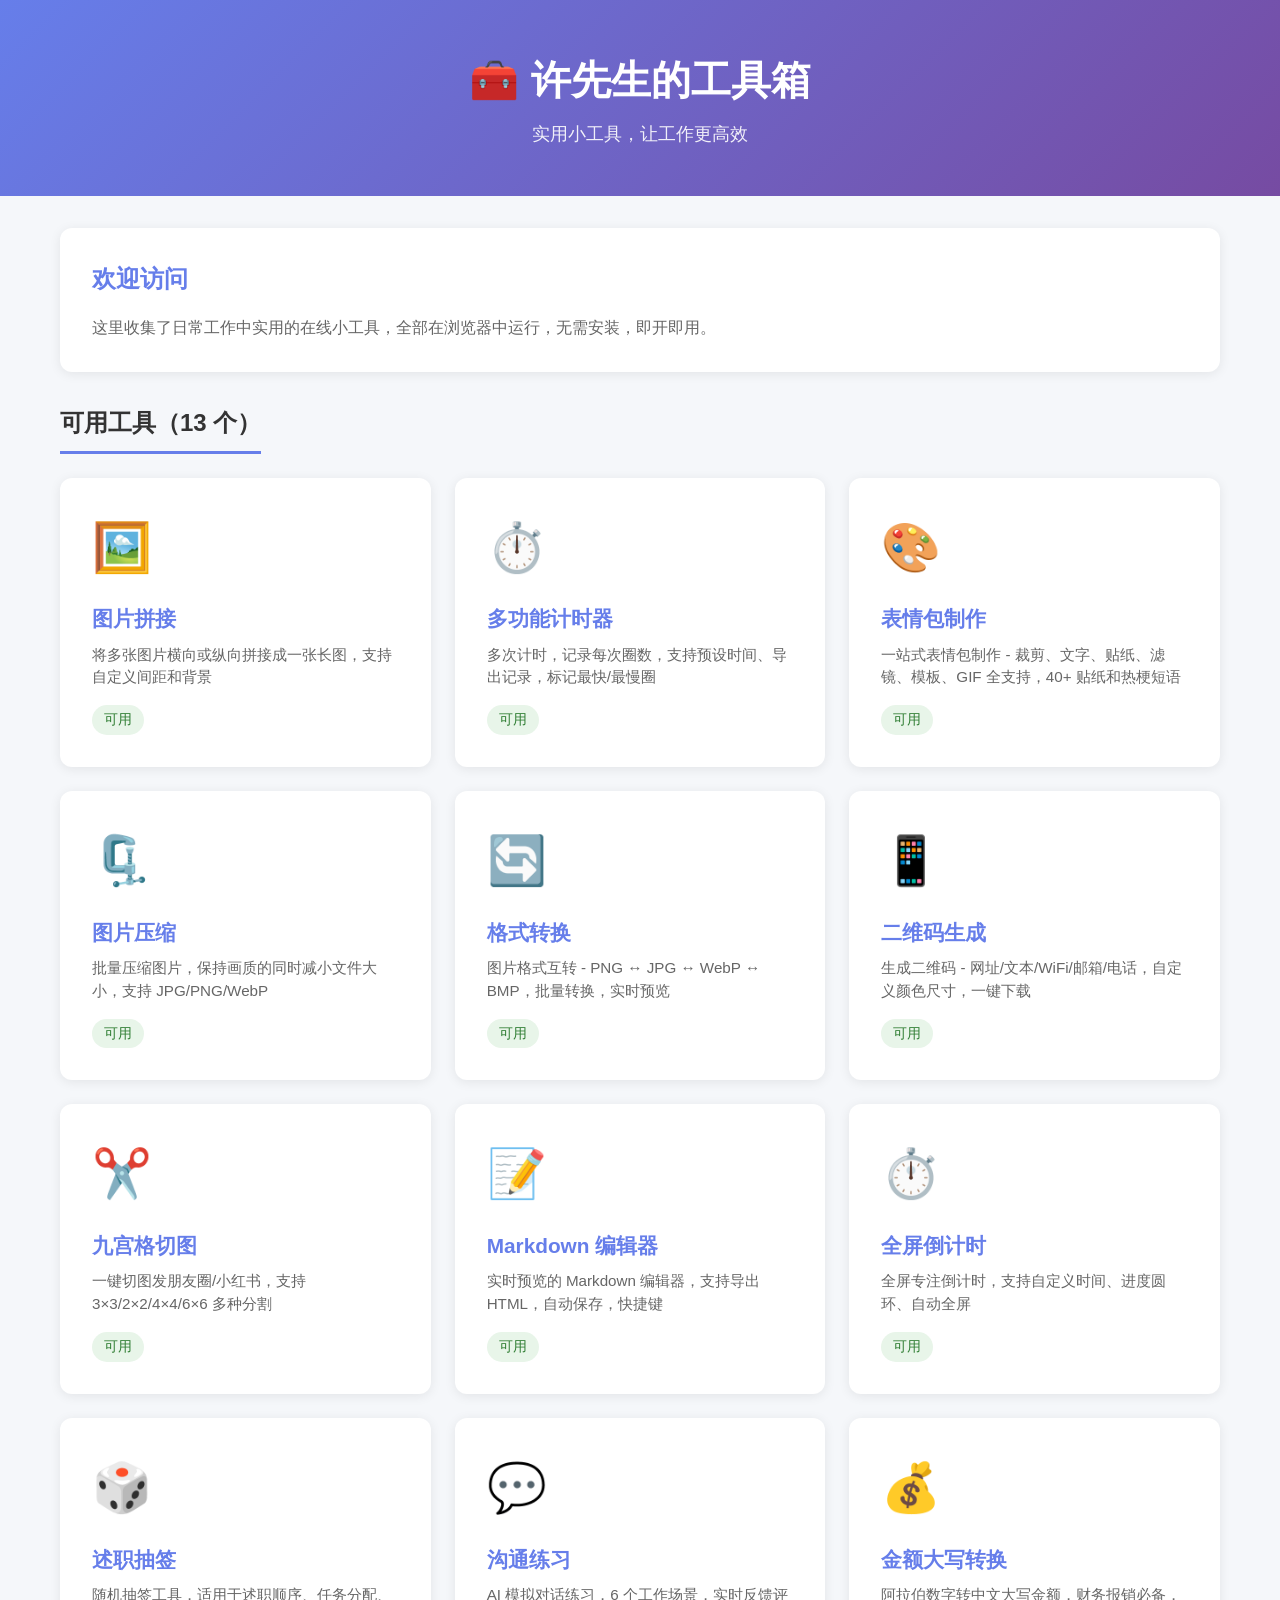
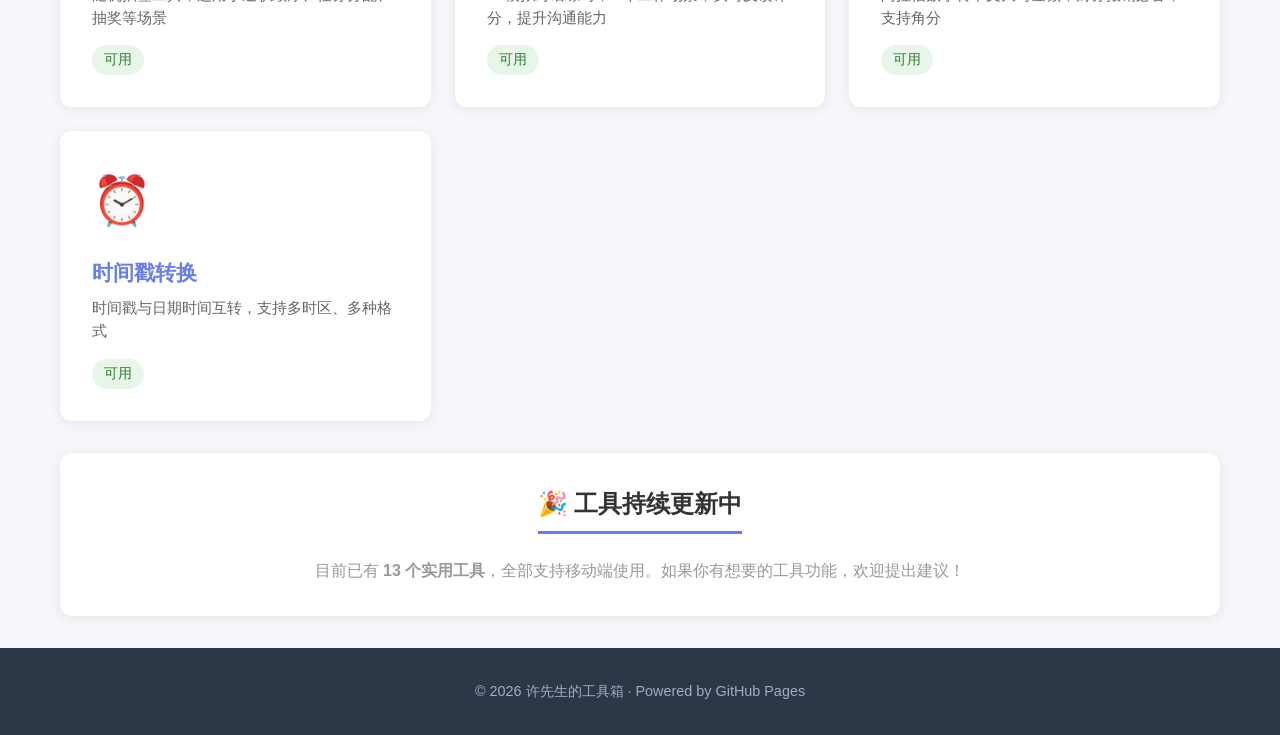
<file: index.html>
<!DOCTYPE html>
<html lang="zh-CN">
<head>
    <meta charset="UTF-8">
    <meta name="viewport" content="width=device-width, initial-scale=1.0">
    <title>许先生的工具箱</title>
    <link rel="stylesheet" href="assets/css/style.css">
</head>
<body>
    <div class="wrapper">
        <header class="header">
            <div class="container">
                <h1 class="site-title">🧰 许先生的工具箱</h1>
                <p class="site-slogan">实用小工具，让工作更高效</p>
            </div>
        </header>

        <main class="main">
            <div class="container">
                <section class="intro">
                    <h2>欢迎访问</h2>
                    <p>这里收集了日常工作中实用的在线小工具，全部在浏览器中运行，无需安装，即开即用。</p>
                </section>

                <section class="tools-grid">
                    <h2 class="section-title">可用工具（13 个）</h2>
                    <div class="tools-list">
                        <!-- 工具 1: 图片拼接 -->
                        <a href="tools/image-stitching/index.html" class="tool-card">
                            <div class="tool-icon">🖼️</div>
                            <h3 class="tool-name">图片拼接</h3>
                            <p class="tool-desc">将多张图片横向或纵向拼接成一张长图，支持自定义间距和背景</p>
                            <span class="tool-status">可用</span>
                        </a>

                        <!-- 工具 2: 多功能计时器 -->
                        <a href="tools/timer/index.html" class="tool-card">
                            <div class="tool-icon">⏱️</div>
                            <h3 class="tool-name">多功能计时器</h3>
                            <p class="tool-desc">多次计时，记录每次圈数，支持预设时间、导出记录，标记最快/最慢圈</p>
                            <span class="tool-status">可用</span>
                        </a>

                        <!-- 工具 3: 表情包制作 -->
                        <a href="tools/sticker-maker/index.html" class="tool-card">
                            <div class="tool-icon">🎨</div>
                            <h3 class="tool-name">表情包制作</h3>
                            <p class="tool-desc">一站式表情包制作 - 裁剪、文字、贴纸、滤镜、模板、GIF 全支持，40+ 贴纸和热梗短语</p>
                            <span class="tool-status">可用</span>
                        </a>

                        <!-- 工具 4: 图片压缩 -->
                        <a href="tools/image-compressor/index.html" class="tool-card">
                            <div class="tool-icon">🗜️</div>
                            <h3 class="tool-name">图片压缩</h3>
                            <p class="tool-desc">批量压缩图片，保持画质的同时减小文件大小，支持 JPG/PNG/WebP</p>
                            <span class="tool-status">可用</span>
                        </a>

                        <!-- 工具 5: 格式转换 -->
                        <a href="tools/format-converter/index.html" class="tool-card">
                            <div class="tool-icon">🔄</div>
                            <h3 class="tool-name">格式转换</h3>
                            <p class="tool-desc">图片格式互转 - PNG ↔ JPG ↔ WebP ↔ BMP，批量转换，实时预览</p>
                            <span class="tool-status">可用</span>
                        </a>

                        <!-- 工具 6: 二维码生成 -->
                        <a href="tools/qr-generator/index.html" class="tool-card">
                            <div class="tool-icon">📱</div>
                            <h3 class="tool-name">二维码生成</h3>
                            <p class="tool-desc">生成二维码 - 网址/文本/WiFi/邮箱/电话，自定义颜色尺寸，一键下载</p>
                            <span class="tool-status">可用</span>
                        </a>

                        <!-- 工具 7: 九宫格切图 -->
                        <a href="tools/nine-grid-cutter/index.html" class="tool-card">
                            <div class="tool-icon">✂️</div>
                            <h3 class="tool-name">九宫格切图</h3>
                            <p class="tool-desc">一键切图发朋友圈/小红书，支持 3×3/2×2/4×4/6×6 多种分割</p>
                            <span class="tool-status">可用</span>
                        </a>

                        <!-- 工具 8: Markdown 编辑器 -->
                        <a href="tools/markdown-editor/index.html" class="tool-card">
                            <div class="tool-icon">📝</div>
                            <h3 class="tool-name">Markdown 编辑器</h3>
                            <p class="tool-desc">实时预览的 Markdown 编辑器，支持导出 HTML，自动保存，快捷键</p>
                            <span class="tool-status">可用</span>
                        </a>

                        <!-- 工具 9: 全屏倒计时 -->
                        <a href="tools/fullscreen-countdown/index.html" class="tool-card">
                            <div class="tool-icon">⏱️</div>
                            <h3 class="tool-name">全屏倒计时</h3>
                            <p class="tool-desc">全屏专注倒计时，支持自定义时间、进度圆环、自动全屏</p>
                            <span class="tool-status">可用</span>
                        </a>

                        <!-- 工具 10: 述职抽签 -->
                        <a href="tools/presentation-lottery/index.html" class="tool-card">
                            <div class="tool-icon">🎲</div>
                            <h3 class="tool-name">述职抽签</h3>
                            <p class="tool-desc">随机抽签工具，适用于述职顺序、任务分配、抽奖等场景</p>
                            <span class="tool-status">可用</span>
                        </a>

                        <!-- 工具 11: 沟通练习 -->
                        <a href="tools/communication-practice/index.html" class="tool-card">
                            <div class="tool-icon">💬</div>
                            <h3 class="tool-name">沟通练习</h3>
                            <p class="tool-desc">AI 模拟对话练习，6 个工作场景，实时反馈评分，提升沟通能力</p>
                            <span class="tool-status">可用</span>
                        </a>

                        <!-- 工具 12: 金额大写转换 -->
                        <a href="tools/amount-converter/index.html" class="tool-card">
                            <div class="tool-icon">💰</div>
                            <h3 class="tool-name">金额大写转换</h3>
                            <p class="tool-desc">阿拉伯数字转中文大写金额，财务报销必备，支持角分</p>
                            <span class="tool-status">可用</span>
                        </a>

                        <!-- 工具 13: 时间戳转换 -->
                        <a href="tools/timestamp-converter/index.html" class="tool-card">
                            <div class="tool-icon">⏰</div>
                            <h3 class="tool-name">时间戳转换</h3>
                            <p class="tool-desc">时间戳与日期时间互转，支持多时区、多种格式</p>
                            <span class="tool-status">可用</span>
                        </a>
                    </div>
                </section>

                <section class="coming-soon">
                    <h2 class="section-title">🎉 工具持续更新中</h2>
                    <p>目前已有 <strong>13 个实用工具</strong>，全部支持移动端使用。如果你有想要的工具功能，欢迎提出建议！</p>
                </section>
            </div>
        </main>

        <footer class="footer">
            <div class="container">
                <p>&copy; 2026 许先生的工具箱 · Powered by GitHub Pages</p>
            </div>
        </footer>
    </div>
</body>
</html>
</file>
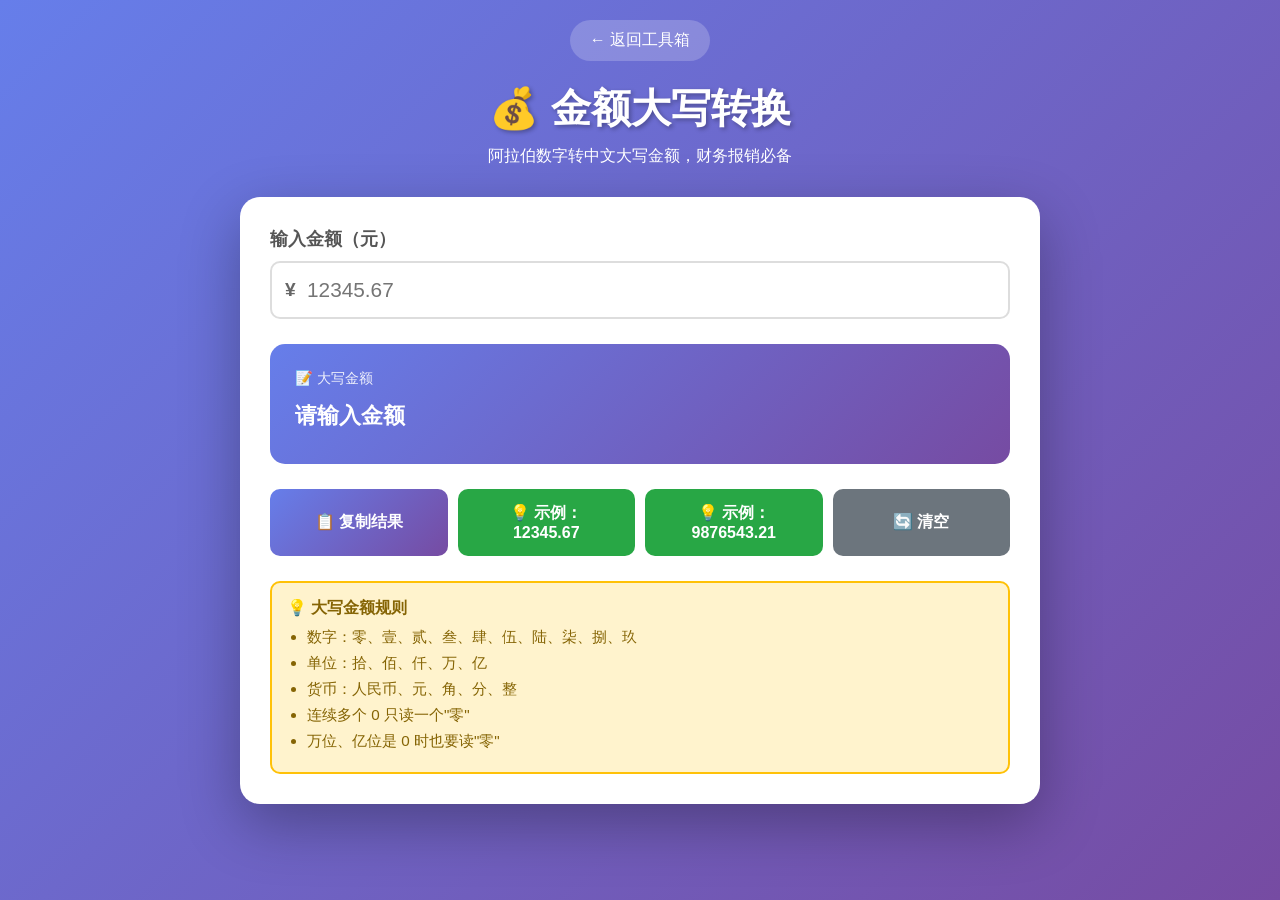
<file: tools/amount-converter/index.html>
<!DOCTYPE html>
<html lang="zh-CN">
<head>
    <meta charset="UTF-8">
    <meta name="viewport" content="width=device-width, initial-scale=1.0">
    <title>金额大写转换工具 - 许先生的工具箱</title>
    <style>
        * {
            margin: 0;
            padding: 0;
            box-sizing: border-box;
        }

        body {
            font-family: -apple-system, BlinkMacSystemFont, 'Segoe UI', Roboto, sans-serif;
            background: linear-gradient(135deg, #667eea 0%, #764ba2 100%);
            min-height: 100vh;
            padding: 20px;
        }

        .container {
            max-width: 800px;
            margin: 0 auto;
        }

        .header {
            text-align: center;
            color: white;
            margin-bottom: 30px;
        }

        .header h1 {
            font-size: 2.5em;
            margin-bottom: 10px;
            text-shadow: 2px 2px 4px rgba(0,0,0,0.3);
        }

        .back-btn {
            display: inline-block;
            background: rgba(255,255,255,0.2);
            color: white;
            padding: 10px 20px;
            border-radius: 25px;
            text-decoration: none;
            margin-bottom: 20px;
            transition: background 0.3s;
        }

        .back-btn:hover {
            background: rgba(255,255,255,0.3);
        }

        .main-content {
            background: white;
            border-radius: 20px;
            padding: 30px;
            box-shadow: 0 20px 60px rgba(0,0,0,0.3);
        }

        .input-group {
            margin-bottom: 25px;
        }

        .input-group label {
            display: block;
            margin-bottom: 10px;
            color: #555;
            font-weight: 600;
            font-size: 1.1em;
        }

        .input-wrapper {
            position: relative;
            display: flex;
            align-items: center;
        }

        .input-prefix {
            position: absolute;
            left: 15px;
            color: #666;
            font-size: 1.2em;
            font-weight: 600;
        }

        .input-group input {
            width: 100%;
            padding: 15px 15px 15px 35px;
            border: 2px solid #ddd;
            border-radius: 10px;
            font-size: 1.3em;
            transition: border-color 0.3s;
        }

        .input-group input:focus {
            outline: none;
            border-color: #667eea;
        }

        .result-box {
            background: linear-gradient(135deg, #667eea 0%, #764ba2 100%);
            color: white;
            padding: 25px;
            border-radius: 15px;
            margin-top: 25px;
            min-height: 120px;
        }

        .result-label {
            font-size: 0.9em;
            opacity: 0.9;
            margin-bottom: 10px;
        }

        .result-value {
            font-size: 1.4em;
            line-height: 1.6;
            font-weight: 600;
            word-break: break-all;
        }

        .btn-group {
            display: grid;
            grid-template-columns: repeat(auto-fit, minmax(150px, 1fr));
            gap: 10px;
            margin-top: 25px;
        }

        .btn {
            padding: 14px 20px;
            border: none;
            border-radius: 10px;
            cursor: pointer;
            font-size: 1em;
            font-weight: 600;
            transition: all 0.3s;
        }

        .btn-primary {
            background: linear-gradient(135deg, #667eea 0%, #764ba2 100%);
            color: white;
        }

        .btn-primary:hover {
            transform: translateY(-2px);
            box-shadow: 0 5px 15px rgba(102, 126, 234, 0.4);
        }

        .btn-secondary {
            background: #6c757d;
            color: white;
        }

        .btn-success {
            background: #28a745;
            color: white;
        }

        .tips {
            background: #fff3cd;
            border: 2px solid #ffc107;
            border-radius: 10px;
            padding: 15px;
            margin-top: 25px;
            color: #856404;
        }

        .tips-title {
            font-weight: 600;
            margin-bottom: 8px;
        }

        .tips ul {
            margin-left: 20px;
            font-size: 0.95em;
        }

        .tips li {
            margin: 5px 0;
        }

        .error-message {
            background: #f8d7da;
            color: #721c24;
            padding: 12px 15px;
            border-radius: 8px;
            margin-top: 15px;
            display: none;
        }

        .error-message.show {
            display: block;
        }

        /* 📱 移动端适配 */
        @media (max-width: 768px) {
            body { padding: 10px; }
            .header h1 { font-size: 1.8em; }
            .main-content { padding: 20px; }
            .input-group input { font-size: 1.1em; padding: 12px 12px 12px 30px; }
            .result-value { font-size: 1.2em; }
            .btn-group { grid-template-columns: 1fr 1fr; }
        }

        @media (max-width: 480px) {
            .header h1 { font-size: 1.5em; }
            .btn-group { grid-template-columns: 1fr; }
        }
    </style>
</head>
<body>
    <div class="container">
        <div class="header">
            <a href="../../index.html" class="back-btn">← 返回工具箱</a>
            <h1>💰 金额大写转换</h1>
            <p>阿拉伯数字转中文大写金额，财务报销必备</p>
        </div>

        <div class="main-content">
            <div class="input-group">
                <label>输入金额（元）</label>
                <div class="input-wrapper">
                    <span class="input-prefix">¥</span>
                    <input type="number" id="amountInput" placeholder="12345.67" step="0.01" min="0" max="999999999999.99" oninput="convertAmount()">
                </div>
                <div class="error-message" id="errorMessage"></div>
            </div>

            <div class="result-box">
                <div class="result-label">📝 大写金额</div>
                <div class="result-value" id="resultValue">请输入金额</div>
            </div>

            <div class="btn-group">
                <button class="btn btn-primary" onclick="copyResult()">📋 复制结果</button>
                <button class="btn btn-success" onclick="fillExample(12345.67)">💡 示例：12345.67</button>
                <button class="btn btn-success" onclick="fillExample(9876543.21)">💡 示例：9876543.21</button>
                <button class="btn btn-secondary" onclick="clearAll()">🔄 清空</button>
            </div>

            <div class="tips">
                <div class="tips-title">💡 大写金额规则</div>
                <ul>
                    <li>数字：零、壹、贰、叁、肆、伍、陆、柒、捌、玖</li>
                    <li>单位：拾、佰、仟、万、亿</li>
                    <li>货币：人民币、元、角、分、整</li>
                    <li>连续多个 0 只读一个"零"</li>
                    <li>万位、亿位是 0 时也要读"零"</li>
                </ul>
            </div>
        </div>
    </div>

    <script>
        const digits = ['零', '壹', '贰', '叁', '肆', '伍', '陆', '柒', '捌', '玖'];
        const units = ['', '拾', '佰', '仟'];
        const bigUnits = ['', '万', '亿', '兆'];

        function convertAmount() {
            const input = document.getElementById('amountInput').value;
            const errorDiv = document.getElementById('errorMessage');
            const resultDiv = document.getElementById('resultValue');

            if (!input) {
                resultDiv.textContent = '请输入金额';
                errorDiv.classList.remove('show');
                return;
            }

            const amount = parseFloat(input);
            
            if (isNaN(amount)) {
                errorDiv.textContent = '❌ 请输入有效的数字';
                errorDiv.classList.add('show');
                resultDiv.textContent = '无效输入';
                return;
            }

            if (amount < 0) {
                errorDiv.textContent = '❌ 金额不能为负数';
                errorDiv.classList.add('show');
                resultDiv.textContent = '无效输入';
                return;
            }

            if (amount > 999999999999.99) {
                errorDiv.textContent = '❌ 金额超出范围（最大 9999 亿）';
                errorDiv.classList.add('show');
                resultDiv.textContent = '超出范围';
                return;
            }

            errorDiv.classList.remove('show');

            // 分离整数和小数部分
            const yuan = Math.floor(amount);
            const fen = Math.round((amount - yuan) * 100);
            const jiao = Math.floor((amount - yuan) * 10);

            let result = '人民币';

            // 转换整数部分
            if (yuan === 0) {
                result += '零元';
            } else {
                result += convertInteger(yuan) + '元';
            }

            // 转换小数部分
            if (fen === 0) {
                result += '整';
            } else {
                if (jiao === 0) {
                    result += '零' + digits[fen % 10] + '分';
                } else if (fen % 10 === 0) {
                    result += digits[jiao] + '角';
                } else {
                    result += digits[jiao] + '角' + digits[fen % 10] + '分';
                }
            }

            resultDiv.textContent = result;
        }

        function convertInteger(num) {
            if (num === 0) return '零';

            let result = '';
            let zeroFlag = false;
            let unitPos = 0;

            while (num > 0) {
                const section = num % 10000;
                if (section !== 0) {
                    const sectionStr = convertSection(section);
                    if (zeroFlag) {
                        result = '零' + sectionStr + bigUnits[unitPos] + result;
                        zeroFlag = false;
                    } else {
                        result = sectionStr + bigUnits[unitPos] + result;
                    }
                } else {
                    if (!zeroFlag && result !== '') {
                        zeroFlag = true;
                    }
                }
                num = Math.floor(num / 10000);
                unitPos++;
            }

            return result;
        }

        function convertSection(num) {
            let result = '';
            let zeroFlag = true;
            let unitPos = 0;

            while (num > 0) {
                const digit = num % 10;
                if (digit !== 0) {
                    if (zeroFlag) {
                        result = digits[digit] + units[unitPos] + result;
                        zeroFlag = false;
                    } else {
                        result = digits[digit] + units[unitPos] + result;
                    }
                } else {
                    if (!zeroFlag) {
                        result = '零' + result;
                        zeroFlag = true;
                    }
                }
                num = Math.floor(num / 10);
                unitPos++;
            }

            // 去掉末尾的零
            if (result.endsWith('零')) {
                result = result.slice(0, -1);
            }

            return result;
        }

        function copyResult() {
            const text = document.getElementById('resultValue').textContent;
            if (text === '请输入金额' || text === '无效输入' || text === '超出范围') {
                alert('请先输入有效的金额');
                return;
            }

            navigator.clipboard.writeText(text).then(() => {
                showToast('✅ 已复制到剪贴板');
            }).catch(err => {
                alert('复制失败：' + err);
            });
        }

        function fillExample(amount) {
            document.getElementById('amountInput').value = amount;
            convertAmount();
        }

        function clearAll() {
            document.getElementById('amountInput').value = '';
            document.getElementById('resultValue').textContent = '请输入金额';
            document.getElementById('errorMessage').classList.remove('show');
        }

        function showToast(message) {
            const toast = document.createElement('div');
            toast.style.cssText = `
                position: fixed;
                top: 50%;
                left: 50%;
                transform: translate(-50%, -50%);
                background: rgba(0,0,0,0.8);
                color: white;
                padding: 20px 30px;
                border-radius: 10px;
                font-size: 1.1em;
                z-index: 1000;
            `;
            toast.textContent = message;
            document.body.appendChild(toast);
            setTimeout(() => toast.remove(), 2000);
        }

        // 初始化
        convertAmount();
    </script>
</body>
</html>
</file>
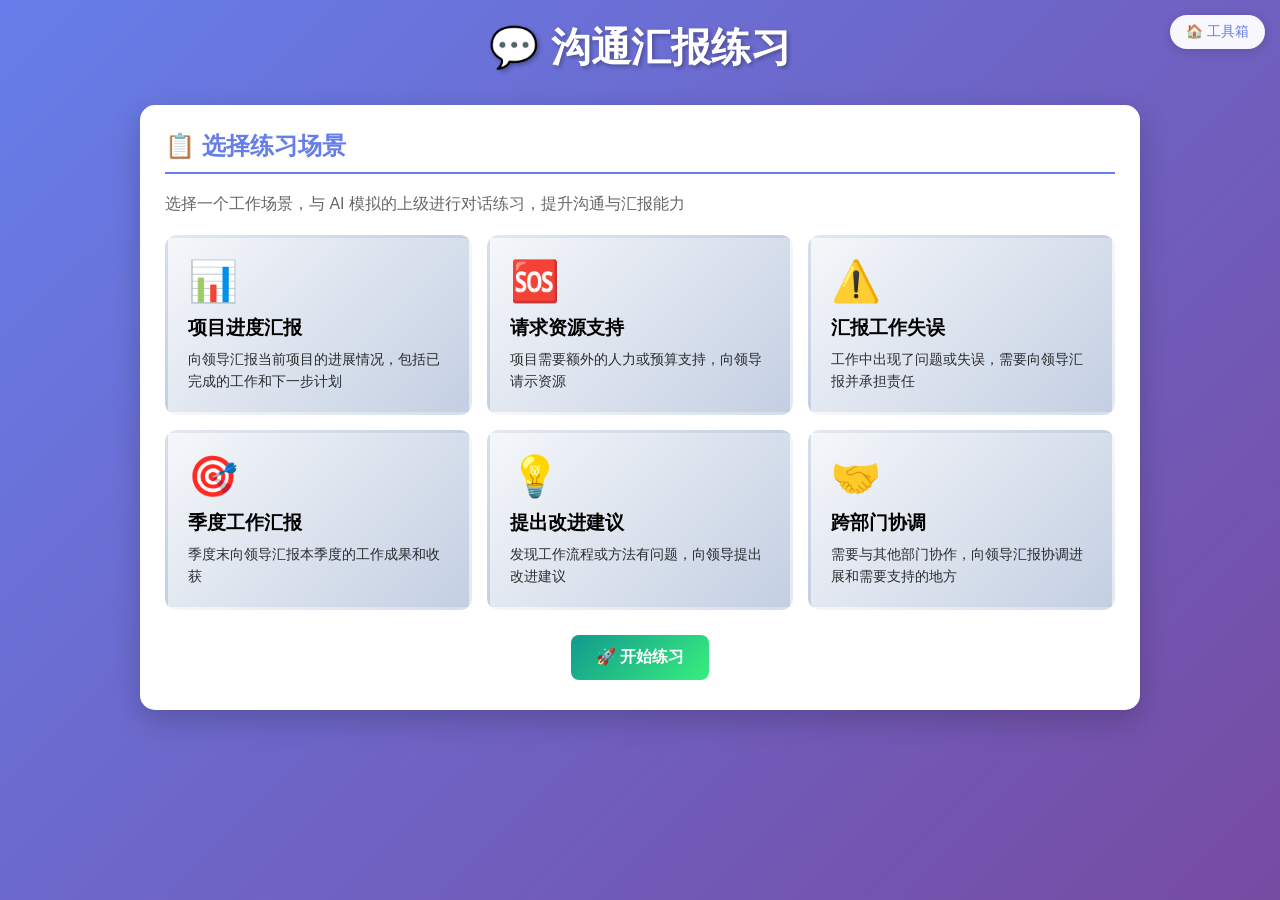
<file: tools/communication-practice/index.html>
<!DOCTYPE html>
<html lang="zh-CN">
<head>
    <meta charset="UTF-8">
    <meta name="viewport" content="width=device-width, initial-scale=1.0">
    <title>沟通汇报练习 - 许先生的工具箱</title>
    <style>
        * {
            margin: 0;
            padding: 0;
            box-sizing: border-box;
        }

        body {
            font-family: 'Microsoft YaHei', 'PingFang SC', sans-serif;
            background: linear-gradient(135deg, #667eea 0%, #764ba2 100%);
            min-height: 100vh;
            padding: 20px;
        }

        /* 返回按钮组 */
        .back-buttons {
            position: fixed;
            top: 15px;
            right: 15px;
            z-index: 1001;
            display: flex;
            gap: 10px;
        }

        .back-btn {
            display: inline-block;
            padding: 8px 16px;
            background: rgba(255,255,255,0.95);
            color: #667eea;
            text-decoration: none;
            border-radius: 20px;
            font-size: 0.85em;
            font-weight: 500;
            box-shadow: 0 2px 10px rgba(0,0,0,0.15);
            transition: all 0.3s;
            cursor: pointer;
            border: none;
        }

        .back-btn:hover {
            background: white;
            transform: translateY(-2px);
            box-shadow: 0 4px 15px rgba(102, 126, 234, 0.3);
        }

        .container {
            max-width: 1000px;
            margin: 0 auto;
        }

        h1 {
            text-align: center;
            color: white;
            font-size: 2.5em;
            margin-bottom: 30px;
            text-shadow: 2px 2px 4px rgba(0,0,0,0.3);
        }

        .card {
            background: white;
            border-radius: 15px;
            padding: 25px;
            box-shadow: 0 10px 30px rgba(0,0,0,0.2);
            margin-bottom: 20px;
        }

        .card h2 {
            color: #667eea;
            margin-bottom: 20px;
            font-size: 1.5em;
            border-bottom: 2px solid #667eea;
            padding-bottom: 10px;
        }

        /* 场景选择 */
        .scene-grid {
            display: grid;
            grid-template-columns: repeat(auto-fill, minmax(280px, 1fr));
            gap: 15px;
        }

        .scene-card {
            background: linear-gradient(135deg, #f5f7fa 0%, #c3cfe2 100%);
            border-radius: 12px;
            padding: 20px;
            cursor: pointer;
            transition: all 0.3s;
            border: 3px solid transparent;
        }

        .scene-card:hover {
            transform: translateY(-5px);
            box-shadow: 0 10px 30px rgba(102, 126, 234, 0.3);
            border-color: #667eea;
        }

        .scene-card.selected {
            background: linear-gradient(135deg, #667eea 0%, #764ba2 100%);
            color: white;
        }

        .scene-card.selected .scene-icon {
            filter: brightness(0) invert(1);
        }

        .scene-icon {
            font-size: 2.5em;
            margin-bottom: 10px;
        }

        .scene-title {
            font-size: 1.2em;
            font-weight: bold;
            margin-bottom: 8px;
        }

        .scene-desc {
            font-size: 0.9em;
            opacity: 0.8;
            line-height: 1.5;
        }

        /* 对话区域 */
        .chat-container {
            display: none;
        }

        .chat-header {
            display: flex;
            justify-content: space-between;
            align-items: center;
            margin-bottom: 20px;
            padding-bottom: 15px;
            border-bottom: 2px solid #667eea;
        }

        .chat-info h3 {
            color: #667eea;
            margin-bottom: 5px;
        }

        .chat-info p {
            color: #666;
            font-size: 0.9em;
        }

        .score-display {
            text-align: right;
        }

        .score-number {
            font-size: 2em;
            font-weight: bold;
            color: #667eea;
        }

        .score-label {
            color: #999;
            font-size: 0.9em;
        }

        .chat-messages {
            min-height: 400px;
            max-height: 500px;
            overflow-y: auto;
            padding: 20px;
            background: #f8f9fa;
            border-radius: 12px;
            margin-bottom: 20px;
        }

        .message {
            margin-bottom: 20px;
            display: flex;
            gap: 12px;
        }

        .message.user {
            flex-direction: row-reverse;
        }

        .message-avatar {
            width: 45px;
            height: 45px;
            border-radius: 50%;
            display: flex;
            align-items: center;
            justify-content: center;
            font-size: 1.5em;
            flex-shrink: 0;
        }

        .message.boss .message-avatar {
            background: linear-gradient(135deg, #667eea 0%, #764ba2 100%);
        }

        .message.user .message-avatar {
            background: linear-gradient(135deg, #11998e 0%, #38ef7d 100%);
        }

        .message-content {
            max-width: 70%;
            padding: 15px 20px;
            border-radius: 15px;
            line-height: 1.6;
        }

        .message.boss .message-content {
            background: white;
            border-bottom-left-radius: 5px;
        }

        .message.user .message-content {
            background: linear-gradient(135deg, #667eea 0%, #764ba2 100%);
            color: white;
            border-bottom-right-radius: 5px;
        }

        .message-time {
            font-size: 0.75em;
            color: #999;
            margin-top: 5px;
        }

        .message.user .message-time {
            text-align: right;
        }

        /* 输入区域 */
        .chat-input-area {
            display: flex;
            gap: 10px;
        }

        .chat-input {
            flex: 1;
            padding: 15px 20px;
            border: 2px solid #e2e8f0;
            border-radius: 12px;
            font-size: 1em;
            font-family: inherit;
            resize: none;
            min-height: 80px;
        }

        .chat-input:focus {
            outline: none;
            border-color: #667eea;
            box-shadow: 0 0 10px rgba(102, 126, 234, 0.2);
        }

        .send-btn {
            padding: 15px 30px;
            background: linear-gradient(135deg, #667eea 0%, #764ba2 100%);
            color: white;
            border: none;
            border-radius: 12px;
            font-size: 1em;
            font-weight: bold;
            cursor: pointer;
            transition: all 0.3s;
        }

        .send-btn:hover {
            transform: translateY(-2px);
            box-shadow: 0 5px 20px rgba(102, 126, 234, 0.4);
        }

        .send-btn:disabled {
            opacity: 0.5;
            cursor: not-allowed;
            transform: none;
        }

        /* 反馈面板 */
        .feedback-panel {
            display: none;
            background: linear-gradient(135deg, #e8f5e9 0%, #c8e6c9 100%);
            border: 2px solid #4caf50;
            border-radius: 12px;
            padding: 20px;
            margin-top: 20px;
        }

        .feedback-panel h3 {
            color: #2e7d32;
            margin-bottom: 15px;
            display: flex;
            align-items: center;
            gap: 10px;
        }

        /* 参考模板面板 */
        .template-panel {
            display: none;
            background: linear-gradient(135deg, #fff3e0 0%, #ffe0b2 100%);
            border: 2px solid #ff9800;
            border-radius: 12px;
            padding: 20px;
            margin-top: 15px;
            cursor: pointer;
            transition: box-shadow 0.3s;
        }

        .template-panel:hover {
            box-shadow: 0 5px 20px rgba(255, 152, 0, 0.3);
        }

        .template-panel h3 {
            color: #e65100;
            margin-bottom: 15px;
            display: flex;
            align-items: center;
            gap: 10px;
            font-size: 1.1em;
        }

        .template-example {
            background: white;
            border-left: 4px solid #ff9800;
            padding: 15px;
            border-radius: 8px;
            margin-bottom: 12px;
        }

        .template-label {
            font-size: 0.85em;
            color: #999;
            margin-bottom: 8px;
            display: flex;
            align-items: center;
            gap: 5px;
        }

        .template-text {
            color: #333;
            line-height: 1.8;
            font-size: 0.95em;
        }

        .template-tips {
            background: rgba(255, 152, 0, 0.1);
            padding: 12px;
            border-radius: 8px;
            margin-top: 12px;
        }

        .template-tips-title {
            font-size: 0.85em;
            color: #e65100;
            font-weight: bold;
            margin-bottom: 8px;
        }

        .template-tips ul {
            margin: 0;
            padding-left: 20px;
            color: #555;
            font-size: 0.9em;
            line-height: 1.8;
        }

        .feedback-item {
            margin-bottom: 15px;
        }

        .feedback-label {
            font-weight: bold;
            color: #333;
            margin-bottom: 5px;
        }

        .feedback-text {
            color: #555;
            line-height: 1.6;
        }

        .rating-stars {
            color: #ffc107;
            font-size: 1.5em;
        }

        /* 按钮样式 */
        .btn {
            padding: 12px 25px;
            border: none;
            border-radius: 8px;
            cursor: pointer;
            font-size: 1em;
            font-weight: bold;
            transition: all 0.3s;
            margin: 5px;
        }

        .btn-primary {
            background: linear-gradient(135deg, #667eea 0%, #764ba2 100%);
            color: white;
        }

        .btn-success {
            background: linear-gradient(135deg, #11998e 0%, #38ef7d 100%);
            color: white;
        }

        .btn-secondary {
            background: #6c757d;
            color: white;
        }

        .btn-warning {
            background: linear-gradient(135deg, #f093fb 0%, #f5576c 100%);
            color: white;
        }

        .btn:hover {
            transform: translateY(-2px);
            box-shadow: 0 5px 15px rgba(0,0,0,0.2);
        }

        /* 隐藏类 */
        .hidden {
            display: none;
        }

        /* 响应式 */
        @media (max-width: 768px) {
            .message-content {
                max-width: 85%;
            }

            .scene-grid {
                grid-template-columns: 1fr;
            }
        }
    </style>
</head>
<body>
    <!-- 返回按钮 -->
    <div class="back-buttons">
        <button class="back-btn" onclick="backToScenes()" id="backToScenesBtn" style="display: none;">📋 选择场景</button>
        <a href="../../index.html" class="back-btn">🏠 工具箱</a>
    </div>

    <div class="container">
        <h1>💬 沟通汇报练习</h1>

        <!-- 场景选择 -->
        <div class="card" id="sceneSelectCard">
            <h2>📋 选择练习场景</h2>
            <p style="color: #666; margin-bottom: 20px;">
                选择一个工作场景，与 AI 模拟的上级进行对话练习，提升沟通与汇报能力
            </p>
            <div class="scene-grid" id="sceneGrid">
                <!-- 场景由 JS 生成 -->
            </div>
            <div style="margin-top: 20px; text-align: center;">
                <button class="btn btn-success" onclick="startPractice()" id="startBtn" disabled>🚀 开始练习</button>
            </div>
        </div>

        <!-- 对话区域 -->
        <div class="card chat-container" id="chatContainer">
            <div class="chat-header">
                <div class="chat-info">
                    <h3 id="chatSceneTitle">场景标题</h3>
                    <p id="chatSceneDesc">场景描述</p>
                </div>
                <div class="score-display">
                    <div class="score-number" id="scoreNumber">0</div>
                    <div class="score-label">当前得分</div>
                </div>
            </div>

            <div class="chat-messages" id="chatMessages">
                <!-- 对话消息 -->
            </div>

            <div class="chat-input-area">
                <textarea class="chat-input" id="chatInput" placeholder="请输入你的回复..." rows="3"></textarea>
                <button class="send-btn" onclick="sendMessage()" id="sendBtn">发送</button>
            </div>

            <div class="feedback-panel" id="feedbackPanel">
                <h3>📊 对话反馈</h3>
                <div class="feedback-item">
                    <div class="feedback-label">表达方式</div>
                    <div class="feedback-text" id="feedbackExpression"></div>
                </div>
                <div class="feedback-item">
                    <div class="feedback-label">改进建议</div>
                    <div class="feedback-text" id="feedbackSuggestion"></div>
                </div>
                <div class="feedback-item">
                    <div class="feedback-label">评分</div>
                    <div class="rating-stars" id="feedbackStars"></div>
                </div>
            </div>

            <div class="template-panel" id="templatePanel">
                <h3>💡 参考回复模板</h3>
                <div class="template-example">
                    <div class="template-label">📝 你可以这样回复：</div>
                    <div class="template-text" id="templateText"></div>
                </div>
                <div class="template-tips">
                    <div class="template-tips-title">✨ 这个回复好在哪里：</div>
                    <ul id="templateTips"></ul>
                </div>
            </div>

            <div style="margin-top: 20px; text-align: center;">
                <button class="btn btn-warning" onclick="endPractice()" id="endBtn">🏁 结束练习</button>
                <button class="btn btn-secondary" onclick="restartPractice()" id="restartBtn" style="display: none;">🔄 重新开始</button>
            </div>
        </div>
    </div>

    <script>
        // ==================== 场景数据 ====================
        const scenes = [
            {
                id: 1,
                icon: '📊',
                title: '项目进度汇报',
                desc: '向领导汇报当前项目的进展情况，包括已完成的工作和下一步计划',
                role: '部门经理',
                opening: '你好，听说你负责的项目正在进行中，现在进展怎么样了？',
                tips: ['清晰说明完成进度', '突出关键成果', '说明遇到的问题和解决方案', '给出明确的下一步计划'],
                templates: [
                    {
                        text: '领导好，目前项目整体进度完成了约 70%。已完成的工作包括：1）核心功能开发完毕，已通过测试；2）用户界面优化完成；3）文档编写完成 80%。遇到的主要问题是第三方接口响应较慢，我们已经增加了缓存机制来优化。下一步计划：本周内完成剩余文档，下周一开始内部测试，预计两周后可以上线。',
                        tips: ['使用具体数据（70%、80%）', '分点说明已完成工作（1、2、3）', '说明问题及解决方案', '给出明确的时间节点']
                    },
                    {
                        text: '项目按计划推进中，目前三个主要模块已完成两个，进度符合预期。关键成果是上周我们攻克了技术难点，性能提升了 50%。风险点是设计团队人手紧张，可能影响下周的 UI 评审。我建议是否可以临时借调一名设计师支持一周？',
                        tips: ['对比计划说明进度', '突出关键成果和数据', '提前说明风险', '主动提出建议方案']
                    }
                ]
            },
            {
                id: 2,
                icon: '🆘',
                title: '请求资源支持',
                desc: '项目需要额外的人力或预算支持，向领导请示资源',
                role: '部门总监',
                opening: '你之前提到的资源需求，我想再详细了解一下具体情况？',
                tips: ['说明资源需求的具体原因', '量化资源投入的预期收益', '提供多个方案供选择', '说明不增加资源的風險'],
                templates: [
                    {
                        text: '感谢领导关注。目前项目进入关键阶段，我们评估需要增加 2 名开发人员支持 1 个月。原因有两个：1）客户临时增加了两个功能需求；2）原定上线时间提前了两周。投入产出比方面，增加人力后可以保证按时上线，预计带来 50 万的合同收入。如果不增加人手，我们有两个备选方案：A）推迟上线时间 2 周；B）先上线核心功能，次要功能延后。建议优先方案 A，您看如何？',
                        tips: ['说明具体原因（1、2）', '量化收益（50 万）', '提供多个方案（A/B）', '给出推荐建议']
                    },
                    {
                        text: '我们需要申请 5 万元的额外预算用于服务器扩容。原因是用户增长超出预期，当前服务器负载已达 85%，存在宕机风险。扩容后可以支持 5 倍用户增长，保障双十一活动顺利进行。如果不扩容，活动期间宕机风险约 70%，可能影响约 200 万交易额。',
                        tips: ['明确申请金额', '用数据说明紧迫性（85%）', '说明投入效果（5 倍）', '量化不投入的风险（70%、200 万）']
                    }
                ]
            },
            {
                id: 3,
                icon: '⚠️',
                title: '汇报工作失误',
                desc: '工作中出现了问题或失误，需要向领导汇报并承担责任',
                role: '直属上级',
                opening: '我听说项目出了些问题，你来说说具体情况吧。',
                tips: ['主动承认错误，不推卸责任', '说明问题的具体原因', '提出补救措施', '说明如何避免再次发生'],
                templates: [
                    {
                        text: '领导，这次问题主要责任在我。原因是我没有在上线前做充分的回归测试，导致旧功能出现了兼容性问题。目前已经采取的补救措施：1）已回滚到上一版本，服务恢复正常；2）团队正在修复 bug，预计 2 小时内可以重新上线；3）已安排专人测试验证。为避免再次发生，我会：1）建立上线检查清单；2）增加自动化测试覆盖率；3）重要更新安排双人复核。这次教训很深刻，我会认真反思。',
                        tips: ['主动承担责任', '说明具体原因', '列出已采取的措施（1、2、3）', '说明预防措施', '表达反思态度']
                    },
                    {
                        text: '抱歉领导，这个失误是我的责任。我在需求评审时没有充分评估技术风险，导致开发周期估算过于乐观。现在已经和客户沟通，争取到了 1 周的缓冲时间。团队正在加班赶工，可以追回部分进度。后续我会建立更严格的需求评估流程，类似情况不会再发生。',
                        tips: ['主动道歉并承担责任', '说明原因', '说明补救进展', '说明预防措施']
                    }
                ]
            },
            {
                id: 4,
                icon: '🎯',
                title: '季度工作汇报',
                desc: '季度末向领导汇报本季度的工作成果和收获',
                role: '部门经理',
                opening: '这个季度辛苦了，来聊聊你这季度的工作情况和收获吧。',
                tips: ['用数据说话，量化成果', '突出对团队/公司的贡献', '说明个人成长和学习', '提出下季度的目标和计划'],
                templates: [
                    {
                        text: '感谢领导关心。本季度我主要负责了三个项目：1）A 项目如期上线，用户满意度 95%，带来 30 万收入；2）B 项目优化了核心流程，效率提升 40%；3）C 项目完成了前期调研和技术验证。个人成长方面，学习了新技术 X，并应用到项目中。下季度计划：1）推进 A 项目的二期开发；2）将 B 项目的优化经验推广到其他产品线；3）培养一名新人。希望能在技术深度和团队贡献上都有更大提升。',
                        tips: ['分项目说明成果', '用数据量化（95%、30 万、40%）', '说明个人学习', '列出下季度计划（1、2、3）']
                    },
                    {
                        text: '本季度完成了 5 个需求开发，代码质量评分团队第一。主导的技术分享获得同事好评。不足的是在跨部门沟通上还可以更好。下季度目标是：1）负责一个完整模块的架构设计；2）发表一篇技术文章；3）帮助新人快速上手。',
                        tips: ['量化成果（5 个、第一）', '说明亮点（技术分享）', '坦诚不足', '明确下季度目标']
                    }
                ]
            },
            {
                id: 5,
                icon: '💡',
                title: '提出改进建议',
                desc: '发现工作流程或方法有问题，向领导提出改进建议',
                role: '部门主管',
                opening: '你说有个想法想跟我聊聊？说说看是什么。',
                tips: ['说明现状和存在的问题', '提出具体的改进方案', '说明预期效果和收益', '考虑实施的可行性'],
                templates: [
                    {
                        text: '领导，我发现目前的周报流程比较耗时，每人平均需要 2 小时整理。我建议引入自动化工具，从系统直接生成数据报表。实施成本：需要 3 天开发时间。预期效果：1）每人每周节省 1.5 小时；2）数据准确性提升；3）管理层可以实时查看。团队 10 人算，每周节省 15 小时，一年就是 780 小时。我已经做了技术验证，可行性很高。您看是否可以尝试？',
                        tips: ['说明现状问题（2 小时）', '提出具体方案', '量化效果（1.5 小时、780 小时）', '说明已验证可行性', '征求领导意见']
                    },
                    {
                        text: '我建议优化代码评审流程。目前的问题是评审周期长（平均 3 天），且问题发现率低。建议：1）建立评审检查清单；2）小批量多次评审；3）引入自动化代码扫描。预期可以将评审周期缩短到 1 天，问题发现率提升 50%。可以先在一个小组试点，效果好再推广。',
                        tips: ['说明现状问题（3 天）', '列出具体方案（1、2、3）', '量化预期效果', '建议试点验证']
                    }
                ]
            },
            {
                id: 6,
                icon: '🤝',
                title: '跨部门协调',
                desc: '需要与其他部门协作，向领导汇报协调进展和需要支持的地方',
                role: '项目负责人',
                opening: '跨部门协作的事情进展如何？有什么需要我帮忙协调的吗？',
                tips: ['说明协作的目标和进展', '指出遇到的障碍', '明确需要的支持', '提出具体的协调建议'],
                templates: [
                    {
                        text: '目前和设计部门的协作整体顺利，已完成 80% 的设计稿。遇到的障碍是：1）他们临时插入了优先级更高的项目；2）我们这边需求有两次变更。需要您支持的是：1）帮忙确认设计资源的优先级；2）协调下周一次三方会议，对齐最终交付时间。建议会议时间定在下周二或周三，您看哪个时间方便？',
                        tips: ['说明进展（80%）', '说明障碍（1、2）', '明确需要的支持（1、2）', '提出具体建议（时间）']
                    },
                    {
                        text: '和市场部的协作遇到一些挑战。主要问题是双方对需求理解不一致，导致方案反复修改。建议由您牵头开一个 kickoff 会议，明确项目目标和各自职责。我已经准备了需求文档初稿，会前可以发给大家预览。',
                        tips: ['说明问题本质', '提出解决建议', '说明已做准备']
                    }
                ]
            }
        ];

        // ==================== 状态管理 ====================
        let selectedScene = null;
        let conversation = [];
        let score = 0;
        let turnCount = 0;
        let isPracticeEnded = false;

        // ==================== 初始化 ====================
        window.addEventListener('DOMContentLoaded', function() {
            renderScenes();
        });

        // ==================== 场景选择 ====================
        function renderScenes() {
            const grid = document.getElementById('sceneGrid');
            grid.innerHTML = scenes.map(scene => `
                <div class="scene-card" onclick="selectScene(${scene.id})" id="scene${scene.id}">
                    <div class="scene-icon">${scene.icon}</div>
                    <div class="scene-title">${scene.title}</div>
                    <div class="scene-desc">${scene.desc}</div>
                </div>
            `).join('');
        }

        function selectScene(id) {
            // 清除之前的选择
            document.querySelectorAll('.scene-card').forEach(card => {
                card.classList.remove('selected');
            });

            // 选择新场景
            selectedScene = scenes.find(s => s.id === id);
            document.getElementById(`scene${id}`).classList.add('selected');
            document.getElementById('startBtn').disabled = false;
        }

        function startPractice() {
            if (!selectedScene) return;

            // 切换显示
            document.getElementById('sceneSelectCard').style.display = 'none';
            document.getElementById('chatContainer').style.display = 'block';
            document.getElementById('backToScenesBtn').style.display = 'block';

            // 设置场景信息
            document.getElementById('chatSceneTitle').textContent = `${selectedScene.icon} ${selectedScene.title}`;
            document.getElementById('chatSceneDesc').textContent = `模拟对象：${selectedScene.role}`;

            // 重置状态
            conversation = [];
            score = 0;
            turnCount = 0;
            isPracticeEnded = false;
            updateScore(0);

            // 添加开场白
            addMessage('boss', selectedScene.opening);

            // 滚动到底部
            scrollToBottom();
        }

        function backToScenes() {
            if (turnCount > 0 && !isPracticeEnded) {
                if (!confirm('当前练习还未结束，确定要返回场景选择吗？')) return;
            }
            document.getElementById('sceneSelectCard').style.display = 'block';
            document.getElementById('chatContainer').style.display = 'none';
            document.getElementById('backToScenesBtn').style.display = 'none';
            document.getElementById('feedbackPanel').style.display = 'none';
            document.getElementById('restartBtn').style.display = 'inline-block';
        }

        // ==================== 对话逻辑 ====================
        function addMessage(type, content) {
            const messages = document.getElementById('chatMessages');
            const time = new Date().toLocaleTimeString('zh-CN', { hour: '2-digit', minute: '2-digit' });
            
            const messageDiv = document.createElement('div');
            messageDiv.className = `message ${type}`;
            messageDiv.innerHTML = `
                <div class="message-avatar">${type === 'boss' ? '👔' : '👤'}</div>
                <div>
                    <div class="message-content">${content}</div>
                    <div class="message-time">${time}</div>
                </div>
            `;
            
            messages.appendChild(messageDiv);
            conversation.push({ type, content, time });
            scrollToBottom();
        }

        function sendMessage() {
            const input = document.getElementById('chatInput');
            const content = input.value.trim();
            
            if (!content || isPracticeEnded) return;

            // 添加用户消息
            addMessage('user', content);
            input.value = '';

            // 增加轮次
            turnCount++;

            // 模拟 AI 回复（延迟）
            setTimeout(() => {
                generateResponse(content);
            }, 1000 + Math.random() * 1000);
        }

        function generateResponse(userContent) {
            // 简单的情绪和关键词分析
            const analysis = analyzeContent(userContent);
            
            // 更新分数
            const turnScore = calculateTurnScore(analysis);
            score += turnScore;
            updateScore(score);

            // 生成回复
            const response = generateBossResponse(analysis, turnCount);
            addMessage('boss', response);

            // 显示参考模板（每轮都显示）
            showTemplate();

            // 显示反馈（每 3 轮显示一次）
            if (turnCount % 3 === 0 && turnCount > 0) {
                showFeedback(analysis);
            }

            scrollToBottom();
        }

        function analyzeContent(content) {
            // 关键词分析
            const positiveKeywords = ['完成', '已经', '好的', '明白', '计划', '方案', '数据', '结果', '进展', '解决'];
            const negativeKeywords = ['不知道', '可能', '大概', '应该', '问题', '困难', '但是', '不过'];
            const actionKeywords = ['会', '将', '马上', '立即', '今天', '明天', '本周'];
            
            const positiveCount = positiveKeywords.filter(k => content.includes(k)).length;
            const negativeCount = negativeKeywords.filter(k => content.includes(k)).length;
            const actionCount = actionKeywords.filter(k => content.includes(k)).length;

            // 长度分析
            const length = content.length;
            const hasData = /\d+/.test(content); // 是否包含数字
            const hasStructure = content.includes('首先') || content.includes('其次') || content.includes('最后') || content.includes('第一') || content.includes('第二');

            return {
                positive: positiveCount,
                negative: negativeCount,
                action: actionCount,
                length,
                hasData,
                hasStructure,
                confidence: positiveCount - negativeCount + actionCount
            };
        }

        function calculateTurnScore(analysis) {
            let score = 5; // 基础分
            
            // 积极词汇加分
            score += Math.min(analysis.positive * 1.5, 6);
            
            // 消极词汇减分
            score -= Math.min(analysis.negative * 1, 4);
            
            // 行动词汇加分
            score += Math.min(analysis.action * 2, 6);
            
            // 长度适中加分
            if (analysis.length > 20 && analysis.length < 200) score += 2;
            
            // 有数据加分
            if (analysis.hasData) score += 3;
            
            // 有结构加分
            if (analysis.hasStructure) score += 2;

            return Math.max(1, Math.min(15, Math.round(score)));
        }

        function generateBossResponse(analysis, turn) {
            const responses = {
                positive: [
                    '好的，我了解了。',
                    '嗯，继续说。',
                    '这个思路不错。',
                    '很好，我认可你的想法。',
                    '明白了，你做得很好。'
                ],
                neutral: [
                    '嗯，然后呢？',
                    '还有其他要补充的吗？',
                    '我听着，继续。',
                    '好的，请继续说明。',
                    '嗯，明白了。'
                ],
                probing: [
                    '能具体说说吗？',
                    '这个数据是怎么来的？',
                    '你有什么具体的计划吗？',
                    '如果遇到这个问题，你打算怎么处理？',
                    '能给我一个更详细的时间表吗？'
                ],
                encouraging: [
                    '很好，继续保持！',
                    '你的思考很全面。',
                    '这个方案很可行。',
                    '我看好你的计划。',
                    '做得不错，继续推进吧。'
                ]
            };

            // 根据分析选择回复类型
            if (analysis.confidence > 3) {
                return responses.encouraging[Math.floor(Math.random() * responses.encouraging.length)];
            } else if (analysis.confidence > 0) {
                return responses.positive[Math.floor(Math.random() * responses.positive.length)];
            } else if (analysis.hasData || analysis.hasStructure) {
                return responses.probing[Math.floor(Math.random() * responses.probing.length)];
            } else {
                return responses.neutral[Math.floor(Math.random() * responses.neutral.length)];
            }
        }

        function updateScore(newScore) {
            document.getElementById('scoreNumber').textContent = newScore;
        }

        function showFeedback(analysis) {
            const panel = document.getElementById('feedbackPanel');
            const expression = document.getElementById('feedbackExpression');
            const suggestion = document.getElementById('feedbackSuggestion');
            const stars = document.getElementById('feedbackStars');

            // 表达方式反馈
            if (analysis.confidence > 3) {
                expression.textContent = '表达清晰、积极，展现了良好的沟通态度和专业性。';
            } else if (analysis.confidence > 0) {
                expression.textContent = '表达较为清晰，可以适当增加具体数据和行动计划。';
            } else {
                expression.textContent = '表达略显模糊，建议更明确地说明情况和计划。';
            }

            // 改进建议
            const suggestions = [];
            if (!analysis.hasData) {
                suggestions.push('• 增加具体数据支撑观点');
            }
            if (!analysis.hasStructure) {
                suggestions.push('• 使用结构化表达（首先、其次、最后）');
            }
            if (analysis.negative > analysis.positive) {
                suggestions.push('• 减少模糊词汇，增加确定性表达');
            }
            if (analysis.action === 0) {
                suggestions.push('• 增加明确的行动计划和时间节点');
            }
            if (analysis.length < 20) {
                suggestions.push('• 回复可以更详细一些，提供更多信息');
            }

            suggestion.textContent = suggestions.length > 0 
                ? suggestions.join('\n') 
                : '继续保持！你的表达已经很清晰了。';

            // 星级评分
            const avgScore = score / turnCount;
            const starCount = avgScore >= 12 ? 5 : avgScore >= 10 ? 4 : avgScore >= 8 ? 3 : avgScore >= 6 ? 2 : 1;
            stars.textContent = '⭐'.repeat(starCount) + '☆'.repeat(5 - starCount);

            panel.style.display = 'block';
            setTimeout(() => {
                panel.style.display = 'none';
            }, 8000);
        }

        function endPractice() {
            if (turnCount === 0) {
                alert('还没有开始对话呢！');
                return;
            }

            isPracticeEnded = true;
            document.getElementById('endBtn').style.display = 'none';
            document.getElementById('restartBtn').style.display = 'inline-block';
            document.getElementById('templatePanel').style.display = 'none';

            // 显示最终反馈
            showFinalFeedback();
        }

        let hideTemplateTimer = null;

        function showTemplate() {
            if (!selectedScene || !selectedScene.templates) return;

            const panel = document.getElementById('templatePanel');
            const templateText = document.getElementById('templateText');
            const templateTips = document.getElementById('templateTips');

            // 随机选择一个模板
            const templates = selectedScene.templates;
            const template = templates[Math.floor(Math.random() * templates.length)];

            templateText.textContent = template.text;
            templateTips.innerHTML = template.tips.map(tip => `<li>${tip}</li>`).join('');

            panel.style.display = 'block';

            // 清除之前的定时器
            if (hideTemplateTimer) clearTimeout(hideTemplateTimer);

            // 添加鼠标悬停事件 - 悬停时不隐藏
            panel.onmouseenter = function() {
                if (hideTemplateTimer) clearTimeout(hideTemplateTimer);
            };

            panel.onmouseleave = function() {
                // 鼠标离开后 2 秒隐藏
                hideTemplateTimer = setTimeout(() => {
                    panel.style.display = 'none';
                }, 2000);
            };

            // 30 秒后自动隐藏（防止一直占用空间）
            hideTemplateTimer = setTimeout(() => {
                panel.style.display = 'none';
            }, 30000);
        }

        function showFinalFeedback() {
            const avgScore = score / turnCount;
            const panel = document.getElementById('feedbackPanel');
            const expression = document.getElementById('feedbackExpression');
            const suggestion = document.getElementById('feedbackSuggestion');
            const stars = document.getElementById('feedbackStars');

            expression.textContent = `练习完成！共对话 ${turnCount} 轮，平均得分 ${avgScore.toFixed(1)} 分。`;
            
            let finalSuggestion = `📊 练习总结：\n`;
            finalSuggestion += `• 总得分：${score} 分\n`;
            finalSuggestion += `• 平均得分：${avgScore.toFixed(1)} 分/轮\n`;
            finalSuggestion += `• 对话轮次：${turnCount} 轮\n\n`;
            
            if (avgScore >= 12) {
                finalSuggestion += '🌟 表现优秀！你的沟通表达清晰、结构化，善于使用数据和行动计划。继续保持！';
            } else if (avgScore >= 8) {
                finalSuggestion += '👍 表现良好！整体沟通流畅，可以在数据支撑和结构化表达上继续提升。';
            } else {
                finalSuggestion += '📚 需要加油！建议多练习结构化表达，增加具体数据和明确的行动计划。';
            }

            suggestion.textContent = finalSuggestion;

            const starCount = avgScore >= 12 ? 5 : avgScore >= 10 ? 4 : avgScore >= 8 ? 3 : avgScore >= 6 ? 2 : 1;
            stars.textContent = '⭐'.repeat(starCount) + '☆'.repeat(5 - starCount);

            panel.style.display = 'block';
        }

        function restartPractice() {
            document.getElementById('chatMessages').innerHTML = '';
            document.getElementById('feedbackPanel').style.display = 'none';
            document.getElementById('templatePanel').style.display = 'none';
            document.getElementById('endBtn').style.display = 'inline-block';
            document.getElementById('restartBtn').style.display = 'none';
            document.getElementById('chatInput').value = '';
            
            conversation = [];
            score = 0;
            turnCount = 0;
            isPracticeEnded = false;
            updateScore(0);

            if (selectedScene) {
                addMessage('boss', selectedScene.opening);
            }
        }

        function scrollToBottom() {
            const messages = document.getElementById('chatMessages');
            messages.scrollTop = messages.scrollHeight;
        }

        // 监听回车键发送
        document.getElementById('chatInput').addEventListener('keydown', function(e) {
            if (e.key === 'Enter' && !e.shiftKey) {
                e.preventDefault();
                sendMessage();
            }
        });
    </script>
</body>
</html>
</file>
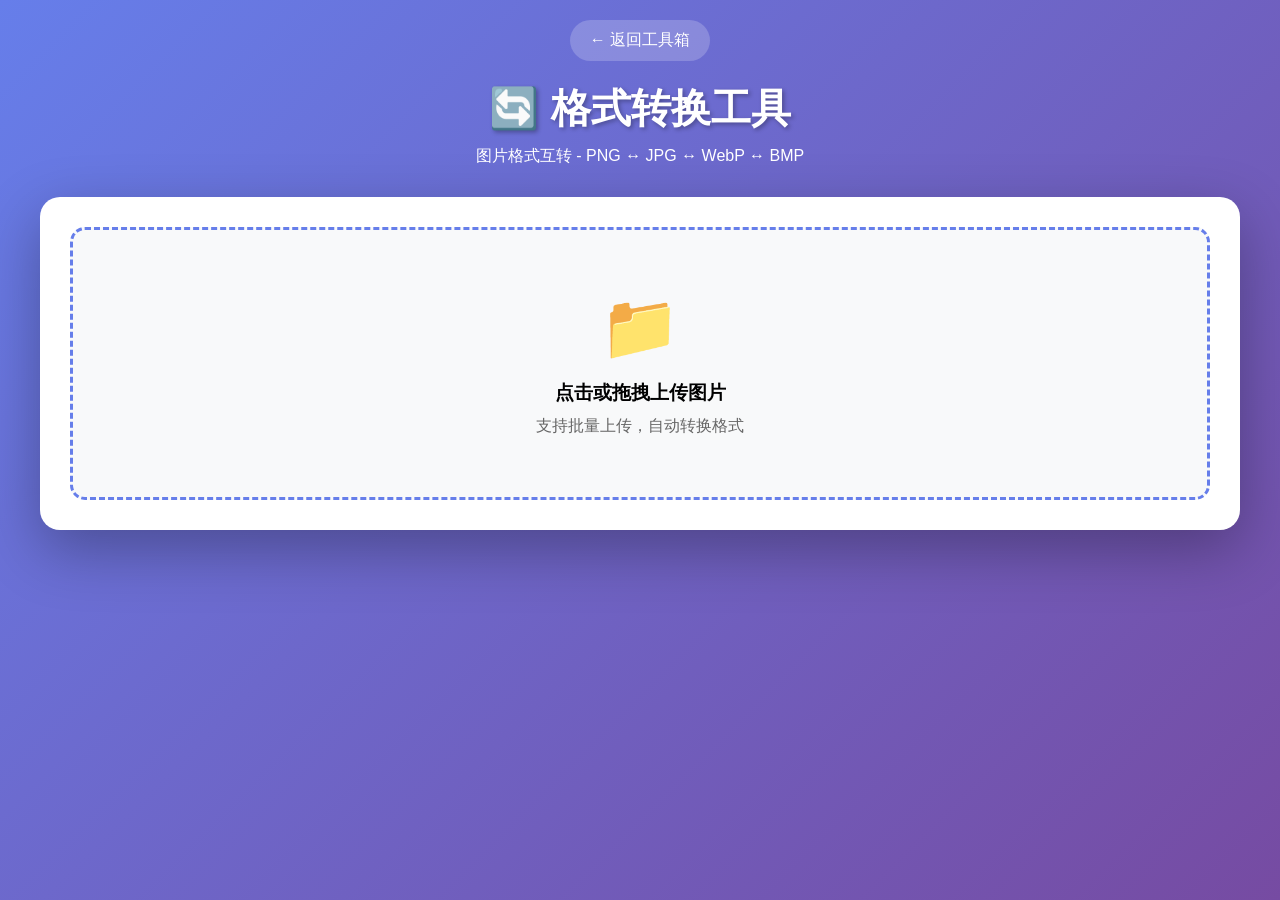
<file: tools/format-converter/index.html>
<!DOCTYPE html>
<html lang="zh-CN">
<head>
    <meta charset="UTF-8">
    <meta name="viewport" content="width=device-width, initial-scale=1.0">
    <title>格式转换工具 - 许先生的工具箱</title>
    <style>
        * {
            margin: 0;
            padding: 0;
            box-sizing: border-box;
        }

        body {
            font-family: -apple-system, BlinkMacSystemFont, 'Segoe UI', Roboto, sans-serif;
            background: linear-gradient(135deg, #667eea 0%, #764ba2 100%);
            min-height: 100vh;
            padding: 20px;
        }

        .container {
            max-width: 1200px;
            margin: 0 auto;
        }

        .header {
            text-align: center;
            color: white;
            margin-bottom: 30px;
        }

        .header h1 {
            font-size: 2.5em;
            margin-bottom: 10px;
            text-shadow: 2px 2px 4px rgba(0,0,0,0.3);
        }

        .back-btn {
            display: inline-block;
            background: rgba(255,255,255,0.2);
            color: white;
            padding: 10px 20px;
            border-radius: 25px;
            text-decoration: none;
            margin-bottom: 20px;
            transition: background 0.3s;
        }

        .back-btn:hover {
            background: rgba(255,255,255,0.3);
        }

        .main-content {
            background: white;
            border-radius: 20px;
            padding: 30px;
            box-shadow: 0 20px 60px rgba(0,0,0,0.3);
        }

        .upload-area {
            border: 3px dashed #667eea;
            border-radius: 15px;
            padding: 60px 20px;
            text-align: center;
            cursor: pointer;
            transition: all 0.3s;
            background: #f8f9fa;
        }

        .upload-area:hover {
            background: #f0f0ff;
            border-color: #764ba2;
        }

        .upload-icon {
            font-size: 4em;
            margin-bottom: 15px;
        }

        .controls {
            display: none;
            margin-top: 30px;
        }

        .controls.active {
            display: block;
        }

        .format-selector {
            display: flex;
            gap: 15px;
            justify-content: center;
            flex-wrap: wrap;
            margin: 20px 0;
        }

        .format-btn {
            padding: 15px 30px;
            border: 3px solid #ddd;
            border-radius: 10px;
            background: white;
            cursor: pointer;
            font-size: 1.2em;
            font-weight: 600;
            transition: all 0.3s;
        }

        .format-btn:hover {
            border-color: #667eea;
            background: #f0f0ff;
        }

        .format-btn.active {
            border-color: #667eea;
            background: linear-gradient(135deg, #667eea 0%, #764ba2 100%);
            color: white;
        }

        .file-list {
            margin-top: 20px;
        }

        .file-item {
            display: flex;
            justify-content: space-between;
            align-items: center;
            padding: 15px;
            background: #f8f9fa;
            border-radius: 10px;
            margin-bottom: 10px;
        }

        .file-info {
            flex: 1;
        }

        .file-name {
            font-weight: 600;
            color: #333;
            font-size: 1.1em;
        }

        .file-size {
            color: #666;
            font-size: 0.9em;
            margin-top: 5px;
        }

        .btn {
            display: inline-block;
            padding: 12px 24px;
            border: none;
            border-radius: 8px;
            cursor: pointer;
            font-size: 14px;
            font-weight: 600;
            transition: all 0.3s;
            margin: 5px;
        }

        .btn-primary {
            background: linear-gradient(135deg, #667eea 0%, #764ba2 100%);
            color: white;
        }

        .btn-success {
            background: #28a745;
            color: white;
        }

        .btn-secondary {
            background: #6c757d;
            color: white;
        }

        .btn-block {
            display: block;
            width: 100%;
            margin: 10px 0;
        }

        .loading {
            position: fixed;
            top: 0;
            left: 0;
            right: 0;
            bottom: 0;
            background: rgba(0,0,0,0.7);
            display: none;
            align-items: center;
            justify-content: center;
            z-index: 1000;
        }

        .loading.active {
            display: flex;
        }

        .loading-content {
            background: white;
            padding: 40px;
            border-radius: 15px;
            text-align: center;
        }

        .spinner {
            width: 50px;
            height: 50px;
            border: 4px solid #f3f3f3;
            border-top: 4px solid #667eea;
            border-radius: 50%;
            animation: spin 1s linear infinite;
            margin: 0 auto 20px;
        }

        @keyframes spin {
            0% { transform: rotate(0deg); }
            100% { transform: rotate(360deg); }
        }

        .preview-grid {
            display: grid;
            grid-template-columns: repeat(auto-fill, minmax(200px, 1fr));
            gap: 15px;
            margin-top: 20px;
        }

        .preview-item {
            background: #f8f9fa;
            border-radius: 10px;
            padding: 10px;
            text-align: center;
        }

        .preview-item img {
            max-width: 100%;
            max-height: 150px;
            border-radius: 8px;
        }

        .preview-name {
            font-size: 0.9em;
            color: #666;
            margin-top: 8px;
            word-break: break-all;
        }

        /* 📱 移动端适配 */
        @media (max-width: 768px) {
            body { padding: 10px; }
            .header h1 { font-size: 1.8em; }
            .header p { font-size: 0.95em; }
            .main-content { padding: 15px; }
            .upload-area { padding: 40px 15px; }
            .upload-icon { font-size: 3em; }
            .btn { padding: 12px 20px; font-size: 14px; }
            .btn-block { padding: 14px; }
            .control-group input, .control-group select, .control-group textarea { font-size: 16px; padding: 12px; }
            .preview-container, .preview-grid { grid-template-columns: 1fr !important; }
            .stats { grid-template-columns: 1fr 1fr; }
            .format-selector, .grid-selector, .type-selector { flex-wrap: wrap; }
            .format-btn, .grid-btn, .type-btn { padding: 12px 20px; font-size: 14px; }
        }
        @media (max-width: 480px) {
            .header h1 { font-size: 1.5em; }
            .upload-area { padding: 30px 10px; }
            .btn { padding: 10px 16px; font-size: 13px; }
            .stats { grid-template-columns: 1fr; }
        }
    </style>
</head>
<body>
    <div class="container">
        <div class="header">
            <a href="../../index.html" class="back-btn">← 返回工具箱</a>
            <h1>🔄 格式转换工具</h1>
            <p>图片格式互转 - PNG ↔ JPG ↔ WebP ↔ BMP</p>
        </div>

        <div class="main-content">
            <div class="upload-area" onclick="document.getElementById('fileInput').click()">
                <div class="upload-icon">📁</div>
                <h3>点击或拖拽上传图片</h3>
                <p style="color: #666; margin-top: 10px;">支持批量上传，自动转换格式</p>
            </div>
            <input type="file" id="fileInput" accept="image/*" multiple style="display: none;" onchange="handleFiles(event)">

            <div class="controls" id="controls">
                <h3 style="text-align: center; margin-bottom: 15px;">选择目标格式</h3>
                <div class="format-selector">
                    <button class="format-btn active" onclick="selectFormat('image/jpeg', this)">JPG</button>
                    <button class="format-btn" onclick="selectFormat('image/png', this)">PNG</button>
                    <button class="format-btn" onclick="selectFormat('image/webp', this)">WebP</button>
                    <button class="format-btn" onclick="selectFormat('image/bmp', this)">BMP</button>
                </div>

                <div class="control-group" id="qualityControl">
                    <label style="display: block; margin-bottom: 8px; color: #555; font-weight: 600;">
                        质量：<span id="qualityValue">90</span>%
                    </label>
                    <input type="range" id="quality" min="1" max="100" value="90" oninput="document.getElementById('qualityValue').textContent = this.value">
                </div>

                <div class="preview-grid" id="previewGrid"></div>

                <button class="btn btn-success btn-block" onclick="downloadAll()" style="margin-top: 20px;">📦 打包下载全部</button>
                <button class="btn btn-secondary btn-block" onclick="resetAll()">🔄 重置</button>
            </div>
        </div>
    </div>

    <div class="loading" id="loading">
        <div class="loading-content">
            <div class="spinner"></div>
            <p id="loadingText">转换中...</p>
        </div>
    </div>

    <script src="https://cdn.bootcdn.net/ajax/libs/jszip/3.10.1/jszip.min.js"></script>
    <script>
        let files = [];
        let convertedFiles = [];
        let targetFormat = 'image/jpeg';

        function selectFormat(format, btn) {
            targetFormat = format;
            document.querySelectorAll('.format-btn').forEach(b => b.classList.remove('active'));
            btn.classList.add('active');
            
            // JPG 和 WebP 可以调整质量，PNG 和 BMP 不行
            document.getElementById('qualityControl').style.display = 
                (format === 'image/jpeg' || format === 'image/webp') ? 'block' : 'none';
            
            // 重新转换
            if (files.length > 0) {
                convertAllFiles();
            }
        }

        function handleFiles(event) {
            const selectedFiles = Array.from(event.target.files);
            if (selectedFiles.length === 0) return;

            files = [...files, ...selectedFiles];
            document.getElementById('controls').classList.add('active');
            
            convertAllFiles();
        }

        async function convertAllFiles() {
            showLoading('正在转换格式...');
            convertedFiles = [];
            document.getElementById('previewGrid').innerHTML = '';

            for (let i = 0; i < files.length; i++) {
                await convertImage(files[i]);
            }

            hideLoading();
        }

        function convertImage(file) {
            return new Promise((resolve) => {
                const reader = new FileReader();
                reader.onload = (e) => {
                    const img = new Image();
                    img.onload = () => {
                        const canvas = document.createElement('canvas');
                        canvas.width = img.width;
                        canvas.height = img.height;
                        const ctx = canvas.getContext('2d');
                        
                        // 如果是转 PNG 且有透明通道，需要特殊处理
                        if (targetFormat === 'image/png') {
                            ctx.fillStyle = '#ffffff';
                            ctx.fillRect(0, 0, canvas.width, canvas.height);
                        }
                        
                        ctx.drawImage(img, 0, 0);

                        const quality = parseInt(document.getElementById('quality').value) / 100;
                        canvas.toBlob((blob) => {
                            const ext = getExtension(targetFormat);
                            const newName = file.name.replace(/\.[^.]+$/, '') + '.' + ext;
                            
                            const url = URL.createObjectURL(blob);
                            convertedFiles.push({
                                name: newName,
                                blob: blob,
                                url: url
                            });

                            addPreview(newName, url);
                            resolve();
                        }, targetFormat, quality);
                    };
                    img.src = e.target.result;
                };
                reader.readAsDataURL(file);
            });
        }

        function getExtension(mimeType) {
            const map = {
                'image/jpeg': 'jpg',
                'image/png': 'png',
                'image/webp': 'webp',
                'image/bmp': 'bmp'
            };
            return map[mimeType] || 'jpg';
        }

        function addPreview(name, url) {
            const grid = document.getElementById('previewGrid');
            const item = document.createElement('div');
            item.className = 'preview-item';
            item.innerHTML = `
                <img src="${url}" alt="${name}">
                <div class="preview-name">${name}</div>
                <a href="${url}" download="${name}" class="btn btn-primary" style="margin-top: 8px;">⬇️ 下载</a>
            `;
            grid.appendChild(item);
        }

        function downloadAll() {
            if (convertedFiles.length === 0) {
                alert('没有可下载的文件');
                return;
            }

            showLoading('正在打包...');
            const zip = new JSZip();
            
            convertedFiles.forEach((file) => {
                zip.file(file.name, file.blob);
            });

            zip.generateAsync({type: 'blob'}).then((content) => {
                const url = URL.createObjectURL(content);
                const a = document.createElement('a');
                a.href = url;
                a.download = `converted_${Date.now()}.zip`;
                a.click();
                URL.revokeObjectURL(url);
                hideLoading();
            });
        }

        function resetAll() {
            files = [];
            convertedFiles = [];
            document.getElementById('fileInput').value = '';
            document.getElementById('controls').classList.remove('active');
            document.getElementById('previewGrid').innerHTML = '';
        }

        function showLoading(text) {
            document.getElementById('loadingText').textContent = text;
            document.getElementById('loading').classList.add('active');
        }

        function hideLoading() {
            document.getElementById('loading').classList.remove('active');
        }

        // 拖拽上传
        const uploadArea = document.querySelector('.upload-area');
        uploadArea.addEventListener('dragover', (e) => {
            e.preventDefault();
            uploadArea.style.background = '#f0f0ff';
        });
        uploadArea.addEventListener('dragleave', () => {
            uploadArea.style.background = '#f8f9fa';
        });
        uploadArea.addEventListener('drop', (e) => {
            e.preventDefault();
            uploadArea.style.background = '#f8f9fa';
            const selectedFiles = Array.from(e.dataTransfer.files);
            if (selectedFiles.length > 0) {
                files = [...files, ...selectedFiles];
                document.getElementById('controls').classList.add('active');
                convertAllFiles();
            }
        });

        // 初始化
        selectFormat('image/jpeg', document.querySelector('.format-btn'));
    </script>
</body>
</html>
</file>
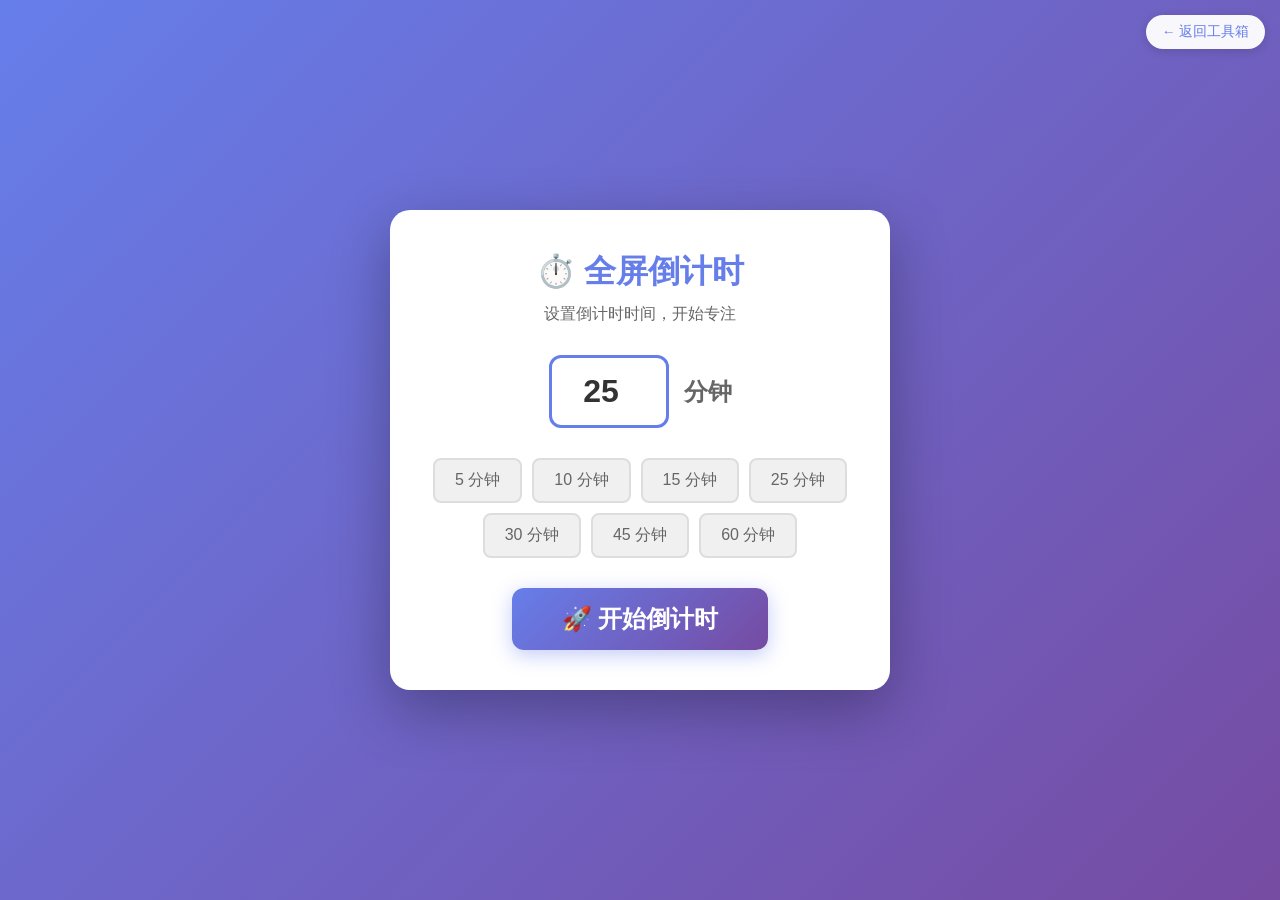
<file: tools/fullscreen-countdown/index.html>
<!DOCTYPE html>
<html lang="zh-CN">
<head>
    <meta charset="UTF-8">
    <meta name="viewport" content="width=device-width, initial-scale=1.0">
    <title>全屏倒计时 - 许先生的工具箱</title>
    <style>
        * {
            margin: 0;
            padding: 0;
            box-sizing: border-box;
        }

        body {
            font-family: 'Microsoft YaHei', 'PingFang SC', sans-serif;
            background: linear-gradient(135deg, #667eea 0%, #764ba2 100%);
            min-height: 100vh;
            overflow: hidden;
        }

        /* 返回按钮组 */
        .back-buttons {
            position: fixed;
            top: 15px;
            right: 15px;
            z-index: 1001;
            display: flex;
            gap: 10px;
        }

        .back-btn {
            display: inline-block;
            padding: 8px 16px;
            background: rgba(255,255,255,0.95);
            color: #667eea;
            text-decoration: none;
            border-radius: 20px;
            font-size: 0.85em;
            font-weight: 500;
            box-shadow: 0 2px 10px rgba(0,0,0,0.15);
            transition: all 0.3s;
            cursor: pointer;
            border: none;
        }

        .back-btn:hover {
            background: white;
            transform: translateY(-2px);
            box-shadow: 0 4px 15px rgba(102, 126, 234, 0.3);
        }

        .back-btn.primary {
            background: linear-gradient(135deg, #667eea 0%, #764ba2 100%);
            color: white;
        }

        .back-btn.primary:hover {
            background: linear-gradient(135deg, #764ba2 0%, #667eea 100%);
        }

        /* 设置面板 */
        .setup-panel {
            display: flex;
            flex-direction: column;
            justify-content: center;
            align-items: center;
            min-height: 100vh;
            padding: 20px;
        }

        .setup-card {
            background: white;
            padding: 40px;
            border-radius: 20px;
            box-shadow: 0 20px 60px rgba(0,0,0,0.3);
            text-align: center;
            max-width: 500px;
            width: 100%;
        }

        .setup-card h1 {
            color: #667eea;
            font-size: 2em;
            margin-bottom: 10px;
        }

        .setup-card p {
            color: #666;
            margin-bottom: 30px;
        }

        .time-input-group {
            display: flex;
            justify-content: center;
            align-items: center;
            gap: 15px;
            margin-bottom: 30px;
        }

        .time-input {
            width: 120px;
            padding: 15px;
            font-size: 2em;
            text-align: center;
            border: 3px solid #667eea;
            border-radius: 12px;
            font-weight: bold;
            color: #333;
        }

        .time-input:focus {
            outline: none;
            border-color: #764ba2;
            box-shadow: 0 0 20px rgba(102, 126, 234, 0.3);
        }

        .time-label {
            font-size: 1.5em;
            color: #666;
            font-weight: bold;
        }

        .quick-times {
            display: flex;
            flex-wrap: wrap;
            justify-content: center;
            gap: 10px;
            margin-bottom: 30px;
        }

        .quick-btn {
            padding: 10px 20px;
            background: #f0f0f0;
            border: 2px solid #ddd;
            border-radius: 8px;
            cursor: pointer;
            font-size: 1em;
            font-weight: 500;
            color: #666;
            transition: all 0.3s;
        }

        .quick-btn:hover {
            background: #667eea;
            border-color: #667eea;
            color: white;
            transform: translateY(-2px);
        }

        .start-btn {
            padding: 15px 50px;
            font-size: 1.5em;
            background: linear-gradient(135deg, #667eea 0%, #764ba2 100%);
            color: white;
            border: none;
            border-radius: 12px;
            cursor: pointer;
            font-weight: bold;
            transition: all 0.3s;
            box-shadow: 0 5px 20px rgba(102, 126, 234, 0.4);
        }

        .start-btn:hover {
            transform: translateY(-3px);
            box-shadow: 0 8px 30px rgba(102, 126, 234, 0.5);
        }

        .start-btn:active {
            transform: translateY(-1px);
        }

        /* 倒计时显示 */
        .countdown-display {
            display: none;
            flex-direction: column;
            justify-content: center;
            align-items: center;
            min-height: 100vh;
            padding: 20px;
        }

        .timer-circle {
            position: relative;
            width: 65vh;
            height: 65vh;
            margin-bottom: 40px;
        }

        .timer-svg {
            transform: rotate(-90deg);
            width: 100%;
            height: 100%;
        }

        .timer-bg {
            fill: none;
            stroke: rgba(255,255,255,0.2);
            stroke-width: 6;
        }

        .timer-progress {
            fill: none;
            stroke: white;
            stroke-width: 6;
            stroke-linecap: round;
            stroke-dasharray: 1822;
            stroke-dashoffset: 0;
            transition: stroke-dashoffset 1s linear;
        }

        .timer-text {
            position: absolute;
            top: 50%;
            left: 50%;
            transform: translate(-50%, -50%);
            font-size: 18vh;
            font-weight: bold;
            color: white;
            text-shadow: 0 0 50px rgba(0,0,0,0.5);
            font-variant-numeric: tabular-nums;
            letter-spacing: 5px;
        }

        .timer-label {
            font-size: 2em;
            color: rgba(255,255,255,0.8);
            margin-bottom: 40px;
            letter-spacing: 3px;
        }

        .control-buttons {
            display: flex;
            gap: 15px;
        }

        .control-btn {
            padding: 12px 30px;
            font-size: 1.1em;
            border: none;
            border-radius: 10px;
            cursor: pointer;
            font-weight: 600;
            transition: all 0.3s;
        }

        .pause-btn {
            background: rgba(255,255,255,0.2);
            color: white;
            border: 2px solid white;
        }

        .pause-btn:hover {
            background: rgba(255,255,255,0.3);
        }

        .reset-btn {
            background: rgba(255,255,255,0.2);
            color: white;
            border: 2px solid white;
        }

        .reset-btn:hover {
            background: rgba(255,255,255,0.3);
        }

        .fullscreen-btn {
            background: rgba(255,255,255,0.2);
            color: white;
            border: 2px solid white;
        }

        .fullscreen-btn:hover {
            background: rgba(255,255,255,0.3);
        }

        /* 时间结束动画 */
        .time-up {
            animation: shake 0.5s ease-in-out infinite;
        }

        @keyframes shake {
            0%, 100% { transform: translate(-50%, -50%) rotate(0deg); }
            25% { transform: translate(-50%, -50%) rotate(-5deg); }
            75% { transform: translate(-50%, -50%) rotate(5deg); }
        }

        .time-up-text {
            animation: flash 0.5s ease-in-out infinite;
        }

        @keyframes flash {
            0%, 100% { opacity: 1; }
            50% { opacity: 0.3; }
        }

        /* 响应式 */
        @media (max-width: 768px) {
            .timer-circle {
                width: 50vh;
                height: 50vh;
            }

            .timer-text {
                font-size: 12vh;
            }

            .setup-card {
                padding: 30px 20px;
            }

            .time-input {
                width: 80px;
                padding: 10px;
                font-size: 1.5em;
            }

            .quick-btn {
                padding: 8px 15px;
                font-size: 0.9em;
            }
        }
    </style>
</head>
<body>
    <!-- 返回按钮（设置页面显示） -->
    <div class="back-buttons" id="setupButtons">
        <a href="../../index.html" class="back-btn">← 返回工具箱</a>
    </div>

    <!-- 返回按钮（倒计时页面显示） -->
    <div class="back-buttons" id="countdownButtons" style="display: none;">
        <button class="back-btn primary" onclick="backToSetup()">⏪ 返回设定</button>
        <a href="../../index.html" class="back-btn">🏠 工具箱</a>
    </div>

    <!-- 设置面板 -->
    <div class="setup-panel" id="setupPanel">
        <div class="setup-card">
            <h1>⏱️ 全屏倒计时</h1>
            <p>设置倒计时时间，开始专注</p>

            <div class="time-input-group">
                <input type="number" class="time-input" id="minutesInput" value="25" min="1" max="999" placeholder="分钟">
                <span class="time-label">分钟</span>
            </div>

            <div class="quick-times">
                <button class="quick-btn" onclick="setMinutes(5)">5 分钟</button>
                <button class="quick-btn" onclick="setMinutes(10)">10 分钟</button>
                <button class="quick-btn" onclick="setMinutes(15)">15 分钟</button>
                <button class="quick-btn" onclick="setMinutes(25)">25 分钟</button>
                <button class="quick-btn" onclick="setMinutes(30)">30 分钟</button>
                <button class="quick-btn" onclick="setMinutes(45)">45 分钟</button>
                <button class="quick-btn" onclick="setMinutes(60)">60 分钟</button>
            </div>

            <button class="start-btn" onclick="startCountdown()">🚀 开始倒计时</button>
        </div>
    </div>

    <!-- 倒计时显示 -->
    <div class="countdown-display" id="countdownDisplay">
        <div class="timer-circle">
            <svg class="timer-svg" viewBox="0 0 400 400">
                <circle class="timer-bg" cx="200" cy="200" r="180"></circle>
                <circle class="timer-progress" id="timerProgress" cx="200" cy="200" r="180"></circle>
            </svg>
            <div class="timer-text" id="timerText">25:00</div>
        </div>
        <div class="timer-label" id="timerLabel">专注中...</div>
        <div class="control-buttons">
            <button class="control-btn pause-btn" id="pauseBtn" onclick="togglePause()">⏸️ 暂停</button>
            <button class="control-btn reset-btn" onclick="resetTimer()">🔄 重置</button>
            <button class="control-btn fullscreen-btn" onclick="toggleFullscreen()">📺 全屏</button>
        </div>
    </div>

    <script>
        let totalSeconds = 25 * 60;
        let remainingSeconds = totalSeconds;
        let timerInterval = null;
        let isPaused = false;
        let isTimeUp = false;

        const circumference = 2 * Math.PI * 180;
        document.getElementById('timerProgress').style.strokeDasharray = circumference;

        function setMinutes(minutes) {
            document.getElementById('minutesInput').value = minutes;
        }

        function startCountdown() {
            const minutes = parseInt(document.getElementById('minutesInput').value);
            
            if (isNaN(minutes) || minutes < 1) {
                alert('请输入有效的分钟数（至少 1 分钟）');
                return;
            }

            totalSeconds = minutes * 60;
            remainingSeconds = totalSeconds;
            isPaused = false;
            isTimeUp = false;

            // 切换显示
            document.getElementById('setupPanel').style.display = 'none';
            document.getElementById('countdownDisplay').style.display = 'flex';
            document.getElementById('setupButtons').style.display = 'none';
            document.getElementById('countdownButtons').style.display = 'flex';

            // 先更新显示，确保用户看到初始时间
            updateDisplay();
            
            // 启动定时器（在切换显示之后立即启动）
            startTimer();

            // 尝试全屏（移动端可能需要用户交互，所以延迟一点）
            setTimeout(() => {
                toggleFullscreen();
            }, 100);
        }

        function startTimer() {
            if (timerInterval) clearInterval(timerInterval);

            // 立即更新一次显示，确保移动端不会延迟
            updateDisplay();

            timerInterval = setInterval(() => {
                if (!isPaused && !isTimeUp) {
                    remainingSeconds--;

                    if (remainingSeconds <= 0) {
                        timeUp();
                    } else {
                        updateDisplay();
                    }
                }
            }, 1000);
        }

        function updateDisplay() {
            const minutes = Math.floor(remainingSeconds / 60);
            const seconds = remainingSeconds % 60;
            const timeString = `${String(minutes).padStart(2, '0')}:${String(seconds).padStart(2, '0')}`;
            
            document.getElementById('timerText').textContent = timeString;
            document.title = `${timeString} - 倒计时`;

            // 更新进度圆环
            const progress = remainingSeconds / totalSeconds;
            const offset = circumference * (1 - progress);
            document.getElementById('timerProgress').style.strokeDashoffset = offset;
        }

        function togglePause() {
            isPaused = !isPaused;
            const pauseBtn = document.getElementById('pauseBtn');
            
            if (isPaused) {
                pauseBtn.textContent = '▶️ 继续';
                document.getElementById('timerLabel').textContent = '已暂停';
            } else {
                pauseBtn.textContent = '⏸️ 暂停';
                document.getElementById('timerLabel').textContent = '专注中...';
            }
        }

        function resetTimer() {
            if (timerInterval) clearInterval(timerInterval);
            
            isPaused = false;
            isTimeUp = false;
            remainingSeconds = totalSeconds;

            document.getElementById('pauseBtn').textContent = '⏸️ 暂停';
            document.getElementById('timerLabel').textContent = '专注中...';
            document.getElementById('timerText').classList.remove('time-up', 'time-up-text');

            // 先更新显示
            updateDisplay();
            
            // 延迟一点点再启动，确保状态已更新
            setTimeout(() => {
                startTimer();
            }, 50);
        }

        function backToSetup() {
            if (timerInterval) clearInterval(timerInterval);
            
            // 退出全屏
            if (document.fullscreenElement) {
                document.exitFullscreen();
            }

            // 切换显示
            document.getElementById('setupPanel').style.display = 'flex';
            document.getElementById('countdownDisplay').style.display = 'none';
            document.getElementById('setupButtons').style.display = 'flex';
            document.getElementById('countdownButtons').style.display = 'none';

            // 恢复标题
            document.title = '全屏倒计时 - 许先生的工具箱';
        }

        function timeUp() {
            if (timerInterval) clearInterval(timerInterval);
            isTimeUp = true;
            remainingSeconds = 0;
            updateDisplay();

            document.getElementById('timerText').textContent = '00:00';
            document.getElementById('timerText').classList.add('time-up', 'time-up-text');
            document.getElementById('timerLabel').textContent = '⏰ 时间到！';
            document.title = '时间到！';

            // 播放提示音（如果浏览器支持）
            try {
                const audioContext = new (window.AudioContext || window.webkitAudioContext)();
                const oscillator = audioContext.createOscillator();
                const gainNode = audioContext.createGain();

                oscillator.connect(gainNode);
                gainNode.connect(audioContext.destination);

                oscillator.frequency.value = 800;
                oscillator.type = 'sine';
                gainNode.gain.setValueAtTime(0.5, audioContext.currentTime);

                oscillator.start(audioContext.currentTime);
                
                // 响三声
                setTimeout(() => {
                    oscillator.stop();
                    if (isTimeUp) {
                        const osc2 = audioContext.createOscillator();
                        const gain2 = audioContext.createGain();
                        osc2.connect(gain2);
                        gain2.connect(audioContext.destination);
                        osc2.frequency.value = 800;
                        osc2.type = 'sine';
                        gain2.gain.setValueAtTime(0.5, audioContext.currentTime);
                        osc2.start(audioContext.currentTime);
                        setTimeout(() => osc2.stop(), 300);
                    }
                }, 300);
            } catch (e) {
                console.log('音频播放不支持');
            }
        }

        function toggleFullscreen() {
            if (!document.fullscreenElement) {
                document.documentElement.requestFullscreen().catch(err => {
                    console.log('全屏模式被拒绝:', err);
                });
            } else {
                if (document.exitFullscreen) {
                    document.exitFullscreen();
                }
            }
        }

        // 监听 ESC 退出全屏
        document.addEventListener('fullscreenchange', () => {
            if (!document.fullscreenElement && !isTimeUp) {
                // 用户手动退出全屏，可以选择返回设置页或保持
            }
        });

        // 监听页面关闭前提醒
        window.addEventListener('beforeunload', (e) => {
            if (remainingSeconds > 0 && remainingSeconds < totalSeconds) {
                e.preventDefault();
                e.returnValue = '';
            }
        });

        // 键盘快捷键
        document.addEventListener('keydown', (e) => {
            if (document.getElementById('countdownDisplay').style.display === 'flex') {
                if (e.code === 'Space') {
                    e.preventDefault();
                    togglePause();
                } else if (e.code === 'Escape') {
                    if (document.fullscreenElement) {
                        document.exitFullscreen();
                    } else {
                        // 返回设置页
                        backToSetup();
                    }
                }
            }
        });
    </script>
</body>
</html>
</file>
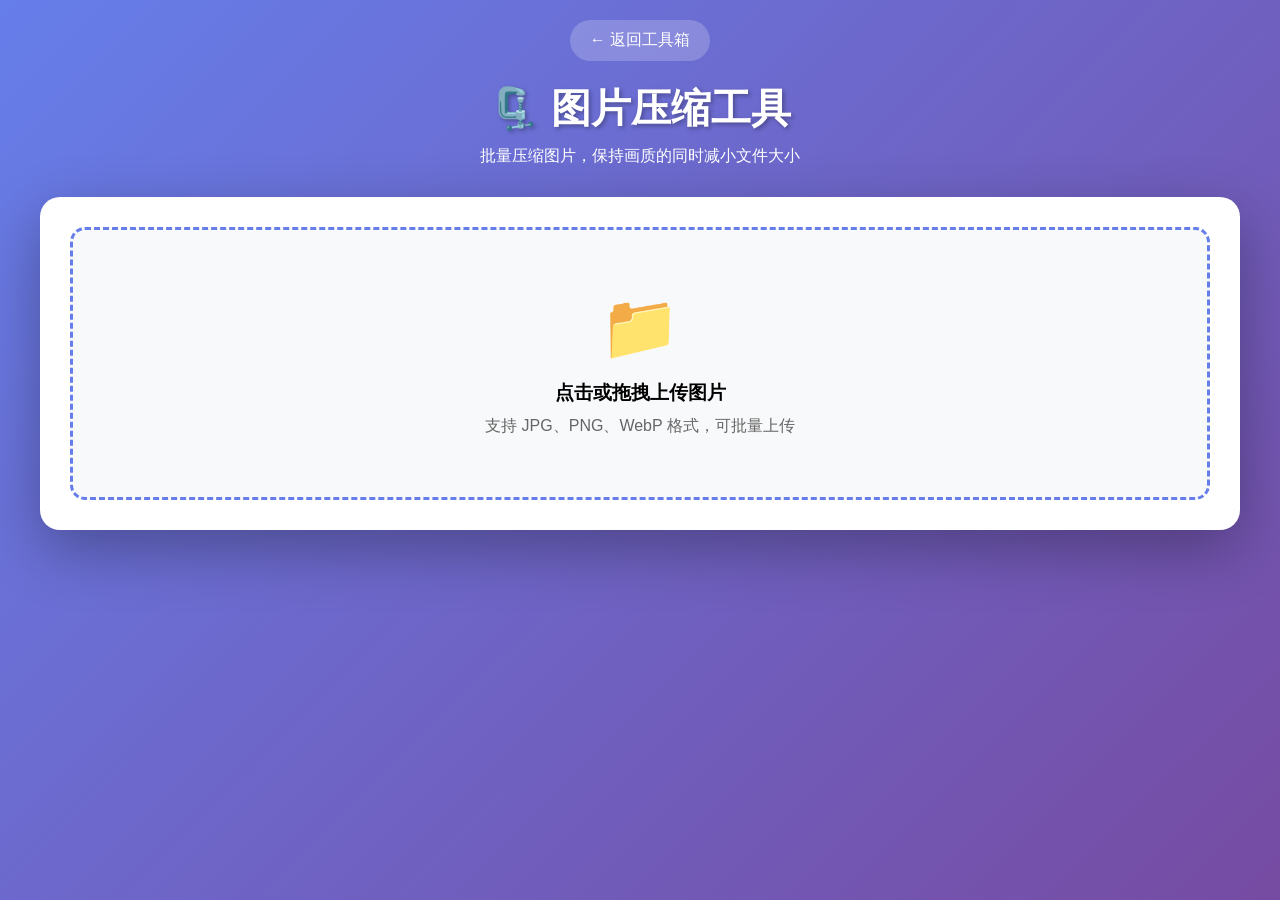
<file: tools/image-compressor/index.html>
<!DOCTYPE html>
<html lang="zh-CN">
<head>
    <meta charset="UTF-8">
    <meta name="viewport" content="width=device-width, initial-scale=1.0">
    <title>图片压缩工具 - 许先生的工具箱</title>
    <style>
        * {
            margin: 0;
            padding: 0;
            box-sizing: border-box;
        }

        body {
            font-family: -apple-system, BlinkMacSystemFont, 'Segoe UI', Roboto, sans-serif;
            background: linear-gradient(135deg, #667eea 0%, #764ba2 100%);
            min-height: 100vh;
            padding: 20px;
        }

        .container {
            max-width: 1200px;
            margin: 0 auto;
        }

        .header {
            text-align: center;
            color: white;
            margin-bottom: 30px;
        }

        .header h1 {
            font-size: 2.5em;
            margin-bottom: 10px;
            text-shadow: 2px 2px 4px rgba(0,0,0,0.3);
        }

        .back-btn {
            display: inline-block;
            background: rgba(255,255,255,0.2);
            color: white;
            padding: 10px 20px;
            border-radius: 25px;
            text-decoration: none;
            margin-bottom: 20px;
            transition: background 0.3s;
        }

        .back-btn:hover {
            background: rgba(255,255,255,0.3);
        }

        .main-content {
            background: white;
            border-radius: 20px;
            padding: 30px;
            box-shadow: 0 20px 60px rgba(0,0,0,0.3);
        }

        .upload-area {
            border: 3px dashed #667eea;
            border-radius: 15px;
            padding: 60px 20px;
            text-align: center;
            cursor: pointer;
            transition: all 0.3s;
            background: #f8f9fa;
        }

        .upload-area:hover {
            background: #f0f0ff;
            border-color: #764ba2;
        }

        .upload-icon {
            font-size: 4em;
            margin-bottom: 15px;
        }

        .controls {
            display: none;
            margin-top: 30px;
        }

        .controls.active {
            display: block;
        }

        .control-group {
            margin-bottom: 20px;
        }

        .control-group label {
            display: block;
            margin-bottom: 8px;
            color: #555;
            font-weight: 600;
        }

        .control-group input[type="range"] {
            width: 100%;
        }

        .preview-container {
            display: grid;
            grid-template-columns: 1fr 1fr;
            gap: 20px;
            margin-top: 20px;
        }

        .preview-item {
            background: #f8f9fa;
            border-radius: 10px;
            padding: 15px;
            text-align: center;
        }

        .preview-item img {
            max-width: 100%;
            max-height: 300px;
            border-radius: 8px;
        }

        .btn {
            display: inline-block;
            padding: 12px 24px;
            border: none;
            border-radius: 8px;
            cursor: pointer;
            font-size: 14px;
            font-weight: 600;
            transition: all 0.3s;
            margin: 5px;
        }

        .btn-primary {
            background: linear-gradient(135deg, #667eea 0%, #764ba2 100%);
            color: white;
        }

        .btn-success {
            background: #28a745;
            color: white;
        }

        .btn-secondary {
            background: #6c757d;
            color: white;
        }

        .btn-block {
            display: block;
            width: 100%;
            margin: 10px 0;
        }

        .stats {
            display: grid;
            grid-template-columns: repeat(3, 1fr);
            gap: 15px;
            margin-top: 20px;
        }

        .stat-card {
            background: #f8f9fa;
            border-radius: 10px;
            padding: 15px;
            text-align: center;
        }

        .stat-value {
            font-size: 1.8em;
            font-weight: bold;
            color: #667eea;
        }

        .stat-label {
            color: #666;
            font-size: 0.9em;
            margin-top: 5px;
        }

        .file-list {
            margin-top: 20px;
            max-height: 300px;
            overflow-y: auto;
        }

        .file-item {
            display: flex;
            justify-content: space-between;
            align-items: center;
            padding: 10px;
            background: #f8f9fa;
            border-radius: 8px;
            margin-bottom: 8px;
        }

        .file-info {
            flex: 1;
        }

        .file-name {
            font-weight: 600;
            color: #333;
        }

        .file-size {
            color: #666;
            font-size: 0.9em;
        }

        .loading {
            position: fixed;
            top: 0;
            left: 0;
            right: 0;
            bottom: 0;
            background: rgba(0,0,0,0.7);
            display: none;
            align-items: center;
            justify-content: center;
            z-index: 1000;
        }

        .loading.active {
            display: flex;
        }

        .loading-content {
            background: white;
            padding: 40px;
            border-radius: 15px;
            text-align: center;
        }

        .spinner {
            width: 50px;
            height: 50px;
            border: 4px solid #f3f3f3;
            border-top: 4px solid #667eea;
            border-radius: 50%;
            animation: spin 1s linear infinite;
            margin: 0 auto 20px;
        }

        @keyframes spin {
            0% { transform: rotate(0deg); }
            100% { transform: rotate(360deg); }
        }

        /* 📱 移动端适配 */
        @media (max-width: 768px) {
            body { padding: 10px; }
            .header h1 { font-size: 1.8em; }
            .header p { font-size: 0.95em; }
            .main-content { padding: 15px; }
            .upload-area { padding: 40px 15px; }
            .upload-icon { font-size: 3em; }
            .btn { padding: 12px 20px; font-size: 14px; }
            .btn-block { padding: 14px; }
            .control-group input, .control-group select, .control-group textarea { font-size: 16px; padding: 12px; }
            .preview-container, .preview-grid { grid-template-columns: 1fr !important; }
            .stats { grid-template-columns: 1fr 1fr; }
            .format-selector, .grid-selector, .type-selector { flex-wrap: wrap; }
            .format-btn, .grid-btn, .type-btn { padding: 12px 20px; font-size: 14px; }
        }
        @media (max-width: 480px) {
            .header h1 { font-size: 1.5em; }
            .upload-area { padding: 30px 10px; }
            .btn { padding: 10px 16px; font-size: 13px; }
            .stats { grid-template-columns: 1fr; }
        }
    </style>
</head>
<body>
    <div class="container">
        <div class="header">
            <a href="../../index.html" class="back-btn">← 返回工具箱</a>
            <h1>🗜️ 图片压缩工具</h1>
            <p>批量压缩图片，保持画质的同时减小文件大小</p>
        </div>

        <div class="main-content">
            <div class="upload-area" onclick="document.getElementById('fileInput').click()">
                <div class="upload-icon">📁</div>
                <h3>点击或拖拽上传图片</h3>
                <p style="color: #666; margin-top: 10px;">支持 JPG、PNG、WebP 格式，可批量上传</p>
            </div>
            <input type="file" id="fileInput" accept="image/*" multiple style="display: none;" onchange="handleFiles(event)">

            <div class="controls" id="controls">
                <div class="control-group">
                    <label>压缩质量：<span id="qualityValue">80</span>%</label>
                    <input type="range" id="quality" min="1" max="100" value="80" oninput="document.getElementById('qualityValue').textContent = this.value">
                    <p style="font-size: 12px; color: #666; margin-top: 5px;">💡 建议 60-80%，平衡画质和文件大小</p>
                </div>

                <div class="control-group">
                    <label>最大宽度：<span id="widthValue">原图</span></label>
                    <input type="range" id="maxWidth" min="100" max="4096" value="0" oninput="updateWidthLabel(this.value)">
                    <p style="font-size: 12px; color: #666; margin-top: 5px;">💡 缩小尺寸可进一步减小文件</p>
                </div>

                <div class="stats">
                    <div class="stat-card">
                        <div class="stat-value" id="originalSize">0 KB</div>
                        <div class="stat-label">原始大小</div>
                    </div>
                    <div class="stat-card">
                        <div class="stat-value" id="compressedSize">0 KB</div>
                        <div class="stat-label">压缩后大小</div>
                    </div>
                    <div class="stat-card">
                        <div class="stat-value" id="savePercent">0%</div>
                        <div class="stat-label">节省空间</div>
                    </div>
                </div>

                <div class="preview-container" id="previewContainer"></div>

                <div class="file-list" id="fileList"></div>

                <button class="btn btn-success btn-block" onclick="downloadAll()">📦 打包下载全部</button>
                <button class="btn btn-secondary btn-block" onclick="resetAll()">🔄 重置</button>
            </div>
        </div>
    </div>

    <div class="loading" id="loading">
        <div class="loading-content">
            <div class="spinner"></div>
            <p id="loadingText">处理中...</p>
        </div>
    </div>

    <script src="https://cdn.bootcdn.net/ajax/libs/jszip/3.10.1/jszip.min.js"></script>
    <script>
        let files = [];
        let compressedFiles = [];
        let totalOriginalSize = 0;
        let totalCompressedSize = 0;

        function handleFiles(event) {
            const selectedFiles = Array.from(event.target.files);
            if (selectedFiles.length === 0) return;

            files = [...files, ...selectedFiles];
            document.getElementById('controls').classList.add('active');
            
            processAllFiles();
        }

        async function processAllFiles() {
            showLoading('正在压缩图片...');
            compressedFiles = [];
            totalOriginalSize = 0;
            totalCompressedSize = 0;

            for (let i = 0; i < files.length; i++) {
                await compressImage(files[i]);
            }

            updateStats();
            hideLoading();
        }

        function compressImage(file) {
            return new Promise((resolve) => {
                const reader = new FileReader();
                reader.onload = (e) => {
                    const img = new Image();
                    img.onload = () => {
                        const canvas = document.createElement('canvas');
                        let width = img.width;
                        let height = img.height;

                        const maxWidth = parseInt(document.getElementById('maxWidth').value);
                        if (maxWidth > 0 && width > maxWidth) {
                            height = (height * maxWidth) / width;
                            width = maxWidth;
                        }

                        canvas.width = width;
                        canvas.height = height;
                        const ctx = canvas.getContext('2d');
                        ctx.drawImage(img, 0, 0, width, height);

                        const quality = parseInt(document.getElementById('quality').value) / 100;
                        canvas.toBlob((blob) => {
                            compressedFiles.push({
                                name: file.name.replace(/\.(jpg|jpeg|png|webp)$/i, '') + '_compressed.jpg',
                                blob: blob,
                                originalSize: file.size,
                                compressedSize: blob.size,
                                url: URL.createObjectURL(blob)
                            });

                            addFileToList(file.name, file.size, blob.size, URL.createObjectURL(blob));
                            resolve();
                        }, 'image/jpeg', quality);
                    };
                    img.src = e.target.result;
                };
                reader.readAsDataURL(file);
            });
        }

        function addFileToList(name, originalSize, compressedSize, url) {
            const fileList = document.getElementById('fileList');
            const item = document.createElement('div');
            item.className = 'file-item';
            item.innerHTML = `
                <div class="file-info">
                    <div class="file-name">${name}</div>
                    <div class="file-size">${formatSize(originalSize)} → ${formatSize(compressedSize)}</div>
                </div>
                <a href="${url}" download="${name.replace(/\.(jpg|jpeg|png|webp)$/i, '')}_compressed.jpg" class="btn btn-primary">⬇️ 下载</a>
            `;
            fileList.appendChild(item);
        }

        function updateStats() {
            totalOriginalSize = compressedFiles.reduce((sum, f) => sum + f.originalSize, 0);
            totalCompressedSize = compressedFiles.reduce((sum, f) => sum + f.compressedSize, 0);
            const savePercent = ((totalOriginalSize - totalCompressedSize) / totalOriginalSize * 100).toFixed(1);

            document.getElementById('originalSize').textContent = formatSize(totalOriginalSize);
            document.getElementById('compressedSize').textContent = formatSize(totalCompressedSize);
            document.getElementById('savePercent').textContent = savePercent + '%';
        }

        function formatSize(bytes) {
            if (bytes < 1024) return bytes + ' B';
            if (bytes < 1024 * 1024) return (bytes / 1024).toFixed(1) + ' KB';
            return (bytes / (1024 * 1024)).toFixed(2) + ' MB';
        }

        function updateWidthLabel(value) {
            document.getElementById('widthValue').textContent = value == 0 ? '原图' : value + 'px';
        }

        function downloadAll() {
            if (compressedFiles.length === 0) {
                alert('没有可下载的图片');
                return;
            }

            showLoading('正在打包...');
            const zip = new JSZip();
            
            compressedFiles.forEach((file, i) => {
                zip.file(file.name, file.blob);
            });

            zip.generateAsync({type: 'blob'}).then((content) => {
                const url = URL.createObjectURL(content);
                const a = document.createElement('a');
                a.href = url;
                a.download = `compressed_images_${Date.now()}.zip`;
                a.click();
                URL.revokeObjectURL(url);
                hideLoading();
            });
        }

        function resetAll() {
            files = [];
            compressedFiles = [];
            document.getElementById('fileInput').value = '';
            document.getElementById('controls').classList.remove('active');
            document.getElementById('fileList').innerHTML = '';
            document.getElementById('previewContainer').innerHTML = '';
        }

        function showLoading(text) {
            document.getElementById('loadingText').textContent = text;
            document.getElementById('loading').classList.add('active');
        }

        function hideLoading() {
            document.getElementById('loading').classList.remove('active');
        }

        // 拖拽上传
        const uploadArea = document.querySelector('.upload-area');
        uploadArea.addEventListener('dragover', (e) => {
            e.preventDefault();
            uploadArea.style.background = '#f0f0ff';
        });
        uploadArea.addEventListener('dragleave', () => {
            uploadArea.style.background = '#f8f9fa';
        });
        uploadArea.addEventListener('drop', (e) => {
            e.preventDefault();
            uploadArea.style.background = '#f8f9fa';
            const selectedFiles = Array.from(e.dataTransfer.files);
            if (selectedFiles.length > 0) {
                files = [...files, ...selectedFiles];
                document.getElementById('controls').classList.add('active');
                processAllFiles();
            }
        });
    </script>
</body>
</html>
</file>
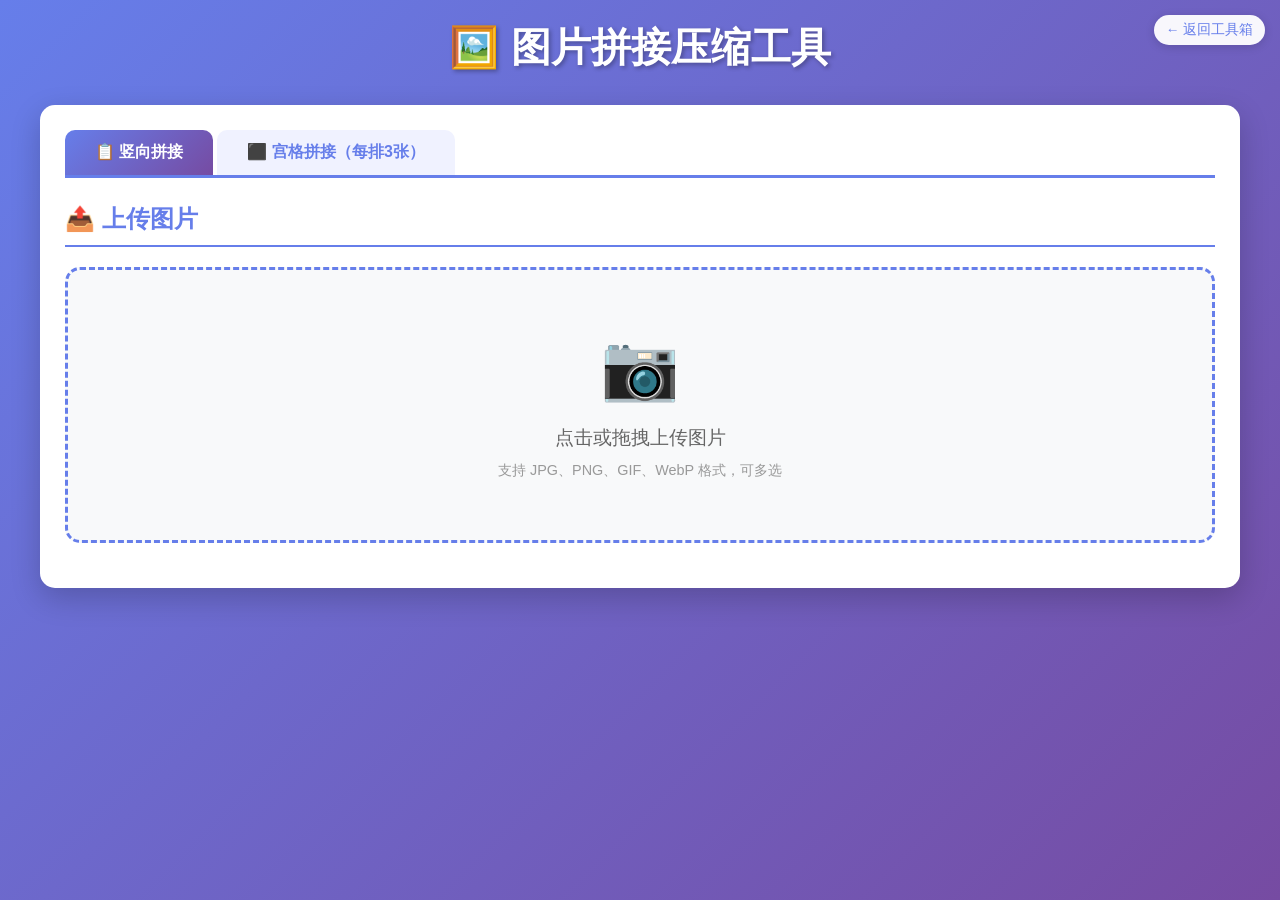
<file: tools/image-stitching/index.html>
<!DOCTYPE html>
<html lang="zh-CN">
<head>
    <meta charset="UTF-8">
    <meta name="viewport" content="width=device-width, initial-scale=1.0">
    <title>图片拼接压缩工具</title>
    <style>
        * {
            margin: 0;
            padding: 0;
            box-sizing: border-box;
        }

        body {
            font-family: 'Microsoft YaHei', 'PingFang SC', sans-serif;
            background: linear-gradient(135deg, #667eea 0%, #764ba2 100%);
            min-height: 100vh;
            padding: 20px;
        }

        .container {
            max-width: 1200px;
            margin: 0 auto;
        }

        h1 {
            text-align: center;
            color: white;
            font-size: 2.5em;
            margin-bottom: 30px;
            text-shadow: 2px 2px 4px rgba(0,0,0,0.3);
        }

        .card {
            background: white;
            border-radius: 15px;
            padding: 25px;
            box-shadow: 0 10px 30px rgba(0,0,0,0.2);
            margin-bottom: 20px;
        }

        .card h2 {
            color: #667eea;
            margin-bottom: 20px;
            font-size: 1.5em;
            border-bottom: 2px solid #667eea;
            padding-bottom: 10px;
        }

        /* 上传区域 */
        .upload-area {
            border: 3px dashed #667eea;
            border-radius: 15px;
            padding: 60px 20px;
            text-align: center;
            cursor: pointer;
            transition: all 0.3s;
            background: #f8f9fa;
        }

        .upload-area:hover {
            border-color: #764ba2;
            background: #e9ecef;
            transform: scale(1.02);
        }

        .upload-area.dragover {
            border-color: #11998e;
            background: #d4edda;
        }

        .upload-icon {
            font-size: 4em;
            margin-bottom: 20px;
        }

        .upload-text {
            font-size: 1.2em;
            color: #666;
            margin-bottom: 10px;
        }

        .upload-hint {
            color: #999;
            font-size: 0.9em;
        }

        #fileInput {
            display: none;
        }

        /* 图片列表 */
        .image-list {
            display: grid;
            grid-template-columns: repeat(auto-fill, minmax(150px, 1fr));
            gap: 15px;
            margin-top: 20px;
        }

        .image-item {
            position: relative;
            background: #f8f9fa;
            border-radius: 10px;
            overflow: hidden;
            box-shadow: 0 3px 10px rgba(0,0,0,0.1);
            transition: all 0.3s;
            cursor: move;
        }

        .image-item:hover {
            transform: translateY(-5px);
            box-shadow: 0 5px 20px rgba(0,0,0,0.2);
        }

        .image-item img {
            width: 100%;
            height: 150px;
            object-fit: cover;
            display: block;
        }

        .image-info {
            padding: 10px;
            font-size: 0.85em;
            color: #666;
        }

        .image-remove {
            position: absolute;
            top: 5px;
            right: 5px;
            background: rgba(235, 51, 73, 0.9);
            color: white;
            border: none;
            width: 30px;
            height: 30px;
            border-radius: 50%;
            cursor: pointer;
            font-size: 1.2em;
            transition: all 0.3s;
        }

        .image-remove:hover {
            background: #eb3349;
            transform: scale(1.1);
        }

        .image-index {
            position: absolute;
            top: 5px;
            left: 5px;
            background: rgba(102, 126, 234, 0.9);
            color: white;
            width: 30px;
            height: 30px;
            border-radius: 50%;
            display: flex;
            align-items: center;
            justify-content: center;
            font-weight: bold;
        }

        /* 控制区域 */
        .controls {
            display: flex;
            flex-wrap: wrap;
            gap: 15px;
            align-items: center;
            margin-top: 20px;
            padding: 20px;
            background: #f8f9fa;
            border-radius: 10px;
        }

        .control-group {
            display: flex;
            align-items: center;
            gap: 10px;
        }

        .control-group label {
            font-weight: bold;
            color: #333;
        }

        .control-group input[type="number"] {
            width: 100px;
            padding: 8px;
            border: 2px solid #667eea;
            border-radius: 5px;
            font-size: 1em;
        }

        .control-group select {
            padding: 8px;
            border: 2px solid #667eea;
            border-radius: 5px;
            font-size: 1em;
            background: white;
        }

        /* 按钮样式 */
        .btn {
            padding: 12px 25px;
            border: none;
            border-radius: 8px;
            cursor: pointer;
            font-size: 1em;
            font-weight: bold;
            transition: all 0.3s;
            margin: 5px;
        }

        .btn-primary {
            background: linear-gradient(135deg, #667eea 0%, #764ba2 100%);
            color: white;
        }

        .btn-primary:hover {
            transform: translateY(-2px);
            box-shadow: 0 5px 15px rgba(102, 126, 234, 0.4);
        }

        .btn-success {
            background: linear-gradient(135deg, #11998e 0%, #38ef7d 100%);
            color: white;
        }

        .btn-success:hover {
            transform: translateY(-2px);
            box-shadow: 0 5px 15px rgba(17, 153, 142, 0.4);
        }

        .btn-warning {
            background: linear-gradient(135deg, #f093fb 0%, #f5576c 100%);
            color: white;
        }

        .btn-warning:hover {
            transform: translateY(-2px);
            box-shadow: 0 5px 15px rgba(245, 87, 108, 0.4);
        }

        .btn-danger {
            background: linear-gradient(135deg, #eb3349 0%, #f45c43 100%);
            color: white;
        }

        .btn-danger:hover {
            transform: translateY(-2px);
            box-shadow: 0 5px 15px rgba(235, 51, 73, 0.4);
        }

        .btn-secondary {
            background: #6c757d;
            color: white;
        }

        .btn-secondary:hover {
            background: #5a6268;
        }

        .btn:disabled {
            opacity: 0.5;
            cursor: not-allowed;
        }

        /* 预览区域 */
        .preview-area {
            text-align: center;
        }

        .preview-container {
            max-height: 600px;
            overflow: auto;
            border: 2px solid #e9ecef;
            border-radius: 10px;
            padding: 20px;
            background: #f8f9fa;
        }

        .preview-container img {
            max-width: 100%;
            height: auto;
            box-shadow: 0 5px 20px rgba(0,0,0,0.1);
        }

        .preview-info {
            margin-top: 15px;
            padding: 15px;
            background: white;
            border-radius: 8px;
            display: flex;
            justify-content: space-around;
            flex-wrap: wrap;
            gap: 10px;
        }

        .info-item {
            text-align: center;
        }

        .info-label {
            color: #666;
            font-size: 0.9em;
        }

        .info-value {
            font-size: 1.3em;
            font-weight: bold;
            color: #667eea;
            margin-top: 5px;
        }

        .info-value.success {
            color: #11998e;
        }

        .info-value.warning {
            color: #f5576c;
        }

        /* 进度条 */
        .progress-container {
            margin-top: 20px;
            display: none;
        }

        .progress-bar {
            width: 100%;
            height: 30px;
            background: #e9ecef;
            border-radius: 15px;
            overflow: hidden;
        }

        .progress-fill {
            height: 100%;
            background: linear-gradient(135deg, #11998e 0%, #38ef7d 100%);
            transition: width 0.3s;
            display: flex;
            align-items: center;
            justify-content: center;
            color: white;
            font-weight: bold;
        }

        .progress-text {
            text-align: center;
            margin-top: 10px;
            color: #666;
        }

        /* 提示框 */
        .toast {
            position: fixed;
            top: 20px;
            right: 20px;
            padding: 15px 25px;
            background: #333;
            color: white;
            border-radius: 8px;
            box-shadow: 0 5px 15px rgba(0,0,0,0.3);
            z-index: 1000;
            animation: slideIn 0.3s ease-out;
        }

        @keyframes slideIn {
            from { transform: translateX(400px); opacity: 0; }
            to { transform: translateX(0); opacity: 1; }
        }

        .toast.success { background: linear-gradient(135deg, #11998e 0%, #38ef7d 100%); }
        .toast.error { background: linear-gradient(135deg, #eb3349 0%, #f45c43 100%); }
        .toast.warning { background: linear-gradient(135deg, #f093fb 0%, #f5576c 100%); }
        .toast.info { background: linear-gradient(135deg, #667eea 0%, #764ba2 100%); }

        /* 返回按钮 */
        .back-home {
            position: fixed;
            top: 15px;
            right: 15px;
            z-index: 1001;
        }

        .back-home a {
            display: inline-block;
            padding: 6px 12px;
            background: rgba(255,255,255,0.95);
            color: #667eea;
            text-decoration: none;
            border-radius: 20px;
            font-size: 0.85em;
            font-weight: 500;
            box-shadow: 0 2px 10px rgba(0,0,0,0.15);
            transition: all 0.3s;
        }

        .back-home a:hover {
            background: white;
            transform: translateY(-2px);
            box-shadow: 0 4px 15px rgba(102, 126, 234, 0.3);
        }

        /* Tab 切换 */
        .tab-bar {
            display: flex;
            gap: 0;
            margin-bottom: 25px;
            border-bottom: 3px solid #667eea;
        }

        .tab-btn {
            padding: 12px 30px;
            border: none;
            background: #f0f2ff;
            color: #667eea;
            font-size: 1em;
            font-weight: bold;
            cursor: pointer;
            border-radius: 10px 10px 0 0;
            transition: all 0.2s;
            margin-right: 4px;
        }

        .tab-btn.active {
            background: linear-gradient(135deg, #667eea 0%, #764ba2 100%);
            color: white;
        }

        .tab-btn:hover:not(.active) {
            background: #dde1ff;
        }

        .tab-panel {
            display: none;
        }

        .tab-panel.active {
            display: block;
        }

        /* 9宫格特有控制项 */
        .grid-controls {
            display: flex;
            flex-wrap: wrap;
            gap: 15px;
            align-items: center;
            margin-top: 20px;
            padding: 20px;
            background: #f8f9fa;
            border-radius: 10px;
        }

        /* 9宫格预览缩略图 */
        .grid-preview-thumb {
            display: grid;
            grid-template-columns: repeat(3, 1fr);
            gap: 4px;
            margin-top: 20px;
            border: 2px dashed #667eea;
            border-radius: 10px;
            padding: 12px;
            background: #f8f9fa;
        }

        .grid-thumb-cell {
            position: relative;
            aspect-ratio: 1;
            background: #e9ecef;
            border-radius: 6px;
            overflow: hidden;
            display: flex;
            align-items: center;
            justify-content: center;
            color: #aaa;
            font-size: 0.85em;
        }

        .grid-thumb-cell img {
            width: 100%;
            height: 100%;
            object-fit: cover;
        }

        .grid-thumb-cell .cell-index {
            position: absolute;
            top: 4px;
            left: 4px;
            background: rgba(102,126,234,0.85);
            color: white;
            font-size: 0.75em;
            font-weight: bold;
            width: 22px;
            height: 22px;
            border-radius: 50%;
            display: flex;
            align-items: center;
            justify-content: center;
        }

        .grid-thumb-cell .cell-remove {
            position: absolute;
            top: 4px;
            right: 4px;
            background: rgba(235,51,73,0.85);
            color: white;
            border: none;
            width: 22px;
            height: 22px;
            border-radius: 50%;
            cursor: pointer;
            font-size: 1em;
            display: flex;
            align-items: center;
            justify-content: center;
            line-height: 1;
        }

        .grid-thumb-cell.empty-slot {
            border: 2px dashed #ccc;
            cursor: default;
        }

        /* 响应式 */
        @media (max-width: 768px) {
            .controls {
                flex-direction: column;
                align-items: stretch;
            }
            .grid-controls {
                flex-direction: column;
                align-items: stretch;
            }
        }
    </style>
</head>
<body>
    <div class="back-home">
        <a href="../../index.html">← 返回工具箱</a>
    </div>
    <div class="container">
        <h1>🖼️ 图片拼接压缩工具</h1>

        <!-- 主功能卡片 -->
        <div class="card">
            <!-- Tab 切换 -->
            <div class="tab-bar">
                <button class="tab-btn active" id="tab-vertical" onclick="switchTab('vertical')">📋 竖向拼接</button>
                <button class="tab-btn" id="tab-grid" onclick="switchTab('grid')">⬛ 宫格拼接（每排3张）</button>
            </div>

            <!-- ========== 竖向拼接面板 ========== -->
            <div class="tab-panel active" id="panel-vertical">
                <h2>📤 上传图片</h2>

                <div class="upload-area" id="uploadArea">
                    <div class="upload-icon">📷</div>
                    <div class="upload-text">点击或拖拽上传图片</div>
                    <div class="upload-hint">支持 JPG、PNG、GIF、WebP 格式，可多选</div>
                </div>
                <input type="file" id="fileInput" accept="image/*" multiple>

                <div class="image-list" id="imageList"></div>

                <div class="controls" id="controls" style="display: none;">
                    <div class="control-group">
                        <label>目标大小:</label>
                        <input type="number" id="targetSize" value="2" min="0.1" max="10" step="0.1">
                        <span>MB</span>
                    </div>
                    <div class="control-group">
                        <label>输出格式:</label>
                        <select id="outputFormat">
                            <option value="image/jpeg">JPEG</option>
                            <option value="image/png">PNG</option>
                            <option value="image/webp">WebP</option>
                        </select>
                    </div>
                    <div class="control-group">
                        <label>图片间距:</label>
                        <input type="number" id="imageGap" value="0" min="0" max="100" step="1">
                        <span>px</span>
                    </div>
                    <div class="control-group">
                        <label>背景颜色:</label>
                        <input type="color" id="bgColor" value="#ffffff" style="width: 50px; height: 35px; border: none; cursor: pointer;">
                    </div>
                    <button class="btn btn-primary" onclick="mergeImages()">🔗 开始拼接</button>
                    <button class="btn btn-warning" onclick="clearAll()">🗑️ 清空全部</button>
                </div>
            </div>

            <!-- ========== 宫格拼接面板 ========== -->
            <div class="tab-panel" id="panel-grid">
                <h2>📤 上传图片（每排自动排3张，可无限行）</h2>

                <div class="upload-area" id="gridUploadArea">
                    <div class="upload-icon">🔲</div>
                    <div class="upload-text">点击或拖拽上传图片</div>
                    <div class="upload-hint">支持多选，图片将按顺序每排3张排列</div>
                </div>
                <input type="file" id="gridFileInput" accept="image/*" multiple>

                <!-- 宫格缩略图预览 -->
                <div class="grid-preview-thumb" id="gridThumb" style="display:none;"></div>

                <!-- 宫格控制项 -->
                <div class="grid-controls" id="gridControls" style="display: none;">
                    <div class="control-group">
                        <label>单格尺寸:</label>
                        <input type="number" id="gridCellSize" value="400" min="100" max="1200" step="50">
                        <span>px（正方形）</span>
                    </div>
                    <div class="control-group">
                        <label>格间距:</label>
                        <input type="number" id="gridGap" value="6" min="0" max="60" step="2">
                        <span>px</span>
                    </div>
                    <div class="control-group">
                        <label>背景颜色:</label>
                        <input type="color" id="gridBgColor" value="#ffffff" style="width: 50px; height: 35px; border: none; cursor: pointer;">
                    </div>
                    <div class="control-group">
                        <label>输出格式:</label>
                        <select id="gridOutputFormat">
                            <option value="image/jpeg">JPEG</option>
                            <option value="image/png">PNG</option>
                            <option value="image/webp">WebP</option>
                        </select>
                    </div>
                    <div class="control-group">
                        <label>目标大小:</label>
                        <input type="number" id="gridTargetSize" value="5" min="0.1" max="50" step="0.5">
                        <span>MB</span>
                    </div>
                    <button class="btn btn-primary" onclick="mergeGrid()">⬛ 生成宫格图</button>
                    <button class="btn btn-warning" onclick="clearGrid()">🗑️ 清空全部</button>
                </div>
            </div>
        </div>

        <!-- 进度条（共用） -->
        <div class="progress-container" id="progressContainer">
            <div class="progress-bar">
                <div class="progress-fill" id="progressFill" style="width: 0%;">0%</div>
            </div>
            <div class="progress-text" id="progressText">正在处理...</div>
        </div>

        <!-- 预览区域（共用） -->
        <div class="card preview-area" id="previewArea" style="display: none;">
            <h2>👁️ 预览效果</h2>
            <div class="preview-container">
                <img id="previewImage" alt="预览图">
            </div>
            <div class="preview-info">
                <div class="info-item">
                    <div class="info-label">原始大小</div>
                    <div class="info-value" id="originalSize">-</div>
                </div>
                <div class="info-item">
                    <div class="info-label">压缩后大小</div>
                    <div class="info-value success" id="compressedSize">-</div>
                </div>
                <div class="info-item">
                    <div class="info-label">压缩率</div>
                    <div class="info-value" id="compressionRate">-</div>
                </div>
                <div class="info-item">
                    <div class="info-label">图片尺寸</div>
                    <div class="info-value" id="imageDimensions">-</div>
                </div>
                <div class="info-item">
                    <div class="info-label">图片数量</div>
                    <div class="info-value" id="imageCount">-</div>
                </div>
            </div>
            <div style="margin-top: 20px;">
                <button class="btn btn-success" id="downloadBtn" onclick="downloadImage()">📥 下载图片</button>
                <button class="btn btn-primary" id="reMergeBtn" onclick="reMerge()">🔄 重新生成</button>
            </div>
        </div>
    </div>

    <script>
        // ==================== 全局变量 ====================
        let uploadedImages = [];       // 竖向拼接图片列表
        let gridImages = [];           // 宫格拼接图片列表
        let mergedImageBlob = null;
        let mergedImageUrl = null;
        let currentTab = 'vertical';   // 当前 tab

        // ==================== Tab 切换 ====================
        function switchTab(tab) {
            currentTab = tab;
            document.querySelectorAll('.tab-btn').forEach(b => b.classList.remove('active'));
            document.querySelectorAll('.tab-panel').forEach(p => p.classList.remove('active'));
            document.getElementById('tab-' + tab).classList.add('active');
            document.getElementById('panel-' + tab).classList.add('active');
            // 切换 tab 时隐藏上次的预览
            document.getElementById('previewArea').style.display = 'none';
        }

        function reMerge() {
            if (currentTab === 'vertical') mergeImages();
            else mergeGrid();
        }

        // ==================== 竖向拼接事件绑定 ====================
        const uploadArea = document.getElementById('uploadArea');
        const fileInput = document.getElementById('fileInput');

        uploadArea.addEventListener('click', () => fileInput.click());
        uploadArea.addEventListener('dragover', (e) => { e.preventDefault(); uploadArea.classList.add('dragover'); });
        uploadArea.addEventListener('dragleave', () => uploadArea.classList.remove('dragover'));
        uploadArea.addEventListener('drop', (e) => {
            e.preventDefault();
            uploadArea.classList.remove('dragover');
            handleFiles(e.dataTransfer.files);
        });
        fileInput.addEventListener('change', (e) => { handleFiles(e.target.files); fileInput.value = ''; });

        // ==================== 宫格拼接事件绑定 ====================
        const gridUploadArea = document.getElementById('gridUploadArea');
        const gridFileInput = document.getElementById('gridFileInput');

        gridUploadArea.addEventListener('click', () => gridFileInput.click());
        gridUploadArea.addEventListener('dragover', (e) => { e.preventDefault(); gridUploadArea.classList.add('dragover'); });
        gridUploadArea.addEventListener('dragleave', () => gridUploadArea.classList.remove('dragover'));
        gridUploadArea.addEventListener('drop', (e) => {
            e.preventDefault();
            gridUploadArea.classList.remove('dragover');
            handleGridFiles(e.dataTransfer.files);
        });
        gridFileInput.addEventListener('change', (e) => { handleGridFiles(e.target.files); gridFileInput.value = ''; });

        // ==================== 竖向：文件处理 ====================
        function handleFiles(files) {
            const imageFiles = Array.from(files).filter(f => f.type.startsWith('image/'));
            if (imageFiles.length === 0) { showToast('请选择图片文件', 'warning'); return; }
            imageFiles.forEach(f => loadImage(f));
            showToast(`已添加 ${imageFiles.length} 张图片`, 'success');
        }

        function loadImage(file) {
            const reader = new FileReader();
            reader.onload = (e) => {
                const img = new Image();
                img.onload = () => {
                    uploadedImages.push({ file, url: e.target.result, width: img.width, height: img.height, name: file.name, size: file.size });
                    renderImageList();
                    document.getElementById('controls').style.display = 'flex';
                };
                img.src = e.target.result;
            };
            reader.readAsDataURL(file);
        }

        function renderImageList() {
            const container = document.getElementById('imageList');
            if (uploadedImages.length === 0) {
                container.innerHTML = '';
                document.getElementById('controls').style.display = 'none';
                return;
            }
            container.innerHTML = uploadedImages.map((img, index) => `
                <div class="image-item" data-index="${index}">
                    <div class="image-index">${index + 1}</div>
                    <img src="${img.url}" alt="${img.name}">
                    <div class="image-info">
                        <div style="font-weight:bold;overflow:hidden;text-overflow:ellipsis;white-space:nowrap;">${img.name}</div>
                        <div>${formatSize(img.size)} • ${img.width}x${img.height}</div>
                    </div>
                    <button class="image-remove" onclick="removeImage(${index})">×</button>
                </div>
            `).join('');
            enableDragSort();
        }

        function removeImage(index) {
            uploadedImages.splice(index, 1);
            renderImageList();
            if (uploadedImages.length === 0) {
                document.getElementById('controls').style.display = 'none';
                document.getElementById('previewArea').style.display = 'none';
            }
        }

        function clearAll() {
            if (!confirm('确定要清空所有图片吗？')) return;
            uploadedImages = [];
            renderImageList();
            document.getElementById('previewArea').style.display = 'none';
            mergedImageBlob = null;
            if (mergedImageUrl) { URL.revokeObjectURL(mergedImageUrl); mergedImageUrl = null; }
            showToast('已清空所有图片', 'info');
        }

        // ==================== 竖向：拖拽排序 ====================
        function enableDragSort() {
            const items = document.querySelectorAll('.image-item');
            items.forEach(item => {
                item.setAttribute('draggable', true);
                item.addEventListener('dragstart', (e) => { e.dataTransfer.setData('text/plain', item.dataset.index); item.style.opacity = '0.5'; });
                item.addEventListener('dragend', () => { item.style.opacity = '1'; });
                item.addEventListener('dragover', (e) => e.preventDefault());
                item.addEventListener('drop', (e) => {
                    e.preventDefault();
                    const from = parseInt(e.dataTransfer.getData('text/plain'));
                    const to = parseInt(item.dataset.index);
                    if (from !== to) {
                        const temp = uploadedImages[from];
                        uploadedImages.splice(from, 1);
                        uploadedImages.splice(to, 0, temp);
                        renderImageList();
                    }
                });
            });
        }

        // ==================== 竖向：图片拼接 ====================
        async function mergeImages() {
            if (uploadedImages.length === 0) { showToast('请先上传图片', 'warning'); return; }
            showProgress(0, '正在加载图片...');
            document.getElementById('progressContainer').style.display = 'block';
            try {
                const gap = parseInt(document.getElementById('imageGap').value) || 0;
                const bgColor = document.getElementById('bgColor').value;
                let totalHeight = 0, maxWidth = 0;
                uploadedImages.forEach(img => { totalHeight += img.height; if (img.width > maxWidth) maxWidth = img.width; });
                if (uploadedImages.length > 1) totalHeight += gap * (uploadedImages.length - 1);
                showProgress(20, '正在创建画布...');
                const canvas = document.createElement('canvas');
                canvas.width = maxWidth;
                canvas.height = totalHeight;
                const ctx = canvas.getContext('2d');
                ctx.fillStyle = bgColor;
                ctx.fillRect(0, 0, canvas.width, canvas.height);
                showProgress(40, '正在拼接图片...');
                let currentY = 0;
                for (let i = 0; i < uploadedImages.length; i++) {
                    const img = uploadedImages[i];
                    const el = new Image();
                    await new Promise(r => { el.onload = r; el.src = img.url; });
                    ctx.drawImage(el, (maxWidth - img.width) / 2, currentY);
                    currentY += img.height + gap;
                }
                showProgress(70, '正在压缩...');
                const format = document.getElementById('outputFormat').value;
                const targetSize = (parseFloat(document.getElementById('targetSize').value) || 2) * 1024 * 1024;
                const result = await compressImage(canvas, format, targetSize);
                mergedImageBlob = result.blob;
                if (mergedImageUrl) URL.revokeObjectURL(mergedImageUrl);
                mergedImageUrl = URL.createObjectURL(result.blob);
                showProgress(100, '处理完成！');
                setTimeout(() => { document.getElementById('progressContainer').style.display = 'none'; }, 1000);
                showPreview(result.blob, canvas.width, canvas.height);
            } catch (err) {
                showToast('处理失败：' + err.message, 'error');
                document.getElementById('progressContainer').style.display = 'none';
            }
        }

        // ==================== 宫格：文件处理 ====================
        function handleGridFiles(files) {
            const imageFiles = Array.from(files).filter(f => f.type.startsWith('image/'));
            if (imageFiles.length === 0) { showToast('请选择图片文件', 'warning'); return; }
            let loaded = 0;
            imageFiles.forEach(file => {
                const reader = new FileReader();
                reader.onload = (e) => {
                    const img = new Image();
                    img.onload = () => {
                        gridImages.push({ file, url: e.target.result, width: img.width, height: img.height, name: file.name, size: file.size });
                        loaded++;
                        if (loaded === imageFiles.length) {
                            renderGridThumb();
                            document.getElementById('gridControls').style.display = 'flex';
                            document.getElementById('gridThumb').style.display = 'grid';
                            showToast(`已添加 ${imageFiles.length} 张图片`, 'success');
                        }
                    };
                    img.src = e.target.result;
                };
                reader.readAsDataURL(file);
            });
        }

        function renderGridThumb() {
            const container = document.getElementById('gridThumb');
            if (gridImages.length === 0) {
                container.innerHTML = '';
                container.style.display = 'none';
                document.getElementById('gridControls').style.display = 'none';
                return;
            }
            // 计算行数，最后一行不足3张时补空格
            const cols = 3;
            const totalCells = Math.ceil(gridImages.length / cols) * cols;
            let html = '';
            for (let i = 0; i < totalCells; i++) {
                if (i < gridImages.length) {
                    const img = gridImages[i];
                    html += `
                        <div class="grid-thumb-cell">
                            <img src="${img.url}" alt="${img.name}">
                            <div class="cell-index">${i + 1}</div>
                            <button class="cell-remove" onclick="removeGridImage(${i})">×</button>
                        </div>`;
                } else {
                    html += `<div class="grid-thumb-cell empty-slot">空</div>`;
                }
            }
            container.innerHTML = html;
        }

        function removeGridImage(index) {
            gridImages.splice(index, 1);
            renderGridThumb();
            if (gridImages.length === 0) {
                document.getElementById('previewArea').style.display = 'none';
            }
        }

        function clearGrid() {
            if (!confirm('确定要清空所有图片吗？')) return;
            gridImages = [];
            renderGridThumb();
            document.getElementById('previewArea').style.display = 'none';
            mergedImageBlob = null;
            if (mergedImageUrl) { URL.revokeObjectURL(mergedImageUrl); mergedImageUrl = null; }
            showToast('已清空所有图片', 'info');
        }

        // ==================== 宫格：生成图片 ====================
        async function mergeGrid() {
            if (gridImages.length === 0) { showToast('请先上传图片', 'warning'); return; }

            showProgress(0, '正在准备...');
            document.getElementById('progressContainer').style.display = 'block';

            try {
                const cols = 3;
                const cellSize = parseInt(document.getElementById('gridCellSize').value) || 400;
                const gap = parseInt(document.getElementById('gridGap').value) || 6;
                const bgColor = document.getElementById('gridBgColor').value;

                const rows = Math.ceil(gridImages.length / cols);
                // 最后一行不足3张时，实际列数仍按3计算（保持宽度一致）
                const canvasW = cols * cellSize + (cols - 1) * gap;
                const canvasH = rows * cellSize + (rows - 1) * gap;

                showProgress(20, '正在创建画布...');
                const canvas = document.createElement('canvas');
                canvas.width = canvasW;
                canvas.height = canvasH;
                const ctx = canvas.getContext('2d');
                ctx.fillStyle = bgColor;
                ctx.fillRect(0, 0, canvasW, canvasH);

                showProgress(40, '正在绘制图片...');

                for (let i = 0; i < gridImages.length; i++) {
                    const img = gridImages[i];
                    const col = i % cols;
                    const row = Math.floor(i / cols);
                    const x = col * (cellSize + gap);
                    const y = row * (cellSize + gap);

                    const el = new Image();
                    await new Promise(r => { el.onload = r; el.src = img.url; });

                    // 居中裁剪填满单元格（cover 效果）
                    const srcAspect = img.width / img.height;
                    let sx = 0, sy = 0, sw = img.width, sh = img.height;
                    if (srcAspect > 1) {
                        // 图片更宽，裁两侧
                        sw = img.height;
                        sx = (img.width - sw) / 2;
                    } else {
                        // 图片更高，裁上下
                        sh = img.width;
                        sy = (img.height - sh) / 2;
                    }
                    ctx.drawImage(el, sx, sy, sw, sh, x, y, cellSize, cellSize);

                    const pct = Math.round(40 + ((i + 1) / gridImages.length) * 30);
                    showProgress(pct, `正在绘制 ${i + 1} / ${gridImages.length}...`);
                }

                showProgress(72, '正在压缩...');
                const format = document.getElementById('gridOutputFormat').value;
                const targetSize = (parseFloat(document.getElementById('gridTargetSize').value) || 5) * 1024 * 1024;
                const result = await compressImage(canvas, format, targetSize);

                mergedImageBlob = result.blob;
                if (mergedImageUrl) URL.revokeObjectURL(mergedImageUrl);
                mergedImageUrl = URL.createObjectURL(result.blob);

                showProgress(100, '处理完成！');
                setTimeout(() => { document.getElementById('progressContainer').style.display = 'none'; }, 1000);

                showPreview(result.blob, canvasW, canvasH);

            } catch (err) {
                showToast('处理失败：' + err.message, 'error');
                document.getElementById('progressContainer').style.display = 'none';
            }
        }

        // ==================== 智能压缩 ====================
        async function compressImage(canvas, format, targetSize) {
            let quality = 0.95;
            let blob = await canvasToBlob(canvas, format, quality);
            let iterations = 0;
            const maxIter = 20;
            while (blob.size > targetSize && quality > 0.1 && iterations < maxIter) {
                quality = Math.max(0.1, quality - 0.05);
                blob = await canvasToBlob(canvas, format, quality);
                iterations++;
                showProgress(Math.round(70 + (iterations / maxIter) * 25), `压缩中... 质量 ${Math.round(quality * 100)}%`);
            }
            if (blob.size > targetSize) {
                let scale = 0.9;
                let scaledCanvas = canvas;
                while (blob.size > targetSize && scale > 0.3 && iterations < maxIter * 2) {
                    scaledCanvas = document.createElement('canvas');
                    scaledCanvas.width = Math.floor(canvas.width * scale);
                    scaledCanvas.height = Math.floor(canvas.height * scale);
                    scaledCanvas.getContext('2d').drawImage(canvas, 0, 0, scaledCanvas.width, scaledCanvas.height);
                    blob = await canvasToBlob(scaledCanvas, format, 0.8);
                    scale -= 0.1;
                    iterations++;
                    showProgress(Math.round(70 + (iterations / (maxIter * 2)) * 25), `缩放中... ${Math.round(scale * 100)}%`);
                }
                return { blob, canvas: scaledCanvas };
            }
            return { blob, canvas };
        }

        function canvasToBlob(canvas, format, quality) {
            return new Promise(r => canvas.toBlob(b => r(b), format, quality));
        }

        // ==================== 预览 ====================
        function showPreview(blob, width, height) {
            const srcList = currentTab === 'vertical' ? uploadedImages : gridImages;
            const originalSize = srcList.reduce((s, img) => s + img.size, 0);
            const compressedSize = blob.size;
            const rate = ((1 - compressedSize / originalSize) * 100).toFixed(1);

            document.getElementById('previewImage').src = mergedImageUrl;
            document.getElementById('originalSize').textContent = formatSize(originalSize);
            document.getElementById('compressedSize').textContent = formatSize(compressedSize);
            document.getElementById('compressionRate').textContent = rate > 0 ? `-${rate}%` : `+${Math.abs(rate)}%`;
            document.getElementById('imageDimensions').textContent = `${width} x ${height}`;
            document.getElementById('imageCount').textContent = srcList.length;

            const targetEl = document.getElementById('compressedSize');
            const targetSizeInput = currentTab === 'vertical'
                ? document.getElementById('targetSize')
                : document.getElementById('gridTargetSize');
            const limit = (parseFloat(targetSizeInput.value) || 2) * 1024 * 1024;
            targetEl.classList.toggle('warning', compressedSize > limit);
            targetEl.classList.toggle('success', compressedSize <= limit);

            document.getElementById('previewArea').style.display = 'block';
            document.getElementById('previewArea').scrollIntoView({ behavior: 'smooth' });
            showToast('生成完成！', 'success');
        }

        // ==================== 下载 ====================
        function downloadImage() {
            if (!mergedImageBlob) { showToast('请先生成图片', 'warning'); return; }
            const fmt = currentTab === 'vertical'
                ? document.getElementById('outputFormat').value
                : document.getElementById('gridOutputFormat').value;
            const ext = fmt === 'image/png' ? 'png' : fmt === 'image/webp' ? 'webp' : 'jpg';
            const prefix = currentTab === 'grid' ? 'grid' : 'merged';
            const a = document.createElement('a');
            a.href = mergedImageUrl;
            a.download = `${prefix}_${Date.now()}.${ext}`;
            a.click();
            showToast('下载已开始', 'success');
        }

        // ==================== 工具函数 ====================
        function formatSize(bytes) {
            if (!bytes) return '0 B';
            const k = 1024, sizes = ['B', 'KB', 'MB', 'GB'];
            const i = Math.floor(Math.log(bytes) / Math.log(k));
            return parseFloat((bytes / Math.pow(k, i)).toFixed(2)) + ' ' + sizes[i];
        }

        function showProgress(pct, text) {
            document.getElementById('progressFill').style.width = pct + '%';
            document.getElementById('progressFill').textContent = pct + '%';
            document.getElementById('progressText').textContent = text;
        }

        function showToast(msg, type = 'info') {
            const t = document.createElement('div');
            t.className = `toast ${type}`;
            t.textContent = msg;
            document.body.appendChild(t);
            setTimeout(() => t.remove(), 3000);
        }
    </script>
</body>
</html>
</file>
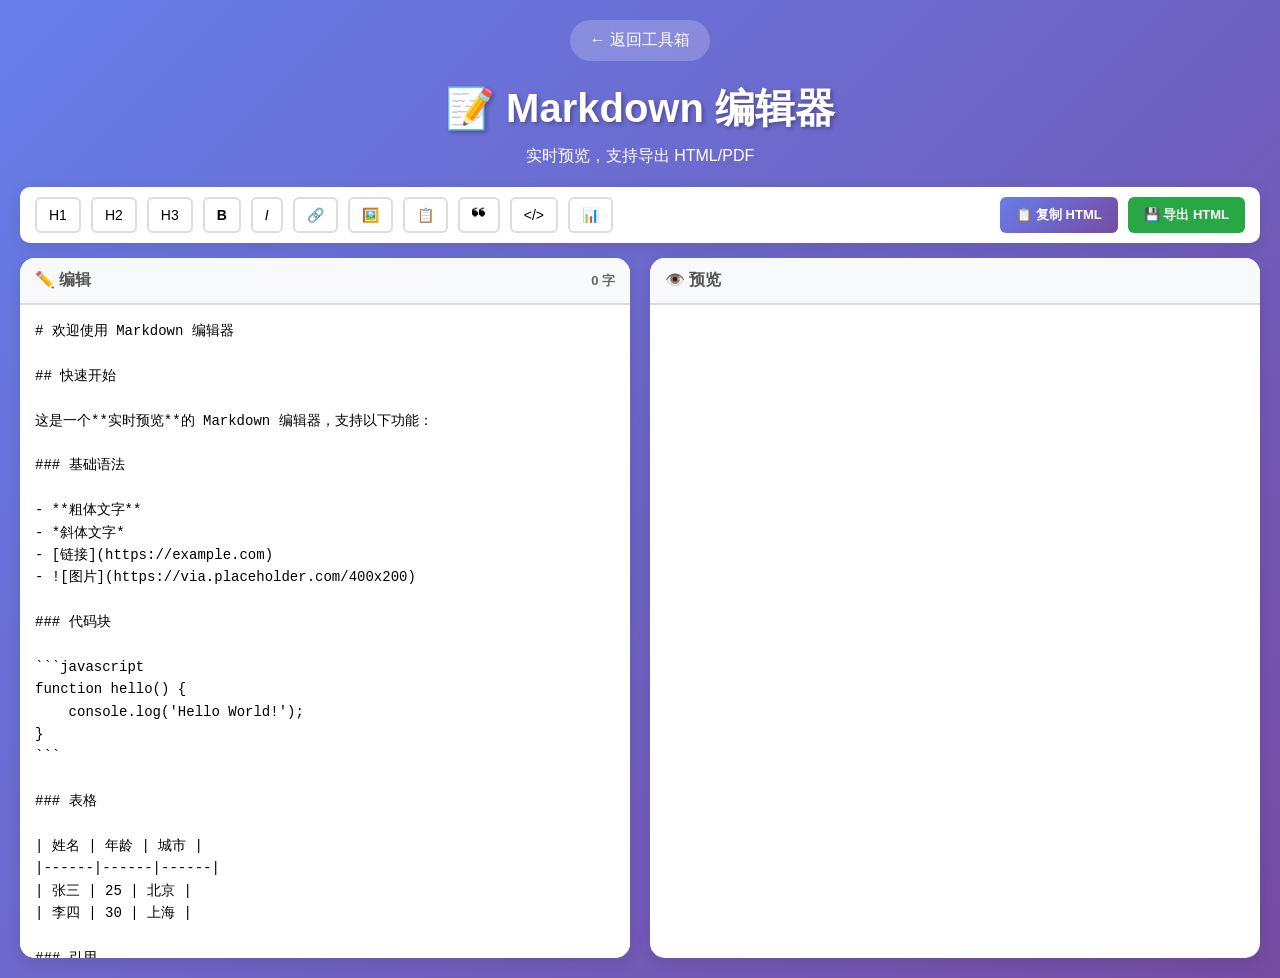
<file: tools/markdown-editor/index.html>
<!DOCTYPE html>
<html lang="zh-CN">
<head>
    <meta charset="UTF-8">
    <meta name="viewport" content="width=device-width, initial-scale=1.0">
    <title>Markdown 编辑器 - 许先生的工具箱</title>
    <style>
        * {
            margin: 0;
            padding: 0;
            box-sizing: border-box;
        }

        body {
            font-family: -apple-system, BlinkMacSystemFont, 'Segoe UI', Roboto, sans-serif;
            background: linear-gradient(135deg, #667eea 0%, #764ba2 100%);
            min-height: 100vh;
            padding: 20px;
        }

        .container {
            max-width: 1400px;
            margin: 0 auto;
        }

        .header {
            text-align: center;
            color: white;
            margin-bottom: 20px;
        }

        .header h1 {
            font-size: 2.5em;
            margin-bottom: 10px;
            text-shadow: 2px 2px 4px rgba(0,0,0,0.3);
        }

        .back-btn {
            display: inline-block;
            background: rgba(255,255,255,0.2);
            color: white;
            padding: 10px 20px;
            border-radius: 25px;
            text-decoration: none;
            margin-bottom: 20px;
            transition: background 0.3s;
        }

        .back-btn:hover {
            background: rgba(255,255,255,0.3);
        }

        .toolbar {
            background: white;
            border-radius: 10px;
            padding: 10px 15px;
            margin-bottom: 15px;
            display: flex;
            gap: 10px;
            flex-wrap: wrap;
            box-shadow: 0 4px 15px rgba(0,0,0,0.1);
        }

        .toolbar-btn {
            padding: 8px 12px;
            border: 2px solid #ddd;
            border-radius: 6px;
            background: white;
            cursor: pointer;
            font-size: 14px;
            transition: all 0.3s;
        }

        .toolbar-btn:hover {
            border-color: #667eea;
            background: #f0f0ff;
        }

        .editor-container {
            display: grid;
            grid-template-columns: 1fr 1fr;
            gap: 20px;
            height: calc(100vh - 200px);
            min-height: 500px;
        }

        .editor-panel, .preview-panel {
            background: white;
            border-radius: 15px;
            overflow: hidden;
            box-shadow: 0 4px 15px rgba(0,0,0,0.1);
        }

        .panel-header {
            background: #f8f9fa;
            padding: 12px 15px;
            border-bottom: 2px solid #ddd;
            font-weight: 600;
            color: #555;
            display: flex;
            justify-content: space-between;
            align-items: center;
        }

        #editor {
            width: 100%;
            height: calc(100% - 45px);
            border: none;
            padding: 15px;
            font-family: 'Consolas', 'Monaco', monospace;
            font-size: 14px;
            line-height: 1.6;
            resize: none;
        }

        #editor:focus {
            outline: none;
        }

        #preview {
            width: 100%;
            height: calc(100% - 45px);
            padding: 15px;
            overflow-y: auto;
            line-height: 1.8;
        }

        #preview h1, #preview h2, #preview h3 {
            margin: 1em 0 0.5em;
            color: #333;
        }

        #preview h1 { font-size: 2em; border-bottom: 2px solid #667eea; padding-bottom: 0.3em; }
        #preview h2 { font-size: 1.5em; border-bottom: 1px solid #ddd; padding-bottom: 0.3em; }
        #preview h3 { font-size: 1.25em; }

        #preview p { margin: 1em 0; }

        #preview code {
            background: #f4f4f4;
            padding: 2px 6px;
            border-radius: 4px;
            font-family: 'Consolas', 'Monaco', monospace;
            font-size: 0.9em;
        }

        #preview pre {
            background: #282c34;
            color: #abb2bf;
            padding: 15px;
            border-radius: 8px;
            overflow-x: auto;
            margin: 1em 0;
        }

        #preview pre code {
            background: none;
            padding: 0;
            color: inherit;
        }

        #preview blockquote {
            border-left: 4px solid #667eea;
            margin: 1em 0;
            padding: 0.5em 1em;
            background: #f8f9fa;
            color: #666;
        }

        #preview ul, #preview ol {
            margin: 1em 0;
            padding-left: 2em;
        }

        #preview table {
            border-collapse: collapse;
            width: 100%;
            margin: 1em 0;
        }

        #preview th, #preview td {
            border: 1px solid #ddd;
            padding: 8px 12px;
            text-align: left;
        }

        #preview th {
            background: #f8f9fa;
            font-weight: 600;
        }

        #preview img {
            max-width: 100%;
            border-radius: 8px;
        }

        #preview a {
            color: #667eea;
            text-decoration: none;
        }

        #preview a:hover {
            text-decoration: underline;
        }

        .btn {
            display: inline-block;
            padding: 8px 16px;
            border: none;
            border-radius: 6px;
            cursor: pointer;
            font-size: 13px;
            font-weight: 600;
            transition: all 0.3s;
        }

        .btn-primary {
            background: linear-gradient(135deg, #667eea 0%, #764ba2 100%);
            color: white;
        }

        .btn-success {
            background: #28a745;
            color: white;
        }

        .word-count {
            color: #666;
            font-size: 13px;
        }

        @media (max-width: 768px) {
            .editor-container {
                grid-template-columns: 1fr;
                height: auto;
            }
            
            .editor-panel, .preview-panel {
                height: 500px;
            }
        }
    </style>
</head>
<body>
    <div class="container">
        <div class="header">
            <a href="../../index.html" class="back-btn">← 返回工具箱</a>
            <h1>📝 Markdown 编辑器</h1>
            <p>实时预览，支持导出 HTML/PDF</p>
        </div>

        <div class="toolbar">
            <button class="toolbar-btn" onclick="insertText('# ', '标题 1')" title="标题 1">H1</button>
            <button class="toolbar-btn" onclick="insertText('## ', '标题 2')" title="标题 2">H2</button>
            <button class="toolbar-btn" onclick="insertText('### ', '标题 3')" title="标题 3">H3</button>
            <button class="toolbar-btn" onclick="insertText('**', '**', '粗体')" title="粗体"><b>B</b></button>
            <button class="toolbar-btn" onclick="insertText('*', '*', '斜体')" title="斜体"><i>I</i></button>
            <button class="toolbar-btn" onclick="insertText('[', '](url)', '链接文字')" title="链接">🔗</button>
            <button class="toolbar-btn" onclick="insertText('![', '](url)', '图片描述')" title="图片">🖼️</button>
            <button class="toolbar-btn" onclick="insertText('- ', '', '列表项')" title="列表">📋</button>
            <button class="toolbar-btn" onclick="insertText('> ', '', '引用内容')" title="引用">❝</button>
            <button class="toolbar-btn" onclick="insertText('```', '```\n代码', 'language')" title="代码块">&lt;/&gt;</button>
            <button class="toolbar-btn" onclick="insertText('| ', ' |  |', '表头')" title="表格">📊</button>
            
            <div style="flex: 1;"></div>
            
            <button class="btn btn-primary" onclick="copyHtml()">📋 复制 HTML</button>
            <button class="btn btn-success" onclick="downloadHtml()">💾 导出 HTML</button>
        </div>

        <div class="editor-container">
            <div class="editor-panel">
                <div class="panel-header">
                    <span>✏️ 编辑</span>
                    <span class="word-count" id="wordCount">0 字</span>
                </div>
                <textarea id="editor" placeholder="开始输入 Markdown 内容..."></textarea>
            </div>

            <div class="preview-panel">
                <div class="panel-header">
                    <span>👁️ 预览</span>
                </div>
                <div id="preview"></div>
            </div>
        </div>
    </div>

    <script src="https://cdn.bootcdn.net/ajax/libs/marked/9.1.2/marked.min.js"></script>
    <script>
        const editor = document.getElementById('editor');
        const preview = document.getElementById('preview');
        const wordCount = document.getElementById('wordCount');

        // 默认内容
        const defaultContent = `# 欢迎使用 Markdown 编辑器

## 快速开始

这是一个**实时预览**的 Markdown 编辑器，支持以下功能：

### 基础语法

- **粗体文字**
- *斜体文字*
- [链接](https://example.com)
- ![图片](https://via.placeholder.com/400x200)

### 代码块

\`\`\`javascript
function hello() {
    console.log('Hello World!');
}
\`\`\`

### 表格

| 姓名 | 年龄 | 城市 |
|------|------|------|
| 张三 | 25 | 北京 |
| 李四 | 30 | 上海 |

### 引用

> 这是一段引用文字
> 支持多行

---

**开始编辑吧！** ✨
`;

        editor.value = defaultContent;

        // 实时预览
        editor.addEventListener('input', () => {
            const markdown = editor.value;
            preview.innerHTML = marked.parse(markdown);
            updateWordCount();
            saveToLocal();
        });

        // 初始化
        preview.innerHTML = marked.parse(editor.value);
        updateWordCount();

        function insertText(before, after = '', placeholder = '') {
            const start = editor.selectionStart;
            const end = editor.selectionEnd;
            const text = editor.value;
            const selectedText = text.substring(start, end) || placeholder;
            
            editor.value = text.substring(0, start) + before + selectedText + after + text.substring(end);
            editor.focus();
            editor.selectionStart = start + before.length;
            editor.selectionEnd = start + before.length + selectedText.length;
            
            preview.innerHTML = marked.parse(editor.value);
            updateWordCount();
            saveToLocal();
        }

        function updateWordCount() {
            const text = editor.value;
            const count = text.length;
            wordCount.textContent = count + ' 字';
        }

        function copyHtml() {
            const html = preview.innerHTML;
            navigator.clipboard.writeText(html).then(() => {
                alert('✅ HTML 已复制到剪贴板');
            }).catch(err => {
                alert('❌ 复制失败：' + err);
            });
        }

        function downloadHtml() {
            const html = `<!DOCTYPE html>
<html lang="zh-CN">
<head>
    <meta charset="UTF-8">
    <meta name="viewport" content="width=device-width, initial-scale=1.0">
    <title>Markdown 文档</title>
    <style>
        body { font-family: -apple-system, BlinkMacSystemFont, 'Segoe UI', Roboto, sans-serif; max-width: 800px; margin: 40px auto; padding: 20px; line-height: 1.8; }
        h1, h2, h3 { margin: 1em 0 0.5em; color: #333; }
        h1 { font-size: 2em; border-bottom: 2px solid #667eea; padding-bottom: 0.3em; }
        h2 { font-size: 1.5em; border-bottom: 1px solid #ddd; padding-bottom: 0.3em; }
        code { background: #f4f4f4; padding: 2px 6px; border-radius: 4px; font-family: Consolas, Monaco, monospace; }
        pre { background: #282c34; color: #abb2bf; padding: 15px; border-radius: 8px; overflow-x: auto; }
        pre code { background: none; padding: 0; }
        blockquote { border-left: 4px solid #667eea; margin: 1em 0; padding: 0.5em 1em; background: #f8f9fa; }
        table { border-collapse: collapse; width: 100%; margin: 1em 0; }
        th, td { border: 1px solid #ddd; padding: 8px 12px; text-align: left; }
        th { background: #f8f9fa; }
        img { max-width: 100%; }
        a { color: #667eea; }
    </style>
</head>
<body>
${preview.innerHTML}
</body>
</html>`;

            const blob = new Blob([html], {type: 'text/html'});
            const url = URL.createObjectURL(blob);
            const a = document.createElement('a');
            a.href = url;
            a.download = `document_${Date.now()}.html`;
            a.click();
            URL.revokeObjectURL(url);
        }

        function saveToLocal() {
            localStorage.setItem('markdown_content', editor.value);
        }

        function loadFromLocal() {
            const saved = localStorage.getItem('markdown_content');
            if (saved) {
                editor.value = saved;
                preview.innerHTML = marked.parse(saved);
                updateWordCount();
            }
        }

        // 加载保存的内容
        loadFromLocal();

        // 快捷键
        editor.addEventListener('keydown', (e) => {
            if (e.ctrlKey || e.metaKey) {
                if (e.key === 's') {
                    e.preventDefault();
                    saveToLocal();
                    alert('✅ 已保存');
                }
                if (e.key === 'b') {
                    e.preventDefault();
                    insertText('**', '**');
                }
                if (e.key === 'i') {
                    e.preventDefault();
                    insertText('*', '*');
                }
            }
        });
    </script>
</body>
</html>
</file>
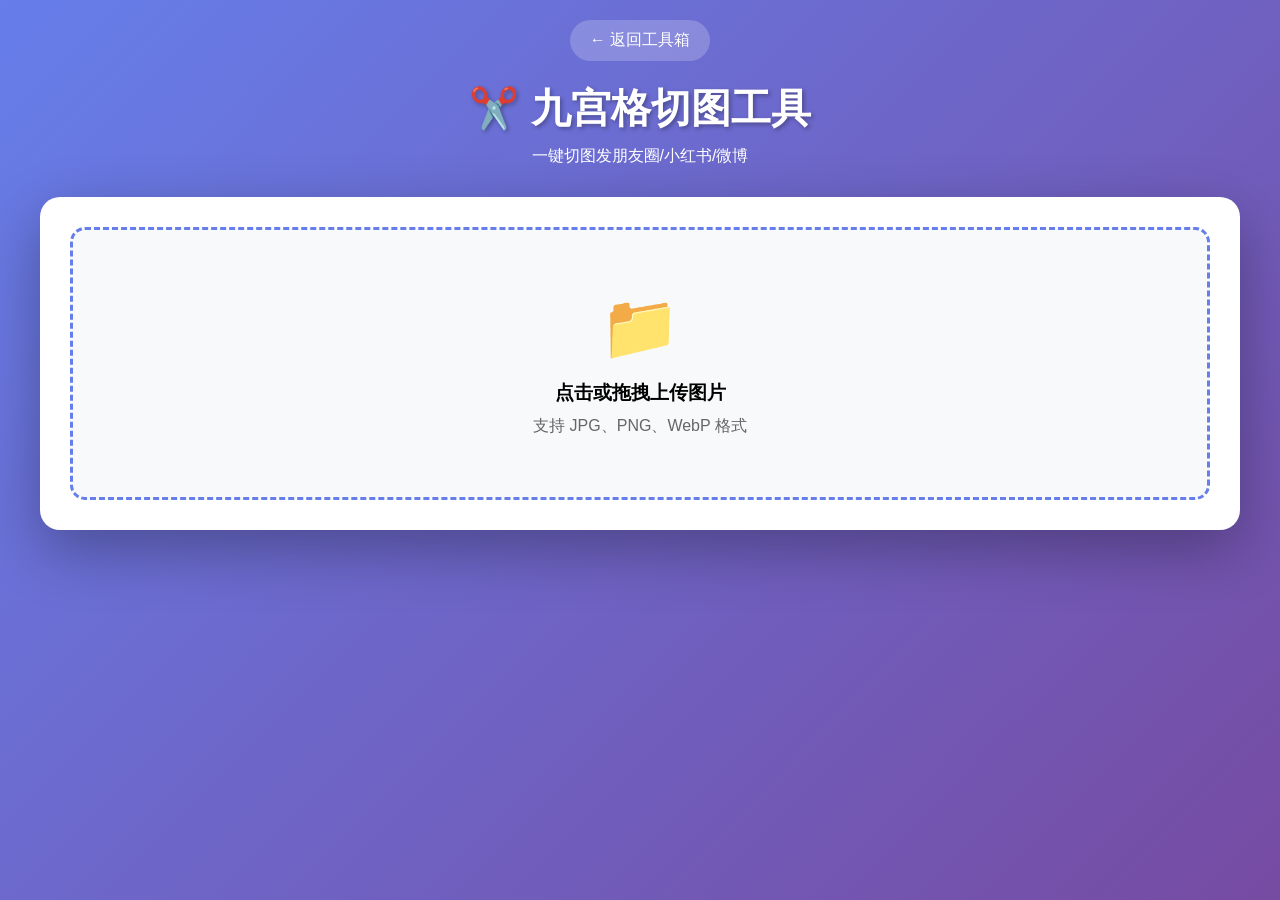
<file: tools/nine-grid-cutter/index.html>
<!DOCTYPE html>
<html lang="zh-CN">
<head>
    <meta charset="UTF-8">
    <meta name="viewport" content="width=device-width, initial-scale=1.0">
    <title>九宫格切图工具 - 许先生的工具箱</title>
    <style>
        * {
            margin: 0;
            padding: 0;
            box-sizing: border-box;
        }

        body {
            font-family: -apple-system, BlinkMacSystemFont, 'Segoe UI', Roboto, sans-serif;
            background: linear-gradient(135deg, #667eea 0%, #764ba2 100%);
            min-height: 100vh;
            padding: 20px;
        }

        .container {
            max-width: 1200px;
            margin: 0 auto;
        }

        .header {
            text-align: center;
            color: white;
            margin-bottom: 30px;
        }

        .header h1 {
            font-size: 2.5em;
            margin-bottom: 10px;
            text-shadow: 2px 2px 4px rgba(0,0,0,0.3);
        }

        .back-btn {
            display: inline-block;
            background: rgba(255,255,255,0.2);
            color: white;
            padding: 10px 20px;
            border-radius: 25px;
            text-decoration: none;
            margin-bottom: 20px;
            transition: background 0.3s;
        }

        .back-btn:hover {
            background: rgba(255,255,255,0.3);
        }

        .main-content {
            background: white;
            border-radius: 20px;
            padding: 30px;
            box-shadow: 0 20px 60px rgba(0,0,0,0.3);
        }

        .upload-area {
            border: 3px dashed #667eea;
            border-radius: 15px;
            padding: 60px 20px;
            text-align: center;
            cursor: pointer;
            transition: all 0.3s;
            background: #f8f9fa;
        }

        .upload-area:hover {
            background: #f0f0ff;
            border-color: #764ba2;
        }

        .upload-icon {
            font-size: 4em;
            margin-bottom: 15px;
        }

        .controls {
            display: none;
            margin-top: 30px;
        }

        .controls.active {
            display: block;
        }

        .grid-selector {
            display: flex;
            gap: 15px;
            justify-content: center;
            margin: 20px 0;
        }

        .grid-btn {
            padding: 15px 30px;
            border: 3px solid #ddd;
            border-radius: 10px;
            background: white;
            cursor: pointer;
            font-weight: 600;
            transition: all 0.3s;
        }

        .grid-btn:hover {
            border-color: #667eea;
        }

        .grid-btn.active {
            border-color: #667eea;
            background: linear-gradient(135deg, #667eea 0%, #764ba2 100%);
            color: white;
        }

        .preview-grid {
            display: grid;
            grid-template-columns: repeat(3, 1fr);
            gap: 15px;
            margin-top: 20px;
            max-width: 600px;
            margin-left: auto;
            margin-right: auto;
        }

        .grid-item {
            aspect-ratio: 1;
            border: 2px solid #ddd;
            border-radius: 10px;
            overflow: hidden;
            position: relative;
            background: #f8f9fa;
        }

        .grid-item img {
            width: 100%;
            height: 100%;
            object-fit: cover;
        }

        .grid-item .number {
            position: absolute;
            top: 5px;
            left: 5px;
            background: rgba(0,0,0,0.7);
            color: white;
            width: 30px;
            height: 30px;
            border-radius: 50%;
            display: flex;
            align-items: center;
            justify-content: center;
            font-weight: bold;
        }

        .grid-item .download-btn {
            position: absolute;
            bottom: 5px;
            right: 5px;
            background: rgba(102, 126, 234, 0.9);
            color: white;
            width: 35px;
            height: 35px;
            border-radius: 50%;
            display: flex;
            align-items: center;
            justify-content: center;
            cursor: pointer;
            opacity: 0;
            transition: opacity 0.3s;
        }

        .grid-item:hover .download-btn {
            opacity: 1;
        }

        .btn {
            display: inline-block;
            padding: 12px 24px;
            border: none;
            border-radius: 8px;
            cursor: pointer;
            font-size: 14px;
            font-weight: 600;
            transition: all 0.3s;
            margin: 5px;
        }

        .btn-primary {
            background: linear-gradient(135deg, #667eea 0%, #764ba2 100%);
            color: white;
        }

        .btn-success {
            background: #28a745;
            color: white;
        }

        .btn-secondary {
            background: #6c757d;
            color: white;
        }

        .btn-block {
            display: block;
            width: 100%;
            margin: 10px 0;
        }

        .loading {
            position: fixed;
            top: 0;
            left: 0;
            right: 0;
            bottom: 0;
            background: rgba(0,0,0,0.7);
            display: none;
            align-items: center;
            justify-content: center;
            z-index: 1000;
        }

        .loading.active {
            display: flex;
        }

        .loading-content {
            background: white;
            padding: 40px;
            border-radius: 15px;
            text-align: center;
        }

        .spinner {
            width: 50px;
            height: 50px;
            border: 4px solid #f3f3f3;
            border-top: 4px solid #667eea;
            border-radius: 50%;
            animation: spin 1s linear infinite;
            margin: 0 auto 20px;
        }

        @keyframes spin {
            0% { transform: rotate(0deg); }
            100% { transform: rotate(360deg); }
        }

        .tips {
            background: #fff3cd;
            border: 2px solid #ffc107;
            border-radius: 10px;
            padding: 15px;
            margin: 20px 0;
            color: #856404;
        }

        /* 📱 移动端适配 */
        @media (max-width: 768px) {
            body { padding: 10px; }
            .header h1 { font-size: 1.8em; }
            .header p { font-size: 0.95em; }
            .main-content { padding: 15px; }
            .upload-area { padding: 40px 15px; }
            .upload-icon { font-size: 3em; }
            .btn { padding: 12px 20px; font-size: 14px; }
            .btn-block { padding: 14px; }
            .control-group input, .control-group select, .control-group textarea { font-size: 16px; padding: 12px; }
            .preview-container, .preview-grid { grid-template-columns: 1fr !important; }
            .stats { grid-template-columns: 1fr 1fr; }
            .format-selector, .grid-selector, .type-selector { flex-wrap: wrap; }
            .format-btn, .grid-btn, .type-btn { padding: 12px 20px; font-size: 14px; }
        }
        @media (max-width: 480px) {
            .header h1 { font-size: 1.5em; }
            .upload-area { padding: 30px 10px; }
            .btn { padding: 10px 16px; font-size: 13px; }
            .stats { grid-template-columns: 1fr; }
        }
    </style>
</head>
<body>
    <div class="container">
        <div class="header">
            <a href="../../index.html" class="back-btn">← 返回工具箱</a>
            <h1>✂️ 九宫格切图工具</h1>
            <p>一键切图发朋友圈/小红书/微博</p>
        </div>

        <div class="main-content">
            <div class="upload-area" onclick="document.getElementById('fileInput').click()">
                <div class="upload-icon">📁</div>
                <h3>点击或拖拽上传图片</h3>
                <p style="color: #666; margin-top: 10px;">支持 JPG、PNG、WebP 格式</p>
            </div>
            <input type="file" id="fileInput" accept="image/*" style="display: none;" onchange="handleFile(event)">

            <div class="controls" id="controls">
                <div class="tips">
                    💡 <strong>使用提示：</strong>选择切图数量后，图片会自动分割，点击下载按钮保存单张，或打包下载全部
                </div>

                <h3 style="text-align: center; margin: 20px 0;">选择切图数量</h3>
                <div class="grid-selector">
                    <button class="grid-btn active" onclick="selectGrid(3, this)">3×3 (9 张)</button>
                    <button class="grid-btn" onclick="selectGrid(2, this)">2×2 (4 张)</button>
                    <button class="grid-btn" onclick="selectGrid(4, this)">4×4 (16 张)</button>
                    <button class="grid-btn" onclick="selectGrid(6, this)">6×6 (36 张)</button>
                </div>

                <div class="preview-grid" id="previewGrid"></div>

                <button class="btn btn-success btn-block" onclick="downloadAll()" style="margin-top: 20px;">📦 打包下载全部</button>
                <button class="btn btn-secondary btn-block" onclick="resetAll()">🔄 重新选择</button>
            </div>
        </div>
    </div>

    <div class="loading" id="loading">
        <div class="loading-content">
            <div class="spinner"></div>
            <p id="loadingText">切图中...</p>
        </div>
    </div>

    <script src="https://cdn.bootcdn.net/ajax/libs/jszip/3.10.1/jszip.min.js"></script>
    <script>
        let originalImage = null;
        let gridSize = 3;
        let cutImages = [];

        function selectGrid(size, btn) {
            gridSize = size;
            document.querySelectorAll('.grid-btn').forEach(b => b.classList.remove('active'));
            btn.classList.add('active');
            
            if (originalImage) {
                cutImage();
            }
        }

        function handleFile(event) {
            const file = event.target.files[0];
            if (!file) return;

            const reader = new FileReader();
            reader.onload = (e) => {
                originalImage = new Image();
                originalImage.onload = () => {
                    document.getElementById('controls').classList.add('active');
                    cutImage();
                };
                originalImage.src = e.target.result;
            };
            reader.readAsDataURL(file);
        }

        function cutImage() {
            showLoading('正在切图...');
            cutImages = [];
            const grid = document.getElementById('previewGrid');
            grid.innerHTML = '';

            const pieceWidth = Math.floor(originalImage.width / gridSize);
            const pieceHeight = Math.floor(originalImage.height / gridSize);

            for (let row = 0; row < gridSize; row++) {
                for (let col = 0; col < gridSize; col++) {
                    const canvas = document.createElement('canvas');
                    canvas.width = pieceWidth;
                    canvas.height = pieceHeight;
                    const ctx = canvas.getContext('2d');

                    ctx.drawImage(
                        originalImage,
                        col * pieceWidth, row * pieceHeight,
                        pieceWidth, pieceHeight,
                        0, 0,
                        pieceWidth, pieceHeight
                    );

                    const dataUrl = canvas.toDataURL('image/jpeg', 0.95);
                    cutImages.push(dataUrl);

                    const item = document.createElement('div');
                    item.className = 'grid-item';
                    item.innerHTML = `
                        <img src="${dataUrl}" alt="切图${row * gridSize + col + 1}">
                        <div class="number">${row * gridSize + col + 1}</div>
                        <div class="download-btn" onclick="downloadSingle(${row * gridSize + col})">⬇️</div>
                    `;
                    grid.appendChild(item);
                }
            }

            hideLoading();
        }

        function downloadSingle(index) {
            const a = document.createElement('a');
            a.href = cutImages[index];
            a.download = `grid_${index + 1}.jpg`;
            a.click();
        }

        function downloadAll() {
            if (cutImages.length === 0) {
                alert('没有可下载的图片');
                return;
            }

            showLoading('正在打包...');
            const zip = new JSZip();
            
            cutImages.forEach((imgData, i) => {
                const base64Data = imgData.replace(/^data:image\/(png|jpg|jpeg);base64,/, '');
                zip.file(`grid_${i + 1}.jpg`, base64Data, {base64: true});
            });

            zip.generateAsync({type: 'blob'}).then((content) => {
                const url = URL.createObjectURL(content);
                const a = document.createElement('a');
                a.href = url;
                a.download = `nine_grid_${Date.now()}.zip`;
                a.click();
                URL.revokeObjectURL(url);
                hideLoading();
            });
        }

        function resetAll() {
            originalImage = null;
            cutImages = [];
            document.getElementById('fileInput').value = '';
            document.getElementById('controls').classList.remove('active');
            document.getElementById('previewGrid').innerHTML = '';
        }

        function showLoading(text) {
            document.getElementById('loadingText').textContent = text;
            document.getElementById('loading').classList.add('active');
        }

        function hideLoading() {
            document.getElementById('loading').classList.remove('active');
        }

        // 拖拽上传
        const uploadArea = document.querySelector('.upload-area');
        uploadArea.addEventListener('dragover', (e) => {
            e.preventDefault();
            uploadArea.style.background = '#f0f0ff';
        });
        uploadArea.addEventListener('dragleave', () => {
            uploadArea.style.background = '#f8f9fa';
        });
        uploadArea.addEventListener('drop', (e) => {
            e.preventDefault();
            uploadArea.style.background = '#f8f9fa';
            const file = e.dataTransfer.files[0];
            if (file) {
                const reader = new FileReader();
                reader.onload = (ev) => {
                    originalImage = new Image();
                    originalImage.onload = () => {
                        document.getElementById('controls').classList.add('active');
                        cutImage();
                    };
                    originalImage.src = ev.target.result;
                };
                reader.readAsDataURL(file);
            }
        });
    </script>
</body>
</html>
</file>
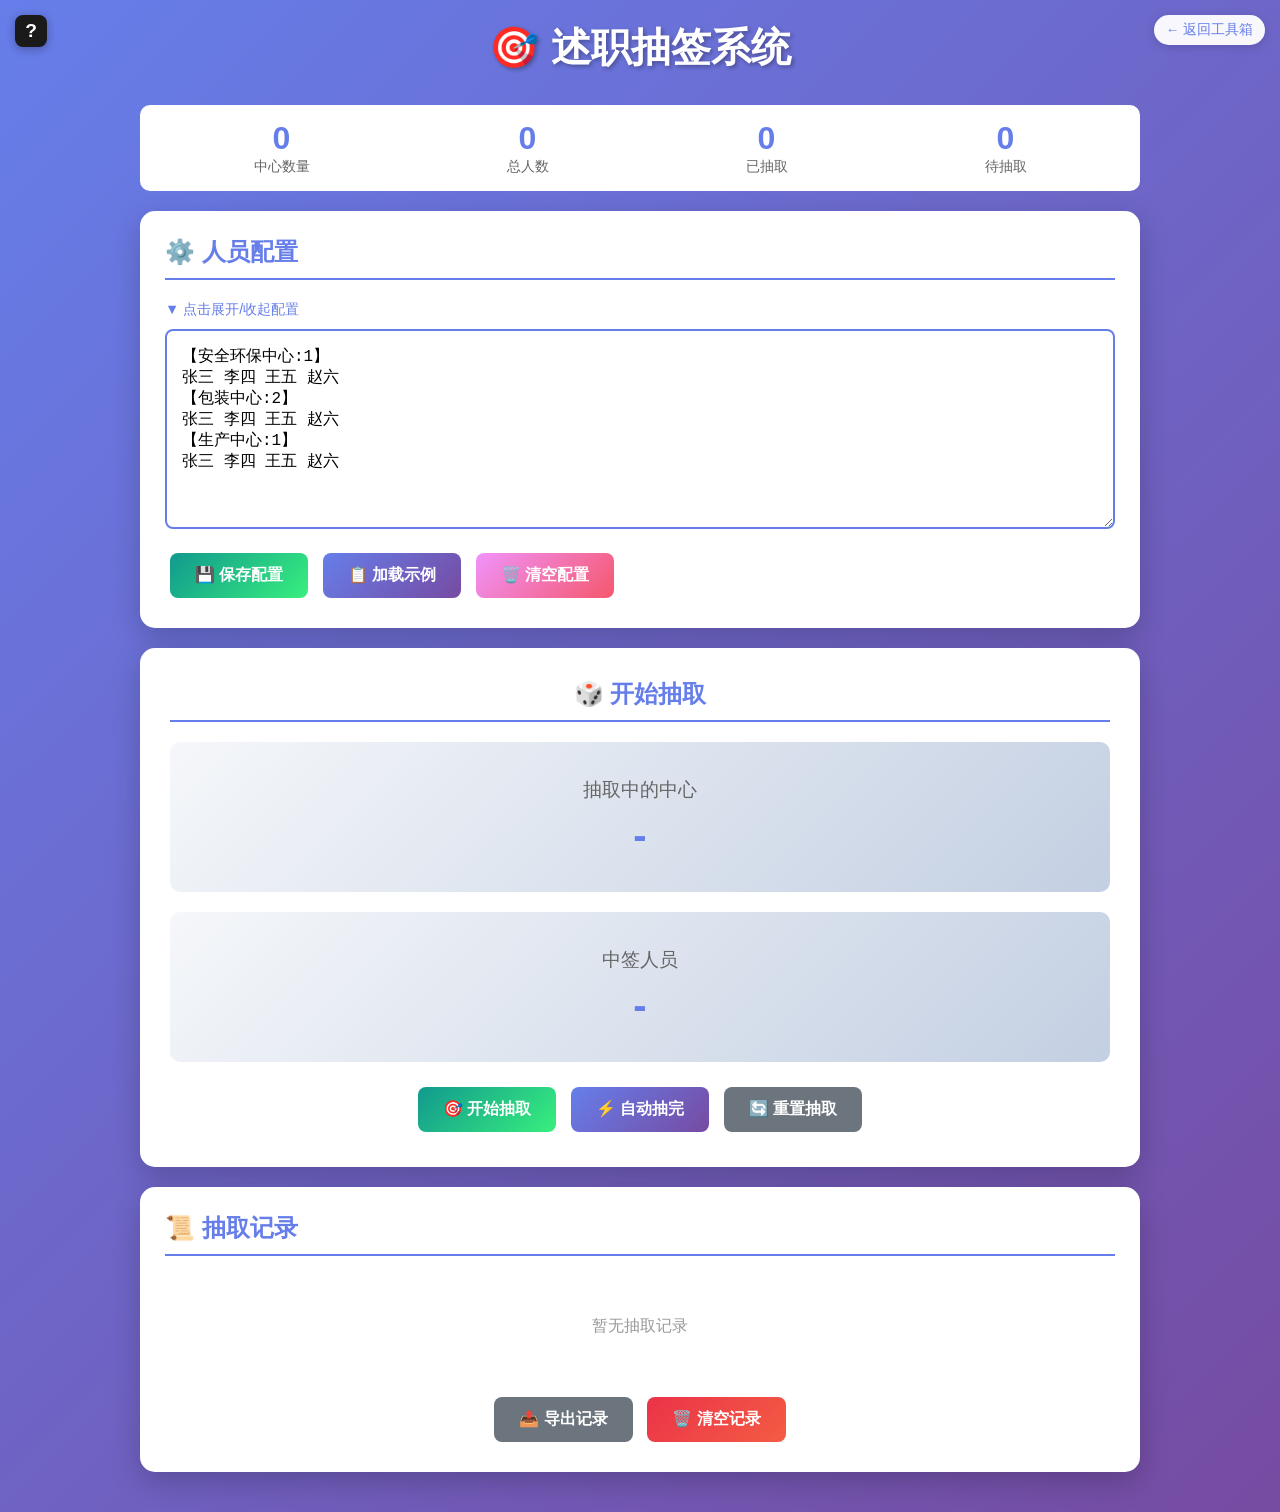
<file: tools/presentation-lottery/index.html>
<!DOCTYPE html>
<html lang="zh-CN">
<head>
    <meta charset="UTF-8">
    <meta name="viewport" content="width=device-width, initial-scale=1.0">
    <title>述职抽签系统</title>
    <style>
        * {
            margin: 0;
            padding: 0;
            box-sizing: border-box;
        }

        body {
            font-family: 'Microsoft YaHei', 'PingFang SC', sans-serif;
            background: linear-gradient(135deg, #667eea 0%, #764ba2 100%);
            min-height: 100vh;
            padding: 20px;
        }

        .container {
            max-width: 1000px;
            margin: 0 auto;
        }

        h1 {
            text-align: center;
            color: white;
            font-size: 2.5em;
            margin-bottom: 30px;
            text-shadow: 2px 2px 4px rgba(0,0,0,0.3);
        }

        .card {
            background: white;
            border-radius: 15px;
            padding: 25px;
            box-shadow: 0 10px 30px rgba(0,0,0,0.2);
            margin-bottom: 20px;
        }

        .card h2 {
            color: #667eea;
            margin-bottom: 20px;
            font-size: 1.5em;
            border-bottom: 2px solid #667eea;
            padding-bottom: 10px;
        }

        /* 配置区域样式 */
        .config-textarea {
            width: 100%;
            height: 200px;
            padding: 15px;
            border: 2px solid #667eea;
            border-radius: 8px;
            font-size: 1em;
            font-family: 'Courier New', monospace;
            resize: vertical;
            margin-bottom: 15px;
        }

        .config-textarea:focus {
            outline: none;
            border-color: #764ba2;
            box-shadow: 0 0 10px rgba(102, 126, 234, 0.3);
        }

        .config-hint {
            background: #f8f9fa;
            padding: 15px;
            border-radius: 8px;
            margin-bottom: 15px;
            border-left: 4px solid #667eea;
        }

        .config-hint p {
            color: #333;
            line-height: 1.8;
        }

        .config-hint code {
            background: rgba(102, 126, 234, 0.2);
            padding: 2px 6px;
            border-radius: 3px;
            color: #667eea;
        }

        /* 按钮样式 */
        .btn {
            padding: 12px 25px;
            border: none;
            border-radius: 8px;
            cursor: pointer;
            font-size: 1em;
            font-weight: bold;
            transition: all 0.3s;
            margin: 5px;
        }

        .btn-primary {
            background: linear-gradient(135deg, #667eea 0%, #764ba2 100%);
            color: white;
        }

        .btn-primary:hover {
            transform: translateY(-2px);
            box-shadow: 0 5px 15px rgba(102, 126, 234, 0.4);
        }

        .btn-success {
            background: linear-gradient(135deg, #11998e 0%, #38ef7d 100%);
            color: white;
        }

        .btn-success:hover {
            transform: translateY(-2px);
            box-shadow: 0 5px 15px rgba(17, 153, 142, 0.4);
        }

        .btn-warning {
            background: linear-gradient(135deg, #f093fb 0%, #f5576c 100%);
            color: white;
        }

        .btn-warning:hover {
            transform: translateY(-2px);
            box-shadow: 0 5px 15px rgba(245, 87, 108, 0.4);
        }

        .btn-danger {
            background: linear-gradient(135deg, #eb3349 0%, #f45c43 100%);
            color: white;
        }

        .btn-danger:hover {
            transform: translateY(-2px);
            box-shadow: 0 5px 15px rgba(235, 51, 73, 0.4);
        }

        .btn-secondary {
            background: #6c757d;
            color: white;
        }

        .btn-secondary:hover {
            background: #5a6268;
        }

        /* 抽取区域样式 */
        .draw-area {
            text-align: center;
            padding: 30px;
        }

        .draw-display {
            min-height: 150px;
            display: flex;
            flex-direction: column;
            justify-content: center;
            align-items: center;
            background: linear-gradient(135deg, #f5f7fa 0%, #c3cfe2 100%);
            border-radius: 10px;
            margin: 20px 0;
            padding: 20px;
        }

        .draw-label {
            font-size: 1.2em;
            color: #666;
            margin-bottom: 10px;
        }

        .draw-result {
            font-size: 2.5em;
            font-weight: bold;
            color: #667eea;
        }

        .draw-result.animating {
            animation: pulse 0.3s infinite;
        }

        @keyframes pulse {
            0%, 100% { transform: scale(1); opacity: 1; }
            50% { transform: scale(1.1); opacity: 0.8; }
        }

        @keyframes celebrate {
            0%, 100% { transform: scale(1) rotate(0deg); }
            25% { transform: scale(1.2) rotate(-5deg); }
            75% { transform: scale(1.2) rotate(5deg); }
        }

        .draw-result.celebrate {
            animation: celebrate 0.5s ease-in-out;
            color: #11998e;
        }

        /* 统计信息 */
        .stats {
            display: flex;
            justify-content: space-around;
            margin-bottom: 20px;
            padding: 15px;
            background: white;
            border-radius: 10px;
        }

        .stat-item {
            text-align: center;
        }

        .stat-value {
            font-size: 2em;
            font-weight: bold;
            color: #667eea;
        }

        .stat-label {
            color: #666;
            font-size: 0.9em;
        }

        /* 记录列表样式 */
        .record-list {
            max-height: 300px;
            overflow-y: auto;
        }

        .record-item {
            padding: 12px;
            background: #f8f9fa;
            border-left: 4px solid #667eea;
            border-radius: 5px;
            margin-bottom: 10px;
        }

        .record-time {
            color: #999;
            font-size: 0.85em;
        }

        .record-content {
            font-size: 1.1em;
            color: #333;
            margin-top: 5px;
        }

        .record-center {
            color: #667eea;
            font-weight: bold;
        }

        .record-member {
            color: #11998e;
            font-weight: bold;
            font-size: 1.2em;
        }

        /* 提示框 */
        .toast {
            position: fixed;
            top: 20px;
            right: 20px;
            padding: 15px 25px;
            background: #333;
            color: white;
            border-radius: 8px;
            box-shadow: 0 5px 15px rgba(0,0,0,0.3);
            z-index: 1000;
            animation: slideIn 0.3s ease-out;
        }

        @keyframes slideIn {
            from { transform: translateX(400px); opacity: 0; }
            to { transform: translateX(0); opacity: 1; }
        }

        .toast.success { background: linear-gradient(135deg, #11998e 0%, #38ef7d 100%); }
        .toast.error { background: linear-gradient(135deg, #eb3349 0%, #f45c43 100%); }
        .toast.warning { background: linear-gradient(135deg, #f093fb 0%, #f5576c 100%); }
        .toast.info { background: linear-gradient(135deg, #667eea 0%, #764ba2 100%); }

        /* 响应式 */
        @media (max-width: 768px) {
            .stats {
                flex-wrap: wrap;
                gap: 15px;
            }
        }

        /* 隐藏/显示区域 */
        .hidden {
            display: none;
        }

        .toggle-btn {
            background: none;
            border: none;
            color: #667eea;
            cursor: pointer;
            font-size: 0.9em;
            margin-bottom: 10px;
        }

        .toggle-btn:hover {
            text-decoration: underline;
        }

        /* 配置说明开关 - 左上角小黑按钮 */
        .config-help-toggle {
            position: fixed;
            top: 15px;
            left: 15px;
            z-index: 1002;
        }

        .config-help-btn {
            display: flex;
            align-items: center;
            justify-content: center;
            width: 32px;
            height: 32px;
            background: #1a1a1a;
            color: white;
            border: none;
            border-radius: 8px;
            cursor: pointer;
            font-size: 1.2em;
            font-weight: bold;
            box-shadow: 0 2px 10px rgba(0,0,0,0.3);
            transition: all 0.3s;
        }

        .config-help-btn:hover {
            background: #333;
            transform: scale(1.1);
        }

        .config-help-btn.active {
            background: #667eea;
        }

        /* 返回按钮 */
        .back-home {
            position: fixed;
            top: 15px;
            right: 15px;
            z-index: 1001;
        }

        .back-home a {
            display: inline-block;
            padding: 6px 12px;
            background: rgba(255,255,255,0.95);
            color: #667eea;
            text-decoration: none;
            border-radius: 20px;
            font-size: 0.85em;
            font-weight: 500;
            box-shadow: 0 2px 10px rgba(0,0,0,0.15);
            transition: all 0.3s;
        }

        .back-home a:hover {
            background: white;
            transform: translateY(-2px);
            box-shadow: 0 4px 15px rgba(102, 126, 234, 0.3);
        }
    </style>
</head>
<body>
    <!-- 配置说明开关 - 左上角 -->
    <div class="config-help-toggle">
        <button class="config-help-btn" id="configHelpBtn" onclick="toggleConfigHelp()" title="查看配置说明">?</button>
    </div>

    <div class="back-home">
        <a href="../../index.html">← 返回工具箱</a>
    </div>
    <div class="container">
        <h1>🎯 述职抽签系统</h1>

        <!-- 统计信息 -->
        <div class="stats">
            <div class="stat-item">
                <div class="stat-value" id="totalCenters">0</div>
                <div class="stat-label">中心数量</div>
            </div>
            <div class="stat-item">
                <div class="stat-value" id="totalMembers">0</div>
                <div class="stat-label">总人数</div>
            </div>
            <div class="stat-item">
                <div class="stat-value" id="drawnCount">0</div>
                <div class="stat-label">已抽取</div>
            </div>
            <div class="stat-item">
                <div class="stat-value" id="remainingCount">0</div>
                <div class="stat-label">待抽取</div>
            </div>
        </div>

        <!-- 配置区域 -->
        <div class="card">
            <h2>⚙️ 人员配置</h2>
            
            <button class="toggle-btn" onclick="toggleConfig()">
                <span id="toggleText">▼ 点击展开/收起配置</span>
            </button>

            <div id="configSection">
                <div class="config-hint" id="configHint">
                    <p><strong>📝 配置格式：</strong></p>
                    <p><code>【中心名称：抽取次数】</code></p>
                    <p>人员姓名 人员姓名 人员姓名</p>
                    <p style="margin-top: 10px;"><strong>📋 示例：</strong></p>
                    <p><code>【安全环保中心:1】</code></p>
                    <p>张三 李四 王五 赵六</p>
                    <p><code>【包装中心:2】</code></p>
                    <p>张三 李四 王五 赵六</p>
                </div>

                <textarea class="config-textarea" id="configInput" placeholder="【安全环保中心:1】
张三 李四 王五 赵六
【包装中心:2】
张三 李四 王五 赵六"></textarea>

                <div>
                    <button class="btn btn-success" onclick="saveConfig()">💾 保存配置</button>
                    <button class="btn btn-primary" onclick="loadExample()">📋 加载示例</button>
                    <button class="btn btn-warning" onclick="clearConfig()">🗑️ 清空配置</button>
                </div>
            </div>
        </div>

        <!-- 抽取区域 -->
        <div class="card draw-area">
            <h2>🎲 开始抽取</h2>
            
            <div class="draw-display">
                <div class="draw-label">抽取中的中心</div>
                <div class="draw-result" id="centerResult">-</div>
            </div>

            <div class="draw-display">
                <div class="draw-label">中签人员</div>
                <div class="draw-result" id="memberResult">-</div>
            </div>

            <div>
                <button class="btn btn-success" id="drawBtn" onclick="startDraw()">
                    🎯 开始抽取
                </button>
                <button class="btn btn-primary" onclick="autoDrawAll()">
                    ⚡ 自动抽完
                </button>
                <button class="btn btn-secondary" onclick="resetDraw()">
                    🔄 重置抽取
                </button>
            </div>
        </div>

        <!-- 抽取记录 -->
        <div class="card">
            <h2>📜 抽取记录</h2>
            <div class="record-list" id="recordList">
                <p style="text-align: center; color: #999; padding: 40px;">
                    暂无抽取记录
                </p>
            </div>
            <div style="margin-top: 15px; text-align: center;">
                <button class="btn btn-secondary" onclick="exportRecords()">📤 导出记录</button>
                <button class="btn btn-danger" onclick="clearRecords()">🗑️ 清空记录</button>
            </div>
        </div>
    </div>

    <script>
        // ==================== 数据存储 ====================
        let appData = {
            centers: [],  // [{name: "中心名", quota: 1, members: ["张三", "李四"]}]
            records: [],
            drawnMembers: []  // 已中签人员姓名
        };

        // ==================== 初始化 ====================
        window.addEventListener('DOMContentLoaded', function() {
            // 默认隐藏配置说明
            document.getElementById('configHint').style.display = 'none';
            loadConfig();
            loadRecords();
            updateStats();
        });

        // ==================== 配置管理 ====================
        function toggleConfigHelp() {
            const hint = document.getElementById('configHint');
            const btn = document.getElementById('configHelpBtn');
            if (hint.style.display === 'none') {
                hint.style.display = 'block';
                btn.classList.add('active');
                btn.textContent = '×';
            } else {
                hint.style.display = 'none';
                btn.classList.remove('active');
                btn.textContent = '?';
            }
        }

        function toggleConfig() {
            const section = document.getElementById('configSection');
            const text = document.getElementById('toggleText');
            if (section.classList.contains('hidden')) {
                section.classList.remove('hidden');
                text.textContent = '▼ 点击展开/收起配置';
            } else {
                section.classList.add('hidden');
                text.textContent = '▶ 点击展开配置';
            }
        }

        function loadExample() {
            const example = `【安全环保中心:1】
张三 李四 王五 赵六
【包装中心:2】
张三 李四 王五 赵六
【生产中心:1】
张三 李四 王五 赵六`;
            document.getElementById('configInput').value = example;
        }

        function clearConfig() {
            document.getElementById('configInput').value = '';
        }

        function saveConfig() {
            const text = document.getElementById('configInput').value.trim();
            
            if (!text) {
                showToast('请输入配置内容', 'warning');
                return;
            }

            try {
                const centers = parseConfig(text);
                
                if (centers.length === 0) {
                    showToast('未找到有效的配置，请检查格式', 'error');
                    return;
                }

                // 保存到 localStorage
                localStorage.setItem('drawConfig', text);
                
                // 加载到内存
                appData.centers = centers;
                
                // 重置抽取记录（配置改变后）
                appData.drawnMembers = [];
                
                updateStats();
                showToast(`配置已保存！${centers.length}个中心，${countMembers(centers)}人`, 'success');
                
            } catch (e) {
                showToast('配置格式错误：' + e.message, 'error');
            }
        }

        function parseConfig(text) {
            const centers = [];
            const lines = text.split('\n').map(l => l.trim()).filter(l => l);
            
            let currentCenter = null;
            
            for (let line of lines) {
                // 检查是否是中心行 【中心名：次数】
                const centerMatch = line.match(/【(.+?):(\d+)】/);
                
                if (centerMatch) {
                    // 保存上一个中心
                    if (currentCenter) {
                        centers.push(currentCenter);
                    }
                    
                    // 创建新中心
                    currentCenter = {
                        name: centerMatch[1],
                        quota: parseInt(centerMatch[2]),
                        members: [],
                        drawnCount: 0
                    };
                } else if (currentCenter) {
                    // 人员行（空格或逗号分隔）
                    const names = line.split(/[,\s]+/).filter(n => n);
                    currentCenter.members.push(...names);
                }
            }
            
            // 保存最后一个中心
            if (currentCenter) {
                centers.push(currentCenter);
            }
            
            return centers;
        }

        function countMembers(centers) {
            return centers.reduce((sum, c) => sum + c.members.length, 0);
        }

        function loadConfig() {
            const saved = localStorage.getItem('drawConfig');
            if (saved) {
                document.getElementById('configInput').value = saved;
                try {
                    appData.centers = parseConfig(saved);
                    updateStats();
                } catch (e) {
                    console.error('加载配置失败:', e);
                }
            } else {
                loadExample();
            }
        }

        // ==================== 记录管理 ====================
        function loadRecords() {
            const saved = localStorage.getItem('drawRecords');
            if (saved) {
                appData.records = JSON.parse(saved);
                renderRecords();
            }
        }

        function saveRecords() {
            localStorage.setItem('drawRecords', JSON.stringify(appData.records));
        }

        function renderRecords() {
            const container = document.getElementById('recordList');
            
            if (appData.records.length === 0) {
                container.innerHTML = '<p style="text-align: center; color: #999; padding: 40px;">暂无抽取记录</p>';
                return;
            }

            container.innerHTML = [...appData.records].reverse().map(record => `
                <div class="record-item">
                    <div class="record-time">${record.timestamp}</div>
                    <div class="record-content">
                        第${record.round}轮 - 
                        <span class="record-center">${record.centerName}</span> → 
                        <span class="record-member">${record.memberName}</span>
                    </div>
                </div>
            `).join('');
        }

        // ==================== 统计更新 ====================
        function updateStats() {
            const totalCenters = appData.centers.length;
            const totalMembers = countMembers(appData.centers);
            const drawnCount = appData.drawnMembers.length;
            const remainingCount = totalMembers - drawnCount;

            document.getElementById('totalCenters').textContent = totalCenters;
            document.getElementById('totalMembers').textContent = totalMembers;
            document.getElementById('drawnCount').textContent = drawnCount;
            document.getElementById('remainingCount').textContent = remainingCount;
        }

        // ==================== 抽取逻辑 ====================
        let isDrawing = false;
        let currentRound = 1;

        async function startDraw() {
            if (isDrawing) return;
            
            if (appData.centers.length === 0) {
                showToast('请先保存配置', 'warning');
                return;
            }

            // 找出还有名额的中心
            const availableCenters = appData.centers.filter(center => {
                const remaining = getRemainingMembers(center);
                return remaining.length > 0 && center.drawnCount < center.quota;
            });

            if (availableCenters.length === 0) {
                showToast('所有中心已抽取完毕或无可用人员', 'warning');
                return;
            }

            isDrawing = true;
            document.getElementById('drawBtn').disabled = true;

            const centerResult = document.getElementById('centerResult');
            const memberResult = document.getElementById('memberResult');
            
            centerResult.classList.add('animating');
            memberResult.textContent = '-';

            // 动画：滚动显示中心名称
            await animateRoll(centerResult, availableCenters.map(c => c.name), 2000);

            // 随机选择一个中心
            const selectedCenter = availableCenters[Math.floor(Math.random() * availableCenters.length)];
            centerResult.textContent = selectedCenter.name;
            centerResult.classList.remove('animating');
            centerResult.classList.add('celebrate');
            setTimeout(() => centerResult.classList.remove('celebrate'), 1000);

            await sleep(500);

            // 在该中心随机抽取人员
            const availableMembers = getRemainingMembers(selectedCenter);
            
            if (availableMembers.length === 0) {
                showToast(`${selectedCenter.name} 已无可用人员`, 'error');
                isDrawing = false;
                document.getElementById('drawBtn').disabled = false;
                return;
            }

            memberResult.classList.add('animating');
            
            // 动画：滚动显示人员姓名
            await animateRoll(memberResult, availableMembers, 2000);

            // 随机选择一名人员
            const selectedMember = availableMembers[Math.floor(Math.random() * availableMembers.length)];
            memberResult.textContent = selectedMember;
            memberResult.classList.remove('animating');
            memberResult.classList.add('celebrate');
            setTimeout(() => memberResult.classList.remove('celebrate'), 1000);

            // 记录抽取结果
            const record = {
                timestamp: new Date().toLocaleString('zh-CN'),
                centerName: selectedCenter.name,
                memberName: selectedMember,
                round: currentRound++
            };
            appData.records.push(record);
            
            // 标记该人员已抽取
            if (!selectedCenter.drawnMembers) {
                selectedCenter.drawnMembers = [];
            }
            selectedCenter.drawnMembers.push(selectedMember);
            selectedCenter.drawnCount++;
            appData.drawnMembers.push(selectedMember);
            
            saveRecords();
            renderRecords();
            updateStats();

            showToast(`抽取完成：${selectedCenter.name} - ${selectedMember}`, 'success');

            isDrawing = false;
            document.getElementById('drawBtn').disabled = false;
        }

        function getRemainingMembers(center) {
            if (!center.drawnMembers) {
                return center.members;
            }
            return center.members.filter(m => !center.drawnMembers.includes(m));
        }

        async function animateRoll(element, items, duration) {
            const startTime = Date.now();
            let index = 0;
            
            while (Date.now() - startTime < duration) {
                element.textContent = items[index % items.length];
                index++;
                await sleep(100);
            }
        }

        function sleep(ms) {
            return new Promise(resolve => setTimeout(resolve, ms));
        }

        async function autoDrawAll() {
            if (isDrawing) return;

            const totalQuota = appData.centers.reduce((sum, c) => sum + c.quota, 0);
            const remaining = countMembers(appData.centers) - appData.drawnMembers.length;
            
            if (totalQuota === 0) {
                showToast('请先设置抽取次数', 'warning');
                return;
            }

            if (remaining === 0) {
                showToast('所有人已被抽取', 'warning');
                return;
            }

            const confirmMsg = `总共需要抽取 ${totalQuota} 人，当前剩余 ${remaining} 人，确定要自动抽完吗？`;
            if (!confirm(confirmMsg)) return;

            const totalToDraw = Math.min(totalQuota - appData.records.length, remaining);
            
            for (let i = 0; i < totalToDraw; i++) {
                await startDraw();
                await sleep(1500);
            }

            showToast('自动抽取完成', 'success');
        }

        function resetDraw() {
            if (!confirm('确定要重置抽取记录吗？')) return;
            
            appData.records = [];
            appData.drawnMembers = [];
            currentRound = 1;
            
            // 重置所有中心的抽取状态
            appData.centers.forEach(c => {
                c.drawnCount = 0;
                c.drawnMembers = [];
            });
            
            saveRecords();
            renderRecords();
            updateStats();
            document.getElementById('centerResult').textContent = '-';
            document.getElementById('memberResult').textContent = '-';
            showToast('抽取已重置', 'success');
        }

        function clearRecords() {
            if (!confirm('确定要清空抽取记录吗？')) return;
            
            appData.records = [];
            saveRecords();
            renderRecords();
            showToast('记录已清空', 'success');
        }

        function exportRecords() {
            if (appData.records.length === 0) {
                showToast('没有记录可导出', 'warning');
                return;
            }

            const csvData = appData.records.map(r => ({
                '时间': r.timestamp,
                '轮次': r.round,
                '中心': r.centerName,
                '人员': r.memberName
            }));

            const headers = Object.keys(csvData[0]).join(',');
            const rows = csvData.map(row => Object.values(row).join(',')).join('\n');
            const csv = headers + '\n' + rows;
            
            const blob = new Blob(['\ufeff' + csv], { type: 'text/csv;charset=utf-8;' });
            const link = document.createElement('a');
            link.href = URL.createObjectURL(blob);
            link.download = '抽取记录.csv';
            link.click();
            showToast('记录已导出', 'success');
        }

        // ==================== 提示框 ====================
        function showToast(message, type = 'info') {
            const toast = document.createElement('div');
            toast.className = `toast ${type}`;
            toast.textContent = message;
            document.body.appendChild(toast);
            
            setTimeout(() => {
                toast.remove();
            }, 3000);
        }
    </script>
</body>
</html>
</file>
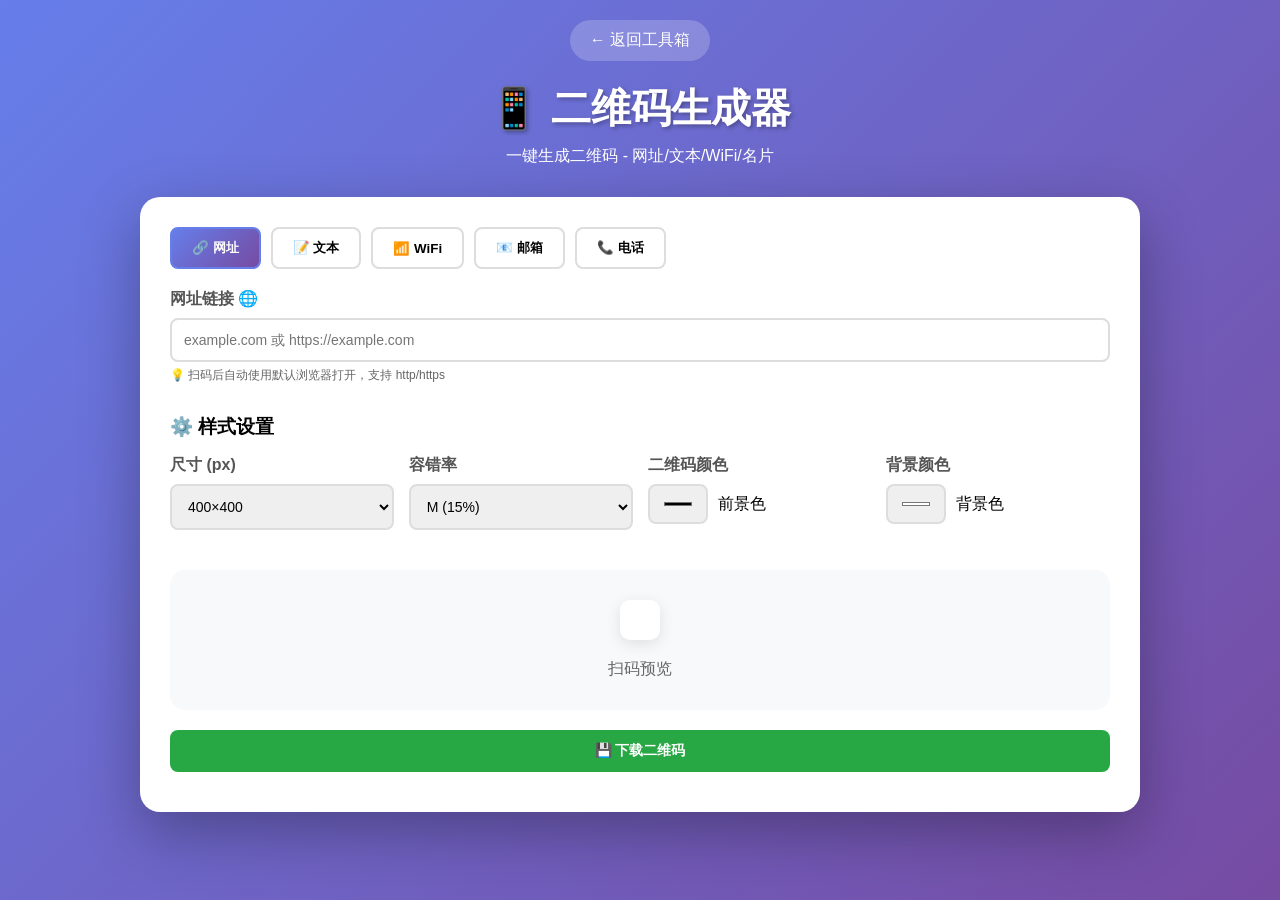
<file: tools/qr-generator/index.html>
<!DOCTYPE html>
<html lang="zh-CN">
<head>
    <meta charset="UTF-8">
    <meta name="viewport" content="width=device-width, initial-scale=1.0">
    <title>二维码生成器 - 许先生的工具箱</title>
    <style>
        * {
            margin: 0;
            padding: 0;
            box-sizing: border-box;
        }

        body {
            font-family: -apple-system, BlinkMacSystemFont, 'Segoe UI', Roboto, sans-serif;
            background: linear-gradient(135deg, #667eea 0%, #764ba2 100%);
            min-height: 100vh;
            padding: 20px;
        }

        .container {
            max-width: 1000px;
            margin: 0 auto;
        }

        .header {
            text-align: center;
            color: white;
            margin-bottom: 30px;
        }

        .header h1 {
            font-size: 2.5em;
            margin-bottom: 10px;
            text-shadow: 2px 2px 4px rgba(0,0,0,0.3);
        }

        .back-btn {
            display: inline-block;
            background: rgba(255,255,255,0.2);
            color: white;
            padding: 10px 20px;
            border-radius: 25px;
            text-decoration: none;
            margin-bottom: 20px;
            transition: background 0.3s;
        }

        .back-btn:hover {
            background: rgba(255,255,255,0.3);
        }

        .main-content {
            background: white;
            border-radius: 20px;
            padding: 30px;
            box-shadow: 0 20px 60px rgba(0,0,0,0.3);
        }

        .type-selector {
            display: flex;
            gap: 10px;
            margin-bottom: 20px;
            flex-wrap: wrap;
        }

        .type-btn {
            padding: 10px 20px;
            border: 2px solid #ddd;
            border-radius: 8px;
            background: white;
            cursor: pointer;
            font-weight: 600;
            transition: all 0.3s;
        }

        .type-btn:hover {
            border-color: #667eea;
        }

        .type-btn.active {
            border-color: #667eea;
            background: linear-gradient(135deg, #667eea 0%, #764ba2 100%);
            color: white;
        }

        .input-group {
            margin-bottom: 20px;
        }

        .input-group label {
            display: block;
            margin-bottom: 8px;
            color: #555;
            font-weight: 600;
        }

        .input-group input,
        .input-group textarea,
        .input-group select {
            width: 100%;
            padding: 12px;
            border: 2px solid #ddd;
            border-radius: 8px;
            font-size: 14px;
            transition: border-color 0.3s;
        }

        .input-group input:focus,
        .input-group textarea:focus,
        .input-group select:focus {
            outline: none;
            border-color: #667eea;
        }

        .input-group textarea {
            min-height: 100px;
            resize: vertical;
        }

        .settings-grid {
            display: grid;
            grid-template-columns: repeat(auto-fit, minmax(200px, 1fr));
            gap: 15px;
            margin-bottom: 20px;
        }

        .preview-area {
            text-align: center;
            padding: 30px;
            background: #f8f9fa;
            border-radius: 15px;
            margin-bottom: 20px;
        }

        #qrcode {
            display: inline-block;
            padding: 20px;
            background: white;
            border-radius: 10px;
            box-shadow: 0 4px 15px rgba(0,0,0,0.1);
        }

        .btn {
            display: inline-block;
            padding: 12px 24px;
            border: none;
            border-radius: 8px;
            cursor: pointer;
            font-size: 14px;
            font-weight: 600;
            transition: all 0.3s;
            margin: 5px;
        }

        .btn-primary {
            background: linear-gradient(135deg, #667eea 0%, #764ba2 100%);
            color: white;
        }

        .btn-success {
            background: #28a745;
            color: white;
        }

        .btn-block {
            display: block;
            width: 100%;
            margin: 10px 0;
        }

        .color-picker {
            display: flex;
            gap: 10px;
            align-items: center;
        }

        .color-picker input[type="color"] {
            width: 60px;
            height: 40px;
            border: 2px solid #ddd;
            border-radius: 8px;
            cursor: pointer;
        }

        /* 📱 移动端适配 */
        @media (max-width: 768px) {
            body { padding: 10px; }
            .header h1 { font-size: 1.8em; }
            .header p { font-size: 0.95em; }
            .main-content { padding: 15px; }
            .upload-area { padding: 40px 15px; }
            .upload-icon { font-size: 3em; }
            .btn { padding: 12px 20px; font-size: 14px; }
            .btn-block { padding: 14px; }
            .control-group input, .control-group select, .control-group textarea { font-size: 16px; padding: 12px; }
            .preview-container, .preview-grid { grid-template-columns: 1fr !important; }
            .stats { grid-template-columns: 1fr 1fr; }
            .format-selector, .grid-selector, .type-selector { flex-wrap: wrap; }
            .format-btn, .grid-btn, .type-btn { padding: 12px 20px; font-size: 14px; }
        }
        @media (max-width: 480px) {
            .header h1 { font-size: 1.5em; }
            .upload-area { padding: 30px 10px; }
            .btn { padding: 10px 16px; font-size: 13px; }
            .stats { grid-template-columns: 1fr; }
        }
    </style>
</head>
<body>
    <div class="container">
        <div class="header">
            <a href="../../index.html" class="back-btn">← 返回工具箱</a>
            <h1>📱 二维码生成器</h1>
            <p>一键生成二维码 - 网址/文本/WiFi/名片</p>
        </div>

        <div class="main-content">
            <div class="type-selector">
                <button class="type-btn active" onclick="selectType('url')">🔗 网址</button>
                <button class="type-btn" onclick="selectType('text')">📝 文本</button>
                <button class="type-btn" onclick="selectType('wifi')">📶 WiFi</button>
                <button class="type-btn" onclick="selectType('email')">📧 邮箱</button>
                <button class="type-btn" onclick="selectType('tel')">📞 电话</button>
            </div>

            <!-- 网址输入 -->
            <div id="url-input" class="input-group">
                <label>网址链接 🌐</label>
                <input type="url" id="urlInput" placeholder="example.com 或 https://example.com" oninput="generateQR()" autocomplete="url">
                <p style="font-size: 12px; color: #666; margin-top: 5px;">💡 扫码后自动使用默认浏览器打开，支持 http/https</p>
            </div>

            <!-- 文本输入 -->
            <div id="text-input" class="input-group" style="display: none;">
                <label>文本内容</label>
                <textarea id="textInput" placeholder="输入要编码的文本内容" oninput="generateQR()"></textarea>
            </div>

            <!-- WiFi 输入 -->
            <div id="wifi-input" class="input-group" style="display: none;">
                <label>WiFi 名称 (SSID)</label>
                <input type="text" id="wifiSsid" placeholder="MyWiFi" oninput="generateQR()">
                <label style="margin-top: 10px;">WiFi 密码</label>
                <input type="text" id="wifiPassword" placeholder="12345678" oninput="generateQR()">
                <label style="margin-top: 10px;">加密方式</label>
                <select id="wifiType" onchange="generateQR()">
                    <option value="WPA">WPA/WPA2</option>
                    <option value="WEP">WEP</option>
                    <option value="nopass">无密码</option>
                </select>
            </div>

            <!-- 邮箱输入 -->
            <div id="email-input" class="input-group" style="display: none;">
                <label>邮箱地址</label>
                <input type="email" id="emailInput" placeholder="test@example.com" oninput="generateQR()">
                <label style="margin-top: 10px;">邮件主题</label>
                <input type="text" id="emailSubject" placeholder="主题" oninput="generateQR()">
                <label style="margin-top: 10px;">邮件内容</label>
                <textarea id="emailBody" placeholder="正文内容" oninput="generateQR()"></textarea>
            </div>

            <!-- 电话输入 -->
            <div id="tel-input" class="input-group" style="display: none;">
                <label>电话号码</label>
                <input type="tel" id="telInput" placeholder="13800138000" oninput="generateQR()">
            </div>

            <h3 style="margin: 30px 0 15px;">⚙️ 样式设置</h3>
            <div class="settings-grid">
                <div class="input-group">
                    <label>尺寸 (px)</label>
                    <select id="qrSize" onchange="generateQR()">
                        <option value="200">200×200</option>
                        <option value="300">300×300</option>
                        <option value="400" selected>400×400</option>
                        <option value="512">512×512</option>
                        <option value="800">800×800</option>
                        <option value="1000">1000×1000</option>
                    </select>
                </div>

                <div class="input-group">
                    <label>容错率</label>
                    <select id="errorLevel" onchange="generateQR()">
                        <option value="L">L (7%)</option>
                        <option value="M" selected>M (15%)</option>
                        <option value="Q">Q (25%)</option>
                        <option value="H">H (30%)</option>
                    </select>
                </div>

                <div class="input-group">
                    <label>二维码颜色</label>
                    <div class="color-picker">
                        <input type="color" id="colorDark" value="#000000" onchange="generateQR()">
                        <span>前景色</span>
                    </div>
                </div>

                <div class="input-group">
                    <label>背景颜色</label>
                    <div class="color-picker">
                        <input type="color" id="colorLight" value="#ffffff" onchange="generateQR()">
                        <span>背景色</span>
                    </div>
                </div>
            </div>

            <div class="preview-area">
                <div id="qrcode"></div>
                <p style="margin-top: 15px; color: #666;">扫码预览</p>
            </div>

            <button class="btn btn-success btn-block" onclick="downloadQR()">💾 下载二维码</button>
        </div>
    </div>

    <script src="https://cdn.bootcdn.net/ajax/libs/qrcodejs/1.0.0/qrcode.min.js"></script>
    <script>
        let currentType = 'url';
        let qrCode = null;

        function selectType(type) {
            currentType = type;
            document.querySelectorAll('.type-btn').forEach(btn => btn.classList.remove('active'));
            event.target.classList.add('active');

            // 隐藏所有输入
            ['url', 'text', 'wifi', 'email', 'tel'].forEach(t => {
                document.getElementById(t + '-input').style.display = 'none';
            });

            // 显示当前输入
            document.getElementById(type + '-input').style.display = 'block';
            generateQR();
        }

        function getContent() {
            switch(currentType) {
                case 'url':
                    let url = document.getElementById('urlInput').value || 'https://example.com';
                    // 自动添加协议头，确保扫码后能正确打开
                    if (url && !url.startsWith('http://') && !url.startsWith('https://')) {
                        url = 'https://' + url;
                        document.getElementById('urlInput').value = url;
                    }
                    return url;
                case 'text':
                    return document.getElementById('textInput').value || 'Hello World';
                case 'wifi':
                    const ssid = document.getElementById('wifiSsid').value || 'MyWiFi';
                    const password = document.getElementById('wifiPassword').value || '';
                    const type = document.getElementById('wifiType').value;
                    return `WIFI:T:${type};S:${ssid};P:${password};;`;
                case 'email':
                    const email = document.getElementById('emailInput').value || 'test@example.com';
                    const subject = document.getElementById('emailSubject').value || '';
                    const body = document.getElementById('emailBody').value || '';
                    return `mailto:${email}?subject=${encodeURIComponent(subject)}&body=${encodeURIComponent(body)}`;
                case 'tel':
                    return 'tel:' + (document.getElementById('telInput').value || '13800138000');
                default:
                    return 'https://example.com';
            }
        }

        function generateQR() {
            const content = getContent();
            const size = parseInt(document.getElementById('qrSize').value);
            const colorDark = document.getElementById('colorDark').value;
            const colorLight = document.getElementById('colorLight').value;
            const correctLevel = QRCode.CorrectLevel[document.getElementById('errorLevel').value];

            document.getElementById('qrcode').innerHTML = '';
            
            qrCode = new QRCode(document.getElementById('qrcode'), {
                text: content,
                width: size,
                height: size,
                colorDark: colorDark,
                colorLight: colorLight,
                correctLevel: correctLevel
            });
        }

        function downloadQR() {
            const qrDiv = document.getElementById('qrcode');
            const img = qrDiv.querySelector('img');
            
            if (!img || !img.src) {
                // 等待 canvas 生成
                const canvas = qrDiv.querySelector('canvas');
                if (canvas) {
                    downloadFromCanvas(canvas);
                } else {
                    alert('请先生成二维码');
                }
                return;
            }

            const a = document.createElement('a');
            a.href = img.src;
            a.download = `qrcode_${Date.now()}.png`;
            a.click();
        }

        function downloadFromCanvas(canvas) {
            const a = document.createElement('a');
            a.href = canvas.toDataURL('image/png');
            a.download = `qrcode_${Date.now()}.png`;
            a.click();
        }

        // 初始化
        generateQR();
    </script>
</body>
</html>
</file>
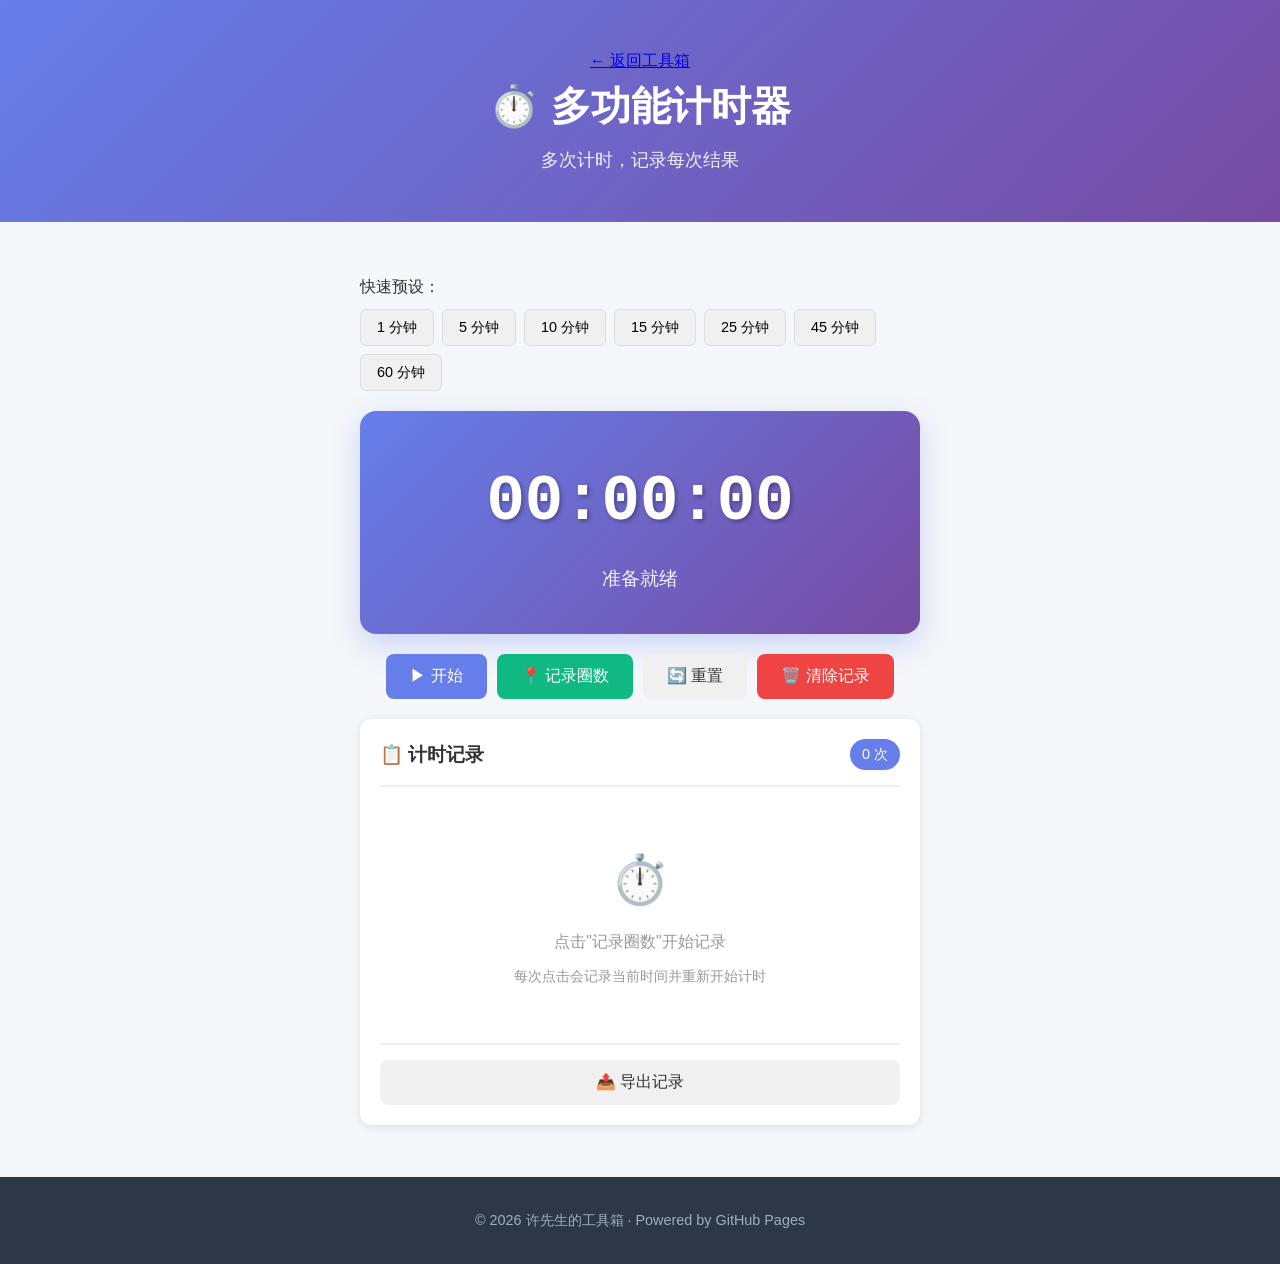
<file: tools/timer/index.html>
<!DOCTYPE html>
<html lang="zh-CN">
<head>
    <meta charset="UTF-8">
    <meta name="viewport" content="width=device-width, initial-scale=1.0">
    <title>多功能计时器 - 许先生的工具箱</title>
    <link rel="stylesheet" href="../../assets/css/style.css">
    <style>
        .timer-container {
            max-width: 600px;
            margin: 0 auto;
            padding: 20px;
        }

        .timer-display {
            text-align: center;
            padding: 40px 20px;
            background: linear-gradient(135deg, #667eea 0%, #764ba2 100%);
            border-radius: 16px;
            color: white;
            margin-bottom: 20px;
            box-shadow: 0 10px 30px rgba(102, 126, 234, 0.3);
        }

        .timer-time {
            font-size: 4rem;
            font-weight: bold;
            font-family: 'Courier New', monospace;
            text-shadow: 2px 2px 4px rgba(0,0,0,0.3);
        }

        .timer-status {
            font-size: 1.2rem;
            margin-top: 10px;
            opacity: 0.9;
        }

        .timer-controls {
            display: flex;
            gap: 10px;
            justify-content: center;
            flex-wrap: wrap;
            margin-bottom: 20px;
        }

        .btn {
            padding: 12px 24px;
            border: none;
            border-radius: 8px;
            font-size: 1rem;
            cursor: pointer;
            transition: all 0.3s;
            font-weight: 500;
        }

        .btn-primary {
            background: #667eea;
            color: white;
        }

        .btn-primary:hover {
            background: #5a6fd6;
            transform: translateY(-2px);
        }

        .btn-secondary {
            background: #f0f0f0;
            color: #333;
        }

        .btn-secondary:hover {
            background: #e0e0e0;
            transform: translateY(-2px);
        }

        .btn-danger {
            background: #ef4444;
            color: white;
        }

        .btn-danger:hover {
            background: #dc2626;
            transform: translateY(-2px);
        }

        .btn-success {
            background: #10b981;
            color: white;
        }

        .btn-success:hover {
            background: #059669;
            transform: translateY(-2px);
        }

        .lap-section {
            background: white;
            border-radius: 12px;
            padding: 20px;
            box-shadow: 0 2px 10px rgba(0,0,0,0.1);
        }

        .lap-header {
            display: flex;
            justify-content: space-between;
            align-items: center;
            margin-bottom: 15px;
            padding-bottom: 15px;
            border-bottom: 2px solid #f0f0f0;
        }

        .lap-header h3 {
            margin: 0;
            color: #333;
        }

        .lap-count {
            background: #667eea;
            color: white;
            padding: 4px 12px;
            border-radius: 20px;
            font-size: 0.9rem;
        }

        .lap-list {
            list-style: none;
            padding: 0;
            margin: 0;
            max-height: 400px;
            overflow-y: auto;
        }

        .lap-item {
            display: flex;
            justify-content: space-between;
            align-items: center;
            padding: 12px 15px;
            margin-bottom: 8px;
            background: #f8f9fa;
            border-radius: 8px;
            transition: all 0.3s;
        }

        .lap-item:hover {
            background: #e9ecef;
            transform: translateX(5px);
        }

        .lap-number {
            font-weight: bold;
            color: #667eea;
            min-width: 80px;
        }

        .lap-time {
            font-family: 'Courier New', monospace;
            font-size: 1.1rem;
            color: #333;
        }

        .lap-total {
            font-size: 0.9rem;
            color: #666;
            margin-left: 15px;
        }

        .lap-item.best {
            background: linear-gradient(135deg, #d4edda 0%, #c3e6cb 100%);
            border-left: 4px solid #28a745;
        }

        .lap-item.worst {
            background: linear-gradient(135deg, #f8d7da 0%, #f5c6cb 100%);
            border-left: 4px solid #dc3545;
        }

        .empty-state {
            text-align: center;
            padding: 40px 20px;
            color: #999;
        }

        .empty-state-icon {
            font-size: 3rem;
            margin-bottom: 10px;
        }

        .preset-section {
            margin-bottom: 20px;
        }

        .preset-buttons {
            display: flex;
            gap: 8px;
            flex-wrap: wrap;
            margin-top: 10px;
        }

        .btn-preset {
            padding: 8px 16px;
            background: #f0f0f0;
            border: 1px solid #ddd;
            border-radius: 6px;
            cursor: pointer;
            font-size: 0.9rem;
            transition: all 0.3s;
        }

        .btn-preset:hover {
            background: #667eea;
            color: white;
            border-color: #667eea;
        }

        .export-section {
            margin-top: 15px;
            padding-top: 15px;
            border-top: 2px solid #f0f0f0;
        }

        @media (max-width: 600px) {
            .timer-time {
                font-size: 2.5rem;
            }
            
            .timer-controls {
                flex-direction: column;
            }
            
            .btn {
                width: 100%;
            }
        }
    </style>
</head>
<body>
    <div class="wrapper">
        <header class="header">
            <div class="container">
                <a href="../../index.html" class="back-link">← 返回工具箱</a>
                <h1 class="site-title">⏱️ 多功能计时器</h1>
                <p class="site-slogan">多次计时，记录每次结果</p>
            </div>
        </header>

        <main class="main">
            <div class="container">
                <div class="timer-container">
                    <!-- 预设时间 -->
                    <div class="preset-section">
                        <label style="font-weight: 500; color: #333;">快速预设：</label>
                        <div class="preset-buttons">
                            <button class="btn-preset" onclick="setPreset(1)">1 分钟</button>
                            <button class="btn-preset" onclick="setPreset(5)">5 分钟</button>
                            <button class="btn-preset" onclick="setPreset(10)">10 分钟</button>
                            <button class="btn-preset" onclick="setPreset(15)">15 分钟</button>
                            <button class="btn-preset" onclick="setPreset(25)">25 分钟</button>
                            <button class="btn-preset" onclick="setPreset(45)">45 分钟</button>
                            <button class="btn-preset" onclick="setPreset(60)">60 分钟</button>
                        </div>
                    </div>

                    <!-- 计时器显示 -->
                    <div class="timer-display">
                        <div class="timer-time" id="timerDisplay">00:00:00</div>
                        <div class="timer-status" id="timerStatus">准备就绪</div>
                    </div>

                    <!-- 控制按钮 -->
                    <div class="timer-controls">
                        <button class="btn btn-primary" id="startBtn" onclick="toggleTimer()">▶ 开始</button>
                        <button class="btn btn-success" id="lapBtn" onclick="recordLap()" disabled>📍 记录圈数</button>
                        <button class="btn btn-secondary" onclick="resetTimer()">🔄 重置</button>
                        <button class="btn btn-danger" onclick="clearLaps()" disabled id="clearBtn">🗑️ 清除记录</button>
                    </div>

                    <!-- 记录列表 -->
                    <div class="lap-section">
                        <div class="lap-header">
                            <h3>📋 计时记录</h3>
                            <span class="lap-count" id="lapCount">0 次</span>
                        </div>
                        
                        <div id="emptyState" class="empty-state">
                            <div class="empty-state-icon">⏱️</div>
                            <p>点击"记录圈数"开始记录</p>
                            <p style="font-size: 0.9rem; margin-top: 10px;">每次点击会记录当前时间并重新开始计时</p>
                        </div>

                        <ul class="lap-list" id="lapList"></ul>

                        <div class="export-section">
                            <button class="btn btn-secondary" onclick="exportResults()" style="width: 100%;">📤 导出记录</button>
                        </div>
                    </div>
                </div>
            </div>
        </main>

        <footer class="footer">
            <div class="container">
                <p>&copy; 2026 许先生的工具箱 · Powered by GitHub Pages</p>
            </div>
        </footer>
    </div>

    <script>
        let timerInterval = null;
        let startTime = 0;
        let elapsedTime = 0;
        let isRunning = false;
        let laps = [];
        let lapStartTime = 0;

        // 格式化时间
        function formatTime(ms) {
            const totalSeconds = Math.floor(ms / 1000);
            const hours = Math.floor(totalSeconds / 3600);
            const minutes = Math.floor((totalSeconds % 3600) / 60);
            const seconds = totalSeconds % 60;
            const milliseconds = Math.floor((ms % 1000) / 10);

            return `${String(hours).padStart(2, '0')}:${String(minutes).padStart(2, '0')}:${String(seconds).padStart(2, '0')}.${String(milliseconds).padStart(2, '0')}`;
        }

        // 更新显示
        function updateDisplay() {
            const now = Date.now();
            const elapsed = isRunning ? elapsedTime + (now - startTime) : elapsedTime;
            document.getElementById('timerDisplay').textContent = formatTime(elapsed);
            return elapsed;
        }

        // 切换计时器
        function toggleTimer() {
            const startBtn = document.getElementById('startBtn');
            const lapBtn = document.getElementById('lapBtn');
            const statusEl = document.getElementById('timerStatus');

            if (isRunning) {
                // 暂停
                clearInterval(timerInterval);
                elapsedTime += Date.now() - startTime;
                isRunning = false;
                startBtn.textContent = '▶ 继续';
                startBtn.classList.remove('btn-danger');
                startBtn.classList.add('btn-primary');
                lapBtn.disabled = true;
                statusEl.textContent = '已暂停';
            } else {
                // 开始
                startTime = Date.now();
                lapStartTime = Date.now();
                isRunning = true;
                timerInterval = setInterval(updateDisplay, 10);
                startBtn.textContent = '⏸ 暂停';
                startBtn.classList.remove('btn-primary');
                startBtn.classList.add('btn-danger');
                lapBtn.disabled = false;
                statusEl.textContent = '计时中...';
            }
        }

        // 重置计时器
        function resetTimer() {
            clearInterval(timerInterval);
            isRunning = false;
            elapsedTime = 0;
            startTime = 0;
            document.getElementById('timerDisplay').textContent = '00:00:00';
            document.getElementById('timerStatus').textContent = '准备就绪';
            document.getElementById('startBtn').textContent = '▶ 开始';
            document.getElementById('startBtn').classList.remove('btn-danger');
            document.getElementById('startBtn').classList.add('btn-primary');
            document.getElementById('lapBtn').disabled = true;
        }

        // 记录圈数
        function recordLap() {
            // 获取当前准确时间
            const now = Date.now();
            const currentTime = isRunning ? elapsedTime + (now - startTime) : elapsedTime;
            
            const lap = {
                number: laps.length + 1,  // 第几次记录
                totalTime: currentTime,    // 当前总时间
                timestamp: new Date().toLocaleTimeString()
            };
            
            laps.push(lap);
            renderLaps();
            
            // 播放提示音（可选）
            playBeep();
        }

        // 播放提示音
        function playBeep() {
            try {
                const audioContext = new (window.AudioContext || window.webkitAudioContext)();
                const oscillator = audioContext.createOscillator();
                const gainNode = audioContext.createGain();
                
                oscillator.connect(gainNode);
                gainNode.connect(audioContext.destination);
                
                oscillator.frequency.value = 800;
                oscillator.type = 'sine';
                gainNode.gain.setValueAtTime(0.3, audioContext.currentTime);
                gainNode.gain.exponentialRampToValueAtTime(0.01, audioContext.currentTime + 0.1);
                
                oscillator.start(audioContext.currentTime);
                oscillator.stop(audioContext.currentTime + 0.1);
            } catch (e) {
                // 浏览器不支持音频，忽略
            }
        }

        // 渲染记录列表
        function renderLaps() {
            const lapList = document.getElementById('lapList');
            const emptyState = document.getElementById('emptyState');
            const lapCount = document.getElementById('lapCount');
            const clearBtn = document.getElementById('clearBtn');

            lapCount.textContent = `${laps.length} 次`;
            clearBtn.disabled = laps.length === 0;

            if (laps.length === 0) {
                emptyState.style.display = 'block';
                lapList.style.display = 'none';
                return;
            }

            emptyState.style.display = 'none';
            lapList.style.display = 'block';

            lapList.innerHTML = laps.map(lap => {
                return `
                    <li class="lap-item">
                        <span class="lap-number">记录 ${lap.number}</span>
                        <div>
                            <span class="lap-time">${formatTime(lap.totalTime)}</span>
                        </div>
                    </li>
                `;
            }).join('');

            // 滚动到底部
            lapList.scrollTop = lapList.scrollHeight;
        }

        // 清除记录
        function clearLaps() {
            if (confirm('确定要清除所有记录吗？')) {
                laps = [];
                renderLaps();
                resetTimer();
            }
        }

        // 设置预设时间
        function setPreset(minutes) {
            resetTimer();
            elapsedTime = minutes * 60 * 1000;
            updateDisplay();
            document.getElementById('timerStatus').textContent = `已设置 ${minutes} 分钟`;
        }

        // 导出记录
        function exportResults() {
            if (laps.length === 0) {
                alert('暂无记录可导出');
                return;
            }

            let text = '⏱️ 计时器记录\n';
            text += '='.repeat(40) + '\n';
            text += `导出时间：${new Date().toLocaleString()}\n`;
            text += `记录次数：${laps.length}\n\n`;

            laps.forEach(lap => {
                text += `记录 ${lap.number}: ${formatTime(lap.totalTime)} (${lap.timestamp})\n`;
            });

            text += '\n' + '='.repeat(40) + '\n';
            text += `最后一次：${formatTime(laps[laps.length - 1].totalTime)}\n`;

            // 复制到剪贴板
            navigator.clipboard.writeText(text).then(() => {
                alert('记录已复制到剪贴板！\n\n' + text);
            }).catch(() => {
                // 降级方案
                const textarea = document.createElement('textarea');
                textarea.value = text;
                document.body.appendChild(textarea);
                textarea.select();
                document.execCommand('copy');
                document.body.removeChild(textarea);
                alert('记录已复制到剪贴板！');
            });
        }

        // 页面关闭前提醒
        window.addEventListener('beforeunload', (e) => {
            if (isRunning || laps.length > 0) {
                e.preventDefault();
                e.returnValue = '';
            }
        });
    </script>
</body>
</html>
</file>
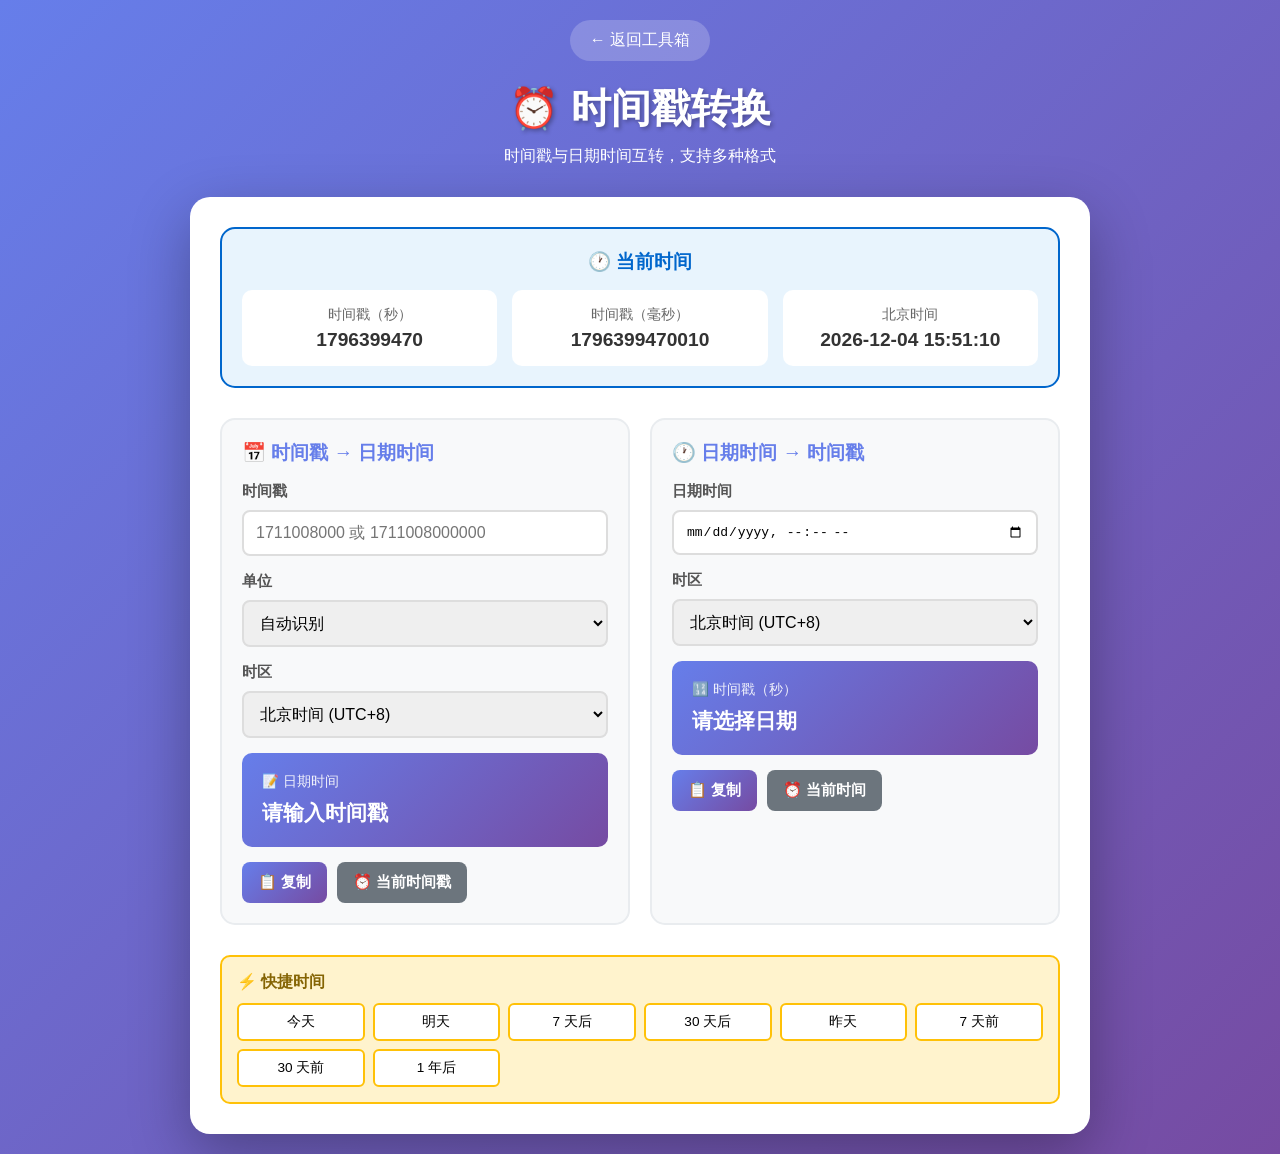
<file: tools/timestamp-converter/index.html>
<!DOCTYPE html>
<html lang="zh-CN">
<head>
    <meta charset="UTF-8">
    <meta name="viewport" content="width=device-width, initial-scale=1.0">
    <title>时间戳转换工具 - 许先生的工具箱</title>
    <style>
        * {
            margin: 0;
            padding: 0;
            box-sizing: border-box;
        }

        body {
            font-family: -apple-system, BlinkMacSystemFont, 'Segoe UI', Roboto, sans-serif;
            background: linear-gradient(135deg, #667eea 0%, #764ba2 100%);
            min-height: 100vh;
            padding: 20px;
        }

        .container {
            max-width: 900px;
            margin: 0 auto;
        }

        .header {
            text-align: center;
            color: white;
            margin-bottom: 30px;
        }

        .header h1 {
            font-size: 2.5em;
            margin-bottom: 10px;
            text-shadow: 2px 2px 4px rgba(0,0,0,0.3);
        }

        .back-btn {
            display: inline-block;
            background: rgba(255,255,255,0.2);
            color: white;
            padding: 10px 20px;
            border-radius: 25px;
            text-decoration: none;
            margin-bottom: 20px;
            transition: background 0.3s;
        }

        .back-btn:hover {
            background: rgba(255,255,255,0.3);
        }

        .main-content {
            background: white;
            border-radius: 20px;
            padding: 30px;
            box-shadow: 0 20px 60px rgba(0,0,0,0.3);
        }

        .converter-grid {
            display: grid;
            grid-template-columns: 1fr 1fr;
            gap: 20px;
            margin-bottom: 30px;
        }

        .converter-card {
            background: #f8f9fa;
            border-radius: 15px;
            padding: 20px;
            border: 2px solid #e9ecef;
        }

        .converter-card h3 {
            color: #667eea;
            margin-bottom: 15px;
            font-size: 1.2em;
        }

        .input-group {
            margin-bottom: 15px;
        }

        .input-group label {
            display: block;
            margin-bottom: 8px;
            color: #555;
            font-weight: 600;
            font-size: 0.95em;
        }

        .input-group input,
        .input-group select {
            width: 100%;
            padding: 12px;
            border: 2px solid #ddd;
            border-radius: 8px;
            font-size: 1em;
            transition: border-color 0.3s;
        }

        .input-group input:focus,
        .input-group select:focus {
            outline: none;
            border-color: #667eea;
        }

        .result-box {
            background: linear-gradient(135deg, #667eea 0%, #764ba2 100%);
            color: white;
            padding: 20px;
            border-radius: 10px;
            margin-top: 15px;
        }

        .result-label {
            font-size: 0.85em;
            opacity: 0.9;
            margin-bottom: 8px;
        }

        .result-value {
            font-size: 1.3em;
            font-weight: 600;
            word-break: break-all;
        }

        .current-time {
            background: #e8f4fd;
            border: 2px solid #0066cc;
            border-radius: 15px;
            padding: 20px;
            margin-bottom: 30px;
            text-align: center;
        }

        .current-time h3 {
            color: #0066cc;
            margin-bottom: 15px;
        }

        .time-display {
            display: grid;
            grid-template-columns: repeat(auto-fit, minmax(200px, 1fr));
            gap: 15px;
        }

        .time-item {
            background: white;
            padding: 15px;
            border-radius: 10px;
        }

        .time-item-label {
            color: #666;
            font-size: 0.9em;
            margin-bottom: 5px;
        }

        .time-item-value {
            color: #333;
            font-size: 1.2em;
            font-weight: 600;
        }

        .btn-group {
            display: flex;
            gap: 10px;
            flex-wrap: wrap;
            margin-top: 15px;
        }

        .btn {
            padding: 10px 16px;
            border: none;
            border-radius: 8px;
            cursor: pointer;
            font-size: 0.95em;
            font-weight: 600;
            transition: all 0.3s;
        }

        .btn-primary {
            background: linear-gradient(135deg, #667eea 0%, #764ba2 100%);
            color: white;
        }

        .btn-primary:hover {
            transform: translateY(-2px);
            box-shadow: 0 5px 15px rgba(102, 126, 234, 0.4);
        }

        .btn-secondary {
            background: #6c757d;
            color: white;
        }

        .btn-success {
            background: #28a745;
            color: white;
        }

        .quick-times {
            background: #fff3cd;
            border: 2px solid #ffc107;
            border-radius: 10px;
            padding: 15px;
            margin-top: 20px;
        }

        .quick-times h4 {
            color: #856404;
            margin-bottom: 10px;
            font-size: 1em;
        }

        .quick-times-grid {
            display: grid;
            grid-template-columns: repeat(auto-fit, minmax(120px, 1fr));
            gap: 8px;
        }

        .quick-btn {
            padding: 8px 12px;
            background: white;
            border: 2px solid #ffc107;
            border-radius: 6px;
            cursor: pointer;
            font-size: 0.85em;
            transition: all 0.3s;
            text-align: center;
        }

        .quick-btn:hover {
            background: #ffc107;
            color: white;
        }

        /* 📱 移动端适配 */
        @media (max-width: 768px) {
            body { padding: 10px; }
            .header h1 { font-size: 1.8em; }
            .main-content { padding: 20px; }
            .converter-grid { grid-template-columns: 1fr; }
            .time-display { grid-template-columns: 1fr; }
        }

        @media (max-width: 480px) {
            .header h1 { font-size: 1.5em; }
            .btn-group { flex-direction: column; }
            .btn { width: 100%; }
        }
    </style>
</head>
<body>
    <div class="container">
        <div class="header">
            <a href="../../index.html" class="back-btn">← 返回工具箱</a>
            <h1>⏰ 时间戳转换</h1>
            <p>时间戳与日期时间互转，支持多种格式</p>
        </div>

        <div class="main-content">
            <!-- 当前时间 -->
            <div class="current-time">
                <h3>🕐 当前时间</h3>
                <div class="time-display">
                    <div class="time-item">
                        <div class="time-item-label">时间戳（秒）</div>
                        <div class="time-item-value" id="currentSeconds">0</div>
                    </div>
                    <div class="time-item">
                        <div class="time-item-label">时间戳（毫秒）</div>
                        <div class="time-item-value" id="currentMillis">0</div>
                    </div>
                    <div class="time-item">
                        <div class="time-item-label">北京时间</div>
                        <div class="time-item-value" id="currentTime">--</div>
                    </div>
                </div>
            </div>

            <!-- 转换器 -->
            <div class="converter-grid">
                <!-- 时间戳转日期 -->
                <div class="converter-card">
                    <h3>📅 时间戳 → 日期时间</h3>
                    <div class="input-group">
                        <label>时间戳</label>
                        <input type="text" id="timestampInput" placeholder="1711008000 或 1711008000000">
                    </div>
                    <div class="input-group">
                        <label>单位</label>
                        <select id="timestampUnit" onchange="convertTimestamp()">
                            <option value="auto">自动识别</option>
                            <option value="seconds">秒（10 位）</option>
                            <option value="millis">毫秒（13 位）</option>
                        </select>
                    </div>
                    <div class="input-group">
                        <label>时区</label>
                        <select id="timezone" onchange="convertTimestamp()">
                            <option value="8">北京时间 (UTC+8)</option>
                            <option value="0">UTC 时间 (UTC+0)</option>
                            <option value="-5">美东时间 (UTC-5)</option>
                            <option value="-8">美西时间 (UTC-8)</option>
                            <option value="9">日本时间 (UTC+9)</option>
                        </select>
                    </div>
                    <div class="result-box">
                        <div class="result-label">📝 日期时间</div>
                        <div class="result-value" id="dateResult">请输入时间戳</div>
                    </div>
                    <div class="btn-group">
                        <button class="btn btn-primary" onclick="copyResult('dateResult')">📋 复制</button>
                        <button class="btn btn-secondary" onclick="fillCurrentTimestamp()">⏰ 当前时间戳</button>
                    </div>
                </div>

                <!-- 日期转时间戳 -->
                <div class="converter-card">
                    <h3>🕐 日期时间 → 时间戳</h3>
                    <div class="input-group">
                        <label>日期时间</label>
                        <input type="datetime-local" id="dateInput" onchange="convertDate()">
                    </div>
                    <div class="input-group">
                        <label>时区</label>
                        <select id="dateToTimestampTimezone" onchange="convertDate()">
                            <option value="8">北京时间 (UTC+8)</option>
                            <option value="0">UTC 时间 (UTC+0)</option>
                            <option value="-5">美东时间 (UTC-5)</option>
                            <option value="-8">美西时间 (UTC-8)</option>
                            <option value="9">日本时间 (UTC+9)</option>
                        </select>
                    </div>
                    <div class="result-box">
                        <div class="result-label">🔢 时间戳（秒）</div>
                        <div class="result-value" id="timestampResult">请选择日期</div>
                    </div>
                    <div class="btn-group">
                        <button class="btn btn-primary" onclick="copyResult('timestampResult')">📋 复制</button>
                        <button class="btn btn-secondary" onclick="fillCurrentDate()">⏰ 当前时间</button>
                    </div>
                </div>
            </div>

            <!-- 快捷时间 -->
            <div class="quick-times">
                <h4>⚡ 快捷时间</h4>
                <div class="quick-times-grid">
                    <div class="quick-btn" onclick="fillCustomDate(0)">今天</div>
                    <div class="quick-btn" onclick="fillCustomDate(1)">明天</div>
                    <div class="quick-btn" onclick="fillCustomDate(7)">7 天后</div>
                    <div class="quick-btn" onclick="fillCustomDate(30)">30 天后</div>
                    <div class="quick-btn" onclick="fillCustomDate(-1)">昨天</div>
                    <div class="quick-btn" onclick="fillCustomDate(-7)">7 天前</div>
                    <div class="quick-btn" onclick="fillCustomDate(-30)">30 天前</div>
                    <div class="quick-btn" onclick="fillCustomDate(365)">1 年后</div>
                </div>
            </div>
        </div>
    </div>

    <script>
        // 更新当前时间
        function updateCurrentTime() {
            const now = new Date();
            const seconds = Math.floor(now.getTime() / 1000);
            const millis = now.getTime();
            
            document.getElementById('currentSeconds').textContent = seconds;
            document.getElementById('currentMillis').textContent = millis;
            document.getElementById('currentTime').textContent = formatDateTime(now);
        }

        // 格式化日期时间
        function formatDateTime(date) {
            const year = date.getFullYear();
            const month = String(date.getMonth() + 1).padStart(2, '0');
            const day = String(date.getDate()).padStart(2, '0');
            const hours = String(date.getHours()).padStart(2, '0');
            const minutes = String(date.getMinutes()).padStart(2, '0');
            const seconds = String(date.getSeconds()).padStart(2, '0');
            
            return `${year}-${month}-${day} ${hours}:${minutes}:${seconds}`;
        }

        // 时间戳转日期
        function convertTimestamp() {
            const input = document.getElementById('timestampInput').value.trim();
            const resultDiv = document.getElementById('dateResult');
            const unit = document.getElementById('timestampUnit').value;
            const timezone = parseInt(document.getElementById('timezone').value);

            if (!input) {
                resultDiv.textContent = '请输入时间戳';
                return;
            }

            let timestamp = parseInt(input);
            
            if (isNaN(timestamp)) {
                resultDiv.textContent = '❌ 无效的时间戳';
                return;
            }

            // 自动识别单位
            if (unit === 'auto') {
                if (input.length === 10) {
                    timestamp *= 1000; // 秒转毫秒
                } else if (input.length === 13) {
                    // 已经是毫秒
                } else if (input.length === 16) {
                    timestamp = Math.floor(timestamp / 1000); // 微秒转毫秒
                } else {
                    resultDiv.textContent = '❌ 无法识别时间戳单位，请手动选择';
                    return;
                }
            } else if (unit === 'seconds') {
                timestamp *= 1000;
            }

            // 应用时区偏移
            const utcTime = new Date(timestamp);
            const localTime = new Date(utcTime.getTime() + timezone * 3600000);

            resultDiv.textContent = formatDateTime(localTime) + ` (UTC${timezone >= 0 ? '+' : ''}${timezone})`;
        }

        // 日期转时间戳
        function convertDate() {
            const input = document.getElementById('dateInput').value;
            const resultDiv = document.getElementById('timestampResult');
            const timezone = parseInt(document.getElementById('dateToTimestampTimezone').value);

            if (!input) {
                resultDiv.textContent = '请选择日期';
                return;
            }

            const date = new Date(input);
            
            // 应用时区偏移
            const utcTime = date.getTime() - timezone * 3600000;
            const seconds = Math.floor(utcTime / 1000);
            const millis = utcTime;

            resultDiv.textContent = `${seconds} 秒\n(${millis} 毫秒)`;
        }

        // 复制结果
        function copyResult(elementId) {
            const text = document.getElementById(elementId).textContent;
            if (text === '请输入时间戳' || text === '请选择日期' || text.includes('❌')) {
                alert('请先输入有效的值');
                return;
            }

            navigator.clipboard.writeText(text.replace('\n', ' ')).then(() => {
                showToast('✅ 已复制');
            }).catch(err => {
                alert('复制失败：' + err);
            });
        }

        // 填充当前时间戳
        function fillCurrentTimestamp() {
            const seconds = Math.floor(Date.now() / 1000);
            document.getElementById('timestampInput').value = seconds;
            convertTimestamp();
        }

        // 填充当前日期
        function fillCurrentDate() {
            const now = new Date();
            const local = new Date(now.getTime() - now.getTimezoneOffset() * 60000);
            document.getElementById('dateInput').value = local.toISOString().slice(0, 16);
            convertDate();
        }

        // 填充自定义日期
        function fillCustomDate(days) {
            const now = new Date();
            now.setDate(now.getDate() + days);
            const local = new Date(now.getTime() - now.getTimezoneOffset() * 60000);
            document.getElementById('dateInput').value = local.toISOString().slice(0, 16);
            convertDate();
        }

        // 提示框
        function showToast(message) {
            const toast = document.createElement('div');
            toast.style.cssText = `
                position: fixed;
                top: 50%;
                left: 50%;
                transform: translate(-50%, -50%);
                background: rgba(0,0,0,0.8);
                color: white;
                padding: 20px 30px;
                border-radius: 10px;
                font-size: 1.1em;
                z-index: 1000;
            `;
            toast.textContent = message;
            document.body.appendChild(toast);
            setTimeout(() => toast.remove(), 2000);
        }

        // 初始化
        updateCurrentTime();
        setInterval(updateCurrentTime, 1000);
    </script>
</body>
</html>
</file>
<file: assets/css/style.css>
* {
    margin: 0;
    padding: 0;
    box-sizing: border-box;
}

body {
    font-family: -apple-system, BlinkMacSystemFont, 'Segoe UI', Roboto, 'Helvetica Neue', Arial, 'Noto Sans SC', sans-serif;
    line-height: 1.6;
    color: #333;
    background-color: #f5f7fa;
    min-height: 100vh;
}

.wrapper {
    display: flex;
    flex-direction: column;
    min-height: 100vh;
}

.container {
    max-width: 1200px;
    margin: 0 auto;
    padding: 0 20px;
}

/* Header */
.header {
    background: linear-gradient(135deg, #667eea 0%, #764ba2 100%);
    color: white;
    padding: 3rem 0;
    text-align: center;
}

.site-title {
    font-size: 2.5rem;
    margin-bottom: 0.5rem;
    font-weight: 700;
}

.site-slogan {
    font-size: 1.1rem;
    opacity: 0.9;
}

/* Main */
.main {
    flex: 1;
    padding: 2rem 0;
}

.intro {
    background: white;
    padding: 2rem;
    border-radius: 12px;
    box-shadow: 0 2px 12px rgba(0,0,0,0.08);
    margin-bottom: 2rem;
}

.intro h2 {
    color: #667eea;
    margin-bottom: 1rem;
    font-size: 1.5rem;
}

.intro p {
    color: #666;
    font-size: 1rem;
}

/* Tools Grid */
.section-title {
    color: #333;
    font-size: 1.5rem;
    margin-bottom: 1.5rem;
    padding-bottom: 0.5rem;
    border-bottom: 3px solid #667eea;
    display: inline-block;
}

.tools-list {
    display: grid;
    grid-template-columns: repeat(auto-fill, minmax(300px, 1fr));
    gap: 1.5rem;
    margin-bottom: 2rem;
}

.tool-card {
    background: white;
    border-radius: 12px;
    padding: 2rem;
    text-decoration: none;
    color: inherit;
    box-shadow: 0 2px 12px rgba(0,0,0,0.08);
    transition: transform 0.3s, box-shadow 0.3s;
    display: block;
    position: relative;
}

.tool-card:hover {
    transform: translateY(-5px);
    box-shadow: 0 8px 24px rgba(102, 126, 234, 0.2);
}

.tool-icon {
    font-size: 3rem;
    margin-bottom: 1rem;
}

.tool-name {
    font-size: 1.3rem;
    color: #667eea;
    margin-bottom: 0.5rem;
    font-weight: 600;
}

.tool-desc {
    color: #666;
    font-size: 0.95rem;
    line-height: 1.5;
    margin-bottom: 1rem;
}

.tool-status {
    display: inline-block;
    padding: 4px 12px;
    background: #e8f5e9;
    color: #2e7d32;
    border-radius: 20px;
    font-size: 0.85rem;
    font-weight: 500;
}

/* Coming Soon */
.coming-soon {
    background: white;
    padding: 2rem;
    border-radius: 12px;
    box-shadow: 0 2px 12px rgba(0,0,0,0.08);
    text-align: center;
}

.coming-soon p {
    color: #999;
}

/* Footer */
.footer {
    background: #2d3748;
    color: #a0aec0;
    padding: 2rem 0;
    text-align: center;
}

.footer p {
    font-size: 0.9rem;
}

/* Responsive */
@media (max-width: 768px) {
    .site-title {
        font-size: 2rem;
    }
    
    .tools-list {
        grid-template-columns: 1fr;
    }
    
    .header {
        padding: 2rem 0;
    }
}
</file>
